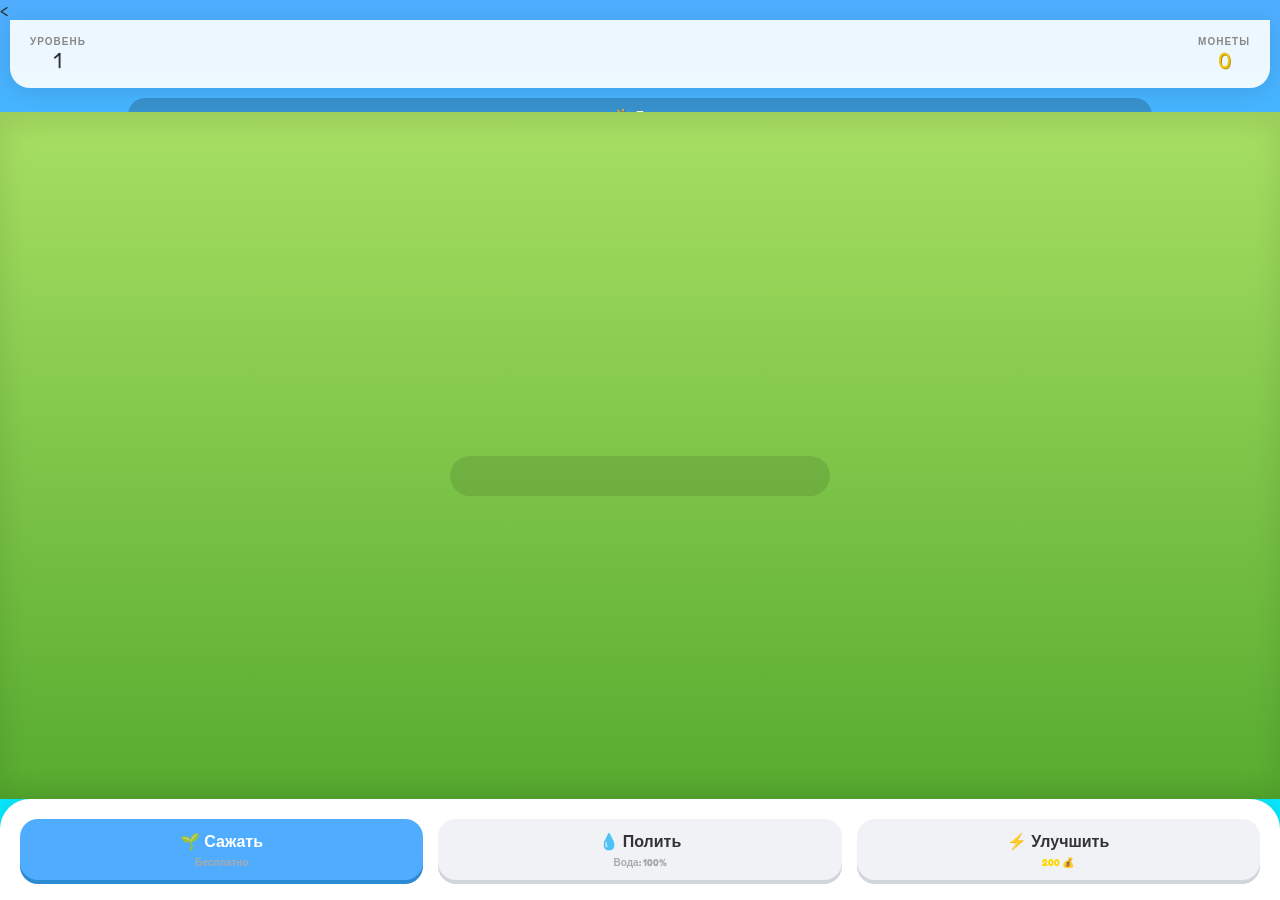
<file: city/index.html>
<<!DOCTYPE html>
<html lang="ru">
<head>
    <meta charset="UTF-8">
    <meta name="viewport" content="width=device-width, initial-scale=1.0, maximum-scale=1.0, user-scalable=no">
    <title>Farm Arcade</title>
    <script src="https://telegram.org/js/telegram-web-app.js"></script>
    
        <style>
    @import url('https://fonts.googleapis.com/css2?family=Fredoka+One&display=swap');

    :root {
        --sky-top: #4facfe;
        --sky-bot: #00f2fe;
        --grass: #76b852;
        --dirt: #8d6e63;
        --dirt-dark: #5d4037;
        --panel: #ffffff;
        --text: #333;
    }

    body {
        background: linear-gradient(to bottom, var(--sky-top), var(--sky-bot));
        color: var(--text);
        font-family: 'Fredoka One', cursive, sans-serif;
        margin: 0;
        padding: 0;
        overflow: hidden;
        user-select: none;
        -webkit-user-select: none;
        height: 100vh;
        display: flex;
        flex-direction: column;
    }

    /* Тряска экрана */
    .shake { animation: shake 0.5s cubic-bezier(.36,.07,.19,.97) both; }
    @keyframes shake { 10%, 90% { transform: translate3d(-2px, 1px, 0); } 20%, 80% { transform: translate3d(4px, -2px, 0); } 30%, 50%, 70% { transform: translate3d(-6px, 3px, 0); } 40%, 60% { transform: translate3d(6px, -3px, 0); } }

    /* Верхняя панель (теперь белая и чистая) */
    .header {
        padding: 15px 20px;
        background: rgba(255, 255, 255, 0.9);
        backdrop-filter: blur(5px);
        display: flex;
        justify-content: space-between;
        align-items: center;
        box-shadow: 0 4px 20px rgba(0,0,0,0.1);
        border-radius: 0 0 20px 20px;
        z-index: 10;
        margin: 0 10px;
    }
    .stat-box { text-align: center; }
    .stat-label { font-size: 10px; color: #888; text-transform: uppercase; letter-spacing: 1px; font-weight: bold; }
    .stat-value { font-size: 22px; color: #333; }
    #money { color: #f1c40f; text-shadow: 1px 1px 0 #b7950b; }

    /* Погода */
    .weather-bar {
        margin-top: 10px;
        height: 34px;
        background: rgba(0,0,0,0.2);
        border-radius: 17px;
        display: flex;
        align-items: center;
        justify-content: center;
        font-size: 14px;
        color: #fff;
        width: 80%;
        align-self: center;
        text-shadow: 0 1px 2px rgba(0,0,0,0.3);
        transition: all 0.5s;
    }
    .weather-active { background: #ff6b6b; transform: scale(1.05); box-shadow: 0 0 15px #ff6b6b; }

    /* Игровое поле */
    .game-area {
        flex: 1;
        display: flex;
        justify-content: center;
        align-items: center;
        position: relative;
        background: url('https://www.transparenttextures.com/patterns/grass.png'), linear-gradient(to bottom, #a8e063, #56ab2f); /* Текстура травы */
        background-size: 200px, cover;
        margin-top: -20px; /* Заезжаем под хедер */
        padding-top: 40px;
        z-index: 1;
        box-shadow: inset 0 10px 30px rgba(0,0,0,0.1);
    }
    
    .grid {
        display: grid;
        grid-template-columns: repeat(3, 1fr);
        gap: 15px;
        width: 85%;
        max-width: 340px;
        padding: 20px;
        background: rgba(0,0,0,0.1);
        border-radius: 30px;
    }

    /* Грядки - теперь похожи на землю */
    .tile {
        aspect-ratio: 1;
        background: var(--dirt);
        border: 4px solid var(--dirt-dark);
        border-radius: 20px;
        position: relative;
        cursor: pointer;
        transition: transform 0.1s;
        box-shadow: inset 5px 5px 10px rgba(0,0,0,0.3), 0 5px 0 var(--dirt-dark);
        display: flex;
        justify-content: center;
        align-items: center;
        font-size: 45px;
        overflow: hidden;
    }
    .tile:active { transform: translateY(5px); box-shadow: inset 5px 5px 10px rgba(0,0,0,0.3), 0 0 0 var(--dirt-dark); }
    
    /* Состояния грядок */
    .tile.growing { font-size: 30px; animation: breathe 2s infinite ease-in-out; }
    @keyframes breathe { 0%, 100% { transform: scale(1); } 50% { transform: scale(1.05); } }

    .tile.ready { 
        background: #a1887f; /* Сухая земля */
        border-color: #795548;
        box-shadow: 0 0 20px rgba(255, 255, 255, 0.4), 0 5px 0 #795548;
    }
    .tile.ready::after {
        content: '✨';
        position: absolute;
        top: 5px; right: 5px;
        font-size: 15px;
        animation: spin 2s linear infinite;
    }

    .tile.golden { 
        background: radial-gradient(circle, #ffd700, #ff8c00); 
        border-color: #b8860b;
        animation: glow 0.5s infinite alternate; 
    }
    @keyframes glow { from { box-shadow: 0 0 10px #ffd700; } to { box-shadow: 0 0 30px #ffd700; } }

    /* Спиннер */
    .progress-ring {
        position: absolute; top: 0; left: 0; width: 100%; height: 100%;
        border-radius: 16px;
        border: 4px solid rgba(255,255,255,0.3);
        border-top-color: #fff;
        animation: spin 1s linear infinite;
        opacity: 0.5;
        display: none;
        pointer-events: none;
    }
    @keyframes spin { to { transform: rotate(360deg); } }

    /* Комбо UI */
    .combo-container {
        position: absolute;
        top: 15%;
        left: 50%;
        transform: translateX(-50%);
        pointer-events: none;
        opacity: 0;
        transition: opacity 0.2s;
        text-align: center;
        z-index: 20;
    }
    .combo-text { 
        font-size: 48px; 
        color: #ff0055; 
        font-weight: 900;
        text-shadow: 3px 3px 0 #fff, 0 0 20px rgba(255,0,85,0.5); 
        transform: rotate(-5deg); 
    }
    .combo-timer { width: 100%; height: 8px; background: rgba(0,0,0,0.3); margin-top: 5px; border-radius: 4px; overflow: hidden; }
    .combo-fill { height: 100%; background: #ff0055; width: 100%; }

    /* Нижняя панель */
    .controls {
        background: #fff;
        padding: 20px;
        border-radius: 30px 30px 0 0;
        display: grid;
        grid-template-columns: 1fr 1fr 1fr;
        gap: 15px;
        box-shadow: 0 -5px 30px rgba(0,0,0,0.1);
        z-index: 10;
    }
    .btn {
        background: #f0f2f5;
        color: #333;
        border: none;
        padding: 12px;
        border-radius: 18px;
        font-family: inherit;
        font-size: 16px;
        font-weight: bold;
        cursor: pointer;
        display: flex;
        flex-direction: column;
        align-items: center;
        gap: 5px;
        transition: all 0.2s;
        box-shadow: 0 4px 0 #d1d5db;
    }
    .btn:active { transform: translateY(4px); box-shadow: 0 0 0 #d1d5db; }
    
    .btn.active { background: #4facfe; color: white; box-shadow: 0 4px 0 #2c8ad3; }
    .btn.active:active { box-shadow: 0 0 0 #2c8ad3; }

    /* Частицы */
    .particle {
        position: absolute;
        pointer-events: none;
        animation: flyUp 0.8s ease-out forwards;
        font-weight: 900;
        font-size: 24px;
        z-index: 100;
        text-shadow: 0 2px 0 #fff;
    }
    @keyframes flyUp { 0% { transform: translateY(0) scale(1); opacity: 1; } 100% { transform: translateY(-80px) scale(1.5); opacity: 0; } }
    </style>
</head>
<body>

    <div class="header">
        <div class="stat-box">
            <div class="stat-label">Уровень</div>
            <div class="stat-value" id="lvl">1</div>
        </div>
        <div class="stat-box">
            <div class="stat-label">Монеты</div>
            <div class="stat-value" id="money">0</div>
        </div>
    </div>

    <div class="weather-bar" id="weather">☀️ Ясно</div>

    <div class="game-area" id="game-area">
        <div class="combo-container" id="combo-ui">
            <div class="combo-text" id="combo-text">x2 COMBO!</div>
            <div class="combo-timer"><div class="combo-fill" id="combo-bar"></div></div>
        </div>

        <div class="grid" id="grid">
            <!-- Генерируется JS -->
        </div>
    </div>

    <div class="controls">
        <button class="btn active" id="btn-plant" onclick="setMode('plant')">
            <span>🌱 Сажать</span>
            <span style="font-size:10px; color:#aaa">Бесплатно</span>
        </button>
        <button class="btn" id="btn-water" onclick="setMode('water')">
            <span>💧 Полить</span>
            <span style="font-size:10px; color:#aaa">Вода: <span id="water-val">100</span>%</span>
        </button>
        <button class="btn" onclick="buyUpgrade()">
            <span>⚡ Улучшить</span>
            <span style="font-size:10px; color:#ffd700">200 💰</span>
        </button>
    </div>

<script>
    const tg = window.Telegram.WebApp;
    tg.expand();

    // --- НАСТРОЙКИ ---
    const CONFIG = {
        baseGrowTime: 2000,
        comboWindow: 1500, // мс на продолжение комбо
        weatherDuration: 8000,
        weatherInterval: 15000
    };
      
    // --- СОСТОЯНИЕ ---
    let game = {
        money: 0,
        level: 1,
        xp: 0,
        water: 100,
        tiles: Array(9).fill().map(() => ({ state: 'empty', timer: 0, isGold: false })),
        combo: 0,
        comboTimer: 0,
        mode: 'plant', // 'plant' or 'water'
        weather: 'sun', // 'sun', 'rain', 'drought'
        speedMult: 1
    };

    let lastTime = 0;

    // --- ИНИЦИАЛИЗАЦИЯ ---
    function init() {
        renderGrid();
        requestAnimationFrame(loop);
        setInterval(weatherCycle, CONFIG.weatherInterval);
    }

    // --- ГЛАВНЫЙ ЦИКЛ ---
    function loop(timestamp) {
        const dt = timestamp - lastTime;
        lastTime = timestamp;

        // 1. Обновление таймеров грядок
        game.tiles.forEach((tile, i) => {
            if (tile.state === 'growing') {
                let growSpeed = 1 * game.speedMult;
                if (game.weather === 'rain') growSpeed *= 2;
                if (game.weather === 'drought') growSpeed *= 0.5;

                tile.timer += dt * growSpeed;

                // Визуал прогресса (спиннер)
                const el = document.getElementById(`tile-${i}`);
                if (el) {
                    const spinner = el.querySelector('.progress-ring');
                    if (spinner) spinner.style.display = 'block';
                }

                if (tile.timer >= CONFIG.baseGrowTime) {
                    tile.state = 'ready';
                    tile.timer = 0;
                    
                    // Шанс на золото
                    if (Math.random() < 0.05) { // 5% шанс
                        tile.isGold = true;
                        // Золотая гниет быстро!
                        setTimeout(() => {
                            if (tile.state === 'ready' && tile.isGold) {
                                tile.state = 'empty';
                                tile.isGold = false;
                                renderTile(i);
                                tg.HapticFeedback.notificationOccurred('error');
                            }
                        }, 3000);
                    }
                    renderTile(i);
                    tg.HapticFeedback.impactOccurred('light');
                }
            }
        });

        // 2. Обновление комбо
        if (game.combo > 0) {
            game.comboTimer -= dt;
            const comboUi = document.getElementById('combo-ui');
            const comboBar = document.getElementById('combo-bar');
            
            if (game.comboTimer <= 0) {
                game.combo = 0;
                comboUi.style.opacity = '0';
            } else {
                comboUi.style.opacity = '1';
                comboBar.style.width = (game.comboTimer / CONFIG.comboWindow * 100) + '%';
            }
        }

        // 3. Восстановление воды
        if (game.weather === 'rain') game.water = 100;
        else if (game.water < 100) game.water += 0.05;
        
        document.getElementById('water-val').innerText = Math.floor(game.water);

        requestAnimationFrame(loop);
    }

    // --- ЛОГИКА КЛИКОВ ---
    function handleTileClick(index) {
        const tile = game.tiles[index];
        const el = document.getElementById(`tile-${index}`);

        // СБОР УРОЖАЯ
        if (tile.state === 'ready') {
            // Расчет награды
            let reward = 10;
            if (tile.isGold) reward = 500;
            
            // Комбо множитель
            game.combo++;
            game.comboTimer = CONFIG.comboWindow;
            
            // Обновление UI комбо
            const comboText = document.getElementById('combo-text');
            comboText.innerText = `x${game.combo} COMBO!`;
            // Тряска экрана на высоких комбо
            if (game.combo >= 3) {
                document.body.classList.remove('shake');
                void document.body.offsetWidth; // trigger reflow
                document.body.classList.add('shake');
                tg.HapticFeedback.impactOccurred('heavy');
            } else {
                tg.HapticFeedback.impactOccurred('medium');
            }

            const totalReward = reward * game.combo;
            game.money += totalReward;
            game.xp += 10;
            
            // Сброс тайла
            tile.state = 'empty';
            tile.isGold = false;
            
            // Эффекты
            spawnParticle(el, `+${totalReward}`, tile.isGold ? '#ffd700' : '#fff');
            checkLevelUp();
            updateUI();
            renderTile(index);
            return;
        }

        // ПОСАДКА
        if (tile.state === 'empty' && game.mode === 'plant') {
            tile.state = 'growing';
            tile.timer = 0;
            renderTile(index);
            tg.HapticFeedback.selectionChanged();
            return;
        }

        // ПОЛИВ (Ускорение)
        if (tile.state === 'growing' && game.mode === 'water') {
            if (game.water >= 20) {
                game.water -= 20;
                tile.timer += 1000; // +1 секунда роста
                spawnParticle(el, "⚡", "#4cc9f0");
                tg.HapticFeedback.impactOccurred('light');
            } else {
                spawnParticle(el, "Нет воды!", "#ff4444");
            }
        }
    }

    // --- ПОГОДА ---
    function weatherCycle() {
        const rand = Math.random();
        const bar = document.getElementById('weather');
        
        if (rand < 0.3) {
            game.weather = 'rain';
            bar.innerText = '⛈️ ЛИВЕНЬ! (Вода ∞, Рост x2)';
            bar.className = 'weather-bar weather-active';
            document.body.style.background = '#162447';
        } else if (rand > 0.8) {
            game.weather = 'drought';
            bar.innerText = '🌵 ЗАСУХА! (Рост замедлен)';
            bar.className = 'weather-bar';
            bar.style.background = '#5d4037';
        } else {
            game.weather = 'sun';
            bar.innerText = '☀️ Ясно';
            bar.className = 'weather-bar';
            document.body.style.background = '#1a1a2e';
        }

        setTimeout(() => {
            game.weather = 'sun';
            bar.innerText = '☀️ Ясно';
            bar.className = 'weather-bar';
            document.body.style.background = '#1a1a2e';
        }, CONFIG.weatherDuration);
    }

    // --- РЕНДЕРИНГ ---
    function renderGrid() {
        const grid = document.getElementById('grid');
        grid.innerHTML = '';
        game.tiles.forEach((_, i) => {
            const el = document.createElement('div');
            el.id = `tile-${i}`;
            el.className = 'tile';
            el.onclick = () => handleTileClick(i);
            
            // Спиннер загрузки
            const spinner = document.createElement('div');
            spinner.className = 'progress-ring';
            el.appendChild(spinner);

            grid.appendChild(el);
            renderTile(i);
        });
    }

    function renderTile(index) {
        const tile = game.tiles[index];
        const el = document.getElementById(`tile-${index}`);
        const spinner = el.querySelector('.progress-ring');

        el.className = 'tile';
        el.innerText = '';
        spinner.style.display = 'none';

        if (tile.state === 'empty') {
            // пусто
        } else if (tile.state === 'growing') {
            el.innerText = '🌱';
            spinner.style.display = 'block';
        } else if (tile.state === 'ready') {
            el.classList.add('ready');
            if (tile.isGold) {
                el.classList.add('golden');
                el.innerText = '🏆';
            } else {
                el.innerText = '🥕';
            }
        }
        
        // Возвращаем спиннер на место, так как innerText его затирает
        if(tile.state !== 'empty') el.appendChild(spinner);
    }

    function spawnParticle(parent, text, color) {
        const p = document.createElement('div');
        p.className = 'particle';
        p.innerText = text;
        p.style.color = color;
        
        const rect = parent.getBoundingClientRect();
        p.style.left = (rect.left + rect.width/2 - 10) + 'px';
        p.style.top = (rect.top) + 'px';
        
        document.body.appendChild(p);
        setTimeout(() => p.remove(), 1000);
    }

    function updateUI() {
        document.getElementById('money').innerText = game.money;
        document.getElementById('lvl').innerText = game.level;
    }

    function checkLevelUp() {
        const needed = game.level * 100;
        if (game.xp >= needed) {
            game.level++;
            game.xp = 0;
            game.speedMult += 0.1; // Игра ускоряется с каждым уровнем!
            tg.HapticFeedback.notificationOccurred('success');
            alert(`УРОВЕНЬ ${game.level}! Скорость роста увеличена!`);
        }
    }

    function setMode(m) {
        game.mode = m;
        document.querySelectorAll('.btn').forEach(b => b.classList.remove('active'));
        if(m === 'plant') document.getElementById('btn-plant').classList.add('active');
        if(m === 'water') document.getElementById('btn-water').classList.add('active');
    }

    function buyUpgrade() {
        if (game.money >= 200) {
            game.money -= 200;
            CONFIG.baseGrowTime *= 0.9; // Ускоряем рост глобально на 10%
            updateUI();
            tg.HapticFeedback.notificationOccurred('success');
            spawnParticle(document.body, "УСКОРЕНИЕ!", "#ffd700");
        } else {
            tg.HapticFeedback.notificationOccurred('error');
        }
    }

    init();
</script>
</body>
</html>
</file>
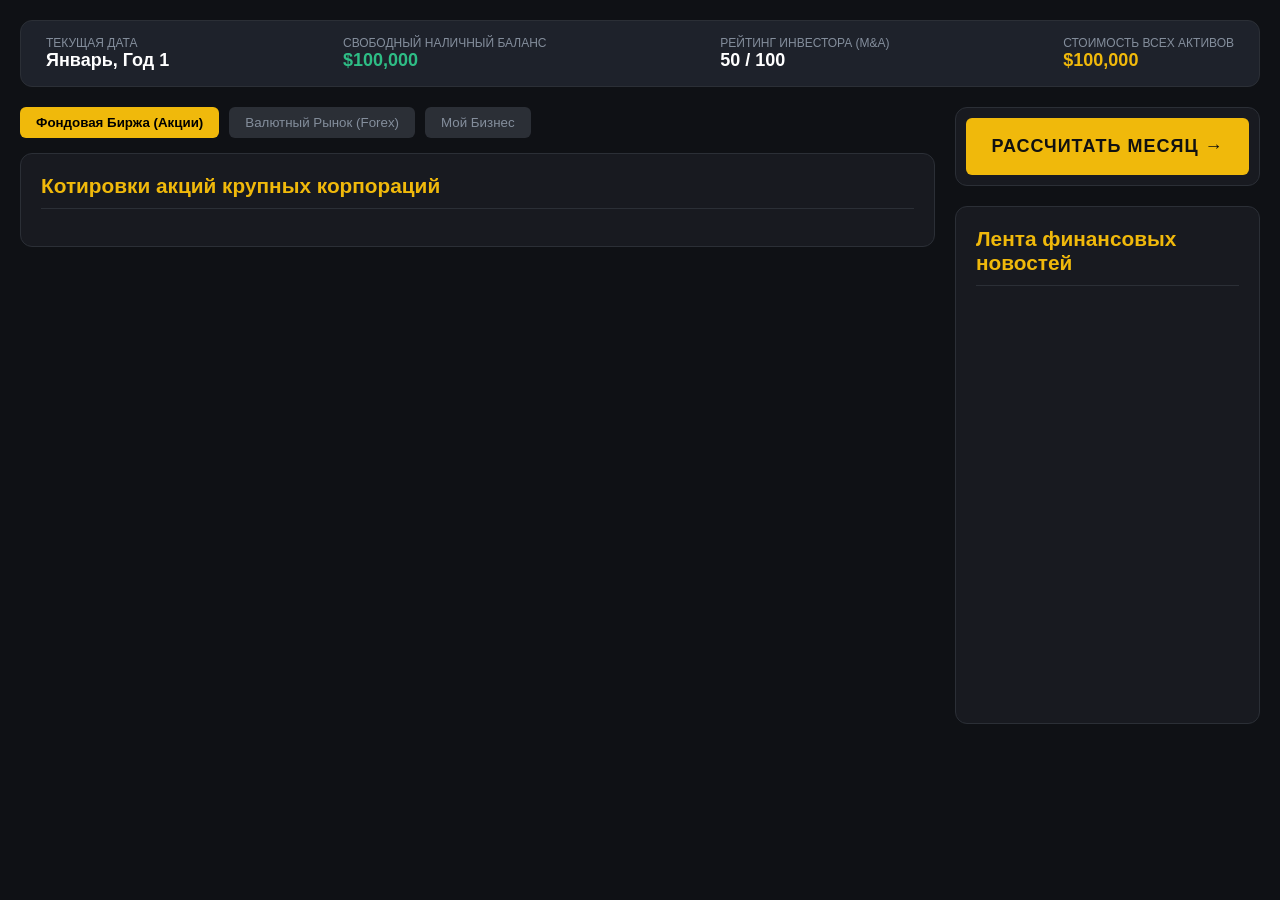
<file: Eco/index.html>
<!DOCTYPE html>
<html lang="ru">
<head>
    <meta charset="UTF-8">
    <title>Magnate OS — Экономическая Стратегия</title>
    <style>
        body { font-family: 'Segoe UI', sans-serif; background: #0f1115; color: #e4e6eb; margin: 0; padding: 20px; }
        .container { max-width: 1300px; margin: 0 auto; display: grid; grid-template-columns: 3fr 1fr; gap: 20px; }
        .card { background: #181a20; border: 1px solid #2b2f36; padding: 20px; border-radius: 12px; margin-bottom: 20px; }
        .header { display: flex; justify-content: space-between; align-items: center; background: #1e222b; padding: 15px 25px; border-radius: 12px; margin-bottom: 20px; border: 1px solid #2b2f36; }
        h2 { margin-top: 0; color: #f0b90b; font-size: 1.3rem; border-bottom: 1px solid #2b2f36; padding-bottom: 10px; }
        .grid-market { display: grid; grid-template-columns: 1fr; gap: 12px; }
        .asset-row { display: flex; align-items: center; justify-content: space-between; background: #20242c; padding: 12px; border-radius: 8px; border: 1px solid #2b2f36; }
        .asset-info { flex: 2; }
        .asset-graph { flex: 2; text-align: center; }
        .asset-actions { flex: 2; display: flex; gap: 8px; justify-content: flex-end; align-items: center; }
        canvas { background: #15181f; border-radius: 4px; border: 1px solid #2b2f36; }
        .btn { background: #2ebd85; color: white; border: none; padding: 8px 14px; cursor: pointer; border-radius: 6px; font-weight: 600; font-size: 13px; }
        .btn:hover { background: #26a671; }
        .btn-sell { background: #df294a; }
        .btn-sell:hover { background: #c6223e; }
        .btn-upgrade { background: #f0b90b; color: #000; }
        .btn-upgrade:hover { background: #dda80a; }
        .btn-next { background: #f0b90b; color: #111; width: 100%; padding: 18px; font-size: 18px; font-weight: bold; text-transform: uppercase; letter-spacing: 1px; }
        .btn-next:hover { background: #dda80a; }
        .news-box { height: 400px; overflow-y: auto; font-size: 13px; }
        .news-item { padding: 10px; border-bottom: 1px solid #2b2f36; line-height: 1.4; color: #b7bdc6; }
        .news-important { color: #f0b90b; font-weight: bold; }
        .stat-val { font-size: 18px; font-weight: bold; color: #fff; }
        .stat-lbl { font-size: 12px; color: #848e9c; }
        input[type="number"] { width: 70px; background: #15181f; color: #fff; border: 1px solid #474d57; padding: 6px; border-radius: 4px; text-align: center; }
        .tabs { display: flex; gap: 10px; margin-bottom: 15px; }
        .tab-btn { background: #2b2f36; color: #848e9c; border: none; padding: 8px 16px; border-radius: 6px; cursor: pointer; }
        .tab-btn.active { background: #f0b90b; color: #000; font-weight: bold; }
    </style>
</head>
<body>

<div class="header">
    <div><div class="stat-lbl">ТЕКУЩАЯ ДАТА</div><div class="stat-val"><span id="cur-month">Январь</span>, Год <span id="cur-year">1</span></div></div>
    <div><div class="stat-lbl">СВОБОДНЫЙ НАЛИЧНЫЙ БАЛАНС</div><div class="stat-val" style="color: #2ebd85;">$<span id="p-money">100,000</span></div></div>
    <div><div class="stat-lbl">РЕЙТИНГ ИНВЕСТОРА (M&A)</div><div class="stat-val"><span id="p-rating">50</span> / 100</div></div>
    <div><div class="stat-lbl">СТОИМОСТЬ ВСЕХ АКТИВОВ</div><div class="stat-val" style="color: #f0b90b;">$<span id="p-portfolio">100,000</span></div></div>
</div>

<div class="container">
    <div>
        <!-- ВКЛАДКИ РЫНКОВ -->
        <div class="tabs">
            <button class="tab-btn active" onclick="game.switchTab('stocks')">Фондовая Биржа (Акции)</button>
            <button class="tab-btn" onclick="game.switchTab('forex')">Валютный Рынок (Forex)</button>
            <button class="tab-btn" onclick="game.switchTab('my-biz')">Мой Бизнес</button>
        </div>

        <!-- СЕКЦИЯ: АКЦИИ -->
        <div id="sec-stocks" class="card">
            <h2>Котировки акций крупных корпораций</h2>
            <div id="stocks-list" class="grid-market"></div>
        </div>

        <!-- СЕКЦИЯ: ВАЛЮТА -->
        <div id="sec-forex" class="card" style="display:none;">
            <h2>Курсы мировых валют (база: USD)</h2>
            <div id="forex-list" class="grid-market"></div>
        </div>

        <!-- СЕКЦИЯ: МОЙ БИЗНЕС -->
        <div id="sec-my-biz" class="card" style="display:none;">
            <h2>Управление собственными предприятиями</h2>
            <div id="my-business-zone"></div>
        </div>
    </div>

    <!-- БОКОВАЯ ПАНЕЛЬ -->
    <div>
        <div class="card" style="padding: 10px;">
            <button class="btn btn-next" onclick="game.nextTurn()">Рассчитать месяц →</button>
        </div>
        <div class="card">
            <h2>Лента финансовых новостей</h2>
            <div id="news-feed" class="news-box"></div>
        </div>
    </div>
</div>
<script>
const MONTHS = ["Январь", "Февраль", "Март", "Апрель", "Май", "Июнь", "Июль", "Август", "Сентябрь", "Октябрь", "Ноябрь", "Декабрь"];

class Game {
        constructor() {
        this.money = 100000;
        this.rating = 50;
        this.monthIdx = 0;
        this.year = 1;
        this.currentTab = 'stocks';

        // ИИ Компании на рынке (Исправлено: добавлены массивы начальной истории)
        this.companies = [
            { id: 1, name: "Apex Tech Inc.", price: 120, history:, dividend: 4.5, stability: 65, owned: 0, volatility: 0.04, trend: 0.01, isAI: true },
            { id: 2, name: "Nord Crude Oil", price: 340, history:, dividend: 18.0, stability: 75, owned: 0, volatility: 0.03, trend: 0.005, isAI: true },
            { id: 3, name: "BioGen Lab", price: 45, history:, dividend: 0.0, stability: 35, owned: 0, volatility: 0.09, trend: 0.02, isAI: true },
            { id: 4, name: "Quantum Retail", price: 85, history:, dividend: 2.1, stability: 50, owned: 0, volatility: 0.04, trend: 0.008, isAI: true }
        ];

        // Фиатные валюты (Курс к USD)
        this.currencies = [
            { id: "EUR", name: "Евро (EUR/USD)", rate: 1.09, history: [1.11,1.10,1.08,1.09,1.11,1.12,1.10,1.09,1.08,1.07,1.08,1.09], owned: 0, volatility: 0.015 },
            { id: "CNY", name: "Юань (USD/CNY)", rate: 7.21, history: [7.15,7.18,7.20,7.22,7.25,7.23,7.21,7.19,7.22,7.24,7.23,7.21], owned: 0, volatility: 0.012 }
        ];

        // Свои компании игрока
        this.myCompanies = [];
        this.news = ["Инвестиционные рынки открыты. Рассчитывайте риски взвешенно."];
    }

    

    init() {
        this.render();
    }

    switchTab(tabId) {
        this.currentTab = tabId;
        document.querySelectorAll('.tab-btn').forEach(b => b.classList.remove('active'));
        
        if (event && event.target) {
            event.target.classList.add('active');
        }
        
        document.getElementById('sec-stocks').style.display = tabId === 'stocks' ? 'block' : 'none';
        document.getElementById('sec-forex').style.display = tabId === 'forex' ? 'block' : 'none';
        document.getElementById('sec-my-biz').style.display = tabId === 'my-biz' ? 'block' : 'none';
        this.render();
    }

    // Отрисовка мини-графиков цен на HTML Canvas
    drawChart(canvasId, data, isPositive = true) {
        const canvas = document.getElementById(canvasId);
        if (!canvas) return;
        const ctx = canvas.getContext('2d');
        ctx.clearRect(0, 0, canvas.width, canvas.height);

        const min = Math.min(...data) * 0.98;
        const max = Math.max(...data) * 1.02;
        const range = max - min;

        ctx.beginPath();
        ctx.strokeStyle = isPositive ? '#2ebd85' : '#df294a';
        ctx.lineWidth = 2;

        for (let i = 0; i < data.length; i++) {
            const x = (canvas.width / (data.length - 1)) * i;
            const y = canvas.height - ((data[i] - min) / range) * canvas.height;
            if (i === 0) ctx.moveTo(x, y); else ctx.lineTo(x, y);
        }
        ctx.stroke();
    }

    calculatePortfolioValue() {
        let stockVal = this.companies.reduce((sum, c) => sum + (c.owned * c.price), 0);
        let forexVal = this.currencies.reduce((sum, cur) => {
            return sum + (cur.id === "EUR" ? cur.owned * cur.rate : cur.owned / cur.rate);
        }, 0);
        let bizVal = this.myCompanies.reduce((sum, c) => sum + c.capitalization, 0);
        return this.money + stockVal + forexVal + bizVal;
    }

    render() {
        document.getElementById("p-money").innerText = Math.round(this.money).toLocaleString();
        document.getElementById("p-rating").innerText = Math.round(this.rating);
        document.getElementById("cur-month").innerText = MONTHS[this.monthIdx];
        document.getElementById("cur-year").innerText = this.year;
        document.getElementById("p-portfolio").innerText = Math.round(this.calculatePortfolioValue()).toLocaleString();

        // 1. Рендер акций
        if (this.currentTab === 'stocks') {
            const list = document.getElementById("stocks-list");
            list.innerHTML = "";
            this.companies.forEach(c => {
                const div = document.createElement("div");
                div.className = "asset-row";
                const direction = c.history[c.history.length-1] >= c.history[c.history.length-2];
                div.innerHTML = `
                    <div class="asset-info">
                        <strong>${c.name}</strong><br>
                        <small style="color:${direction?'#2ebd85':'#df294a'}">Цена: $${c.price.toFixed(2)}</small> | 
                        <small>Див. год: $${c.dividend}/акц.</small>
                    </div>
                    <div class="asset-graph"><canvas id="chart-stock-${c.id}" width="140" height="40"></canvas></div>
                    <div class="asset-info" style="text-align:center;">В портфеле: <br><strong>${c.owned} шт.</strong></div>
                    <div class="asset-actions">
                        <input type="number" id="qty-stock-${c.id}" value="10" min="1">
                        <button class="btn" onclick="game.tradeStock(${c.id}, true)">Купить</button>
                        <button class="btn btn-sell" onclick="game.tradeStock(${c.id}, false)">Продать</button>
                        <button class="btn btn-upgrade" onclick="game.proposeMAndA(${c.id})">Выкупить компанию</button>
                    </div>
                `;
                list.appendChild(div);
                this.drawChart(`chart-stock-${c.id}`, c.history, direction);
            });
        }

        // 2. Рендер Forex
        if (this.currentTab === 'forex') {
            const list = document.getElementById("forex-list");
            list.innerHTML = "";
            this.currencies.forEach(c => {
                const div = document.createElement("div");
                div.className = "asset-row";
                const direction = c.history[c.history.length-1] >= c.history[c.history.length-2];
                div.innerHTML = `
                    <div class="asset-info">
                        <strong>${c.name}</strong><br>
                        <small>Курс: ${c.rate.toFixed(4)}</small>
                    </div>
                    <div class="asset-graph"><canvas id="chart-forex-${c.id}" width="140" height="40"></canvas></div>
                    <div class="asset-info" style="text-align:center;">Резерв: <br><strong>${Math.round(c.owned).toLocaleString()} ед.</strong></div>
                    <div class="asset-actions">
                        <input type="number" id="qty-forex-${c.id}" value="1000" min="10">
                        <button class="btn" onclick="game.tradeForex('${c.id}', true)">Купить</button>
                        <button class="btn btn-sell" onclick="game.tradeForex('${c.id}', false)">Продать</button>
                    </div>
                `;
                list.appendChild(div);
                this.drawChart(chart-forex-${c.id}, c.history, direction);
        }
        }

        // 3. Рендер своего бизнеса
        if (this.currentTab === 'my-biz') {
            const zone = document.getElementById("my-business-zone");
            if (this.myCompanies.length === 0) {
                zone.innerHTML = `
                    <p>У вас пока нет зарегистрированных холдингов. Открытие корпорации обеспечит постоянную генерацию прибыли, но требует регулярных инвестиций в развитие.</p>
                    <button class="btn btn-upgrade" onclick="game.establishCompany()">Учредить Корпорацию ($150,000)</button>
                `;
            } else {
                zone.innerHTML = "";
                this.myCompanies.forEach((biz, index) => {
                    const div = document.createElement("div");
                    div.style = "background:#20242c; padding:15px; border-radius:8px; border:1px solid #2b2f36; margin-bottom:15px;";
                    div.innerHTML = `
                        <h3>🏢 ${biz.name}</h3>
                        <p>Уровень мощностей: <strong>Lvl ${biz.level}</strong> | Персонал: <strong>${biz.level * 12} чел.</strong></p>
                        <p>Рыночная капитализация бизнеса: <strong>$${Math.round(biz.capitalization).toLocaleString()}</strong></p>
                        <p>Чистая прогнозируемая доходность: <span style="color:#2ebd85">+$${Math.round(biz.monthlyRevenue).toLocaleString()} / мес.</span></p>
                        <small>Дивидендный фонд компании накопил: $${Math.round(biz.dividendPool).toLocaleString()} (Выплата в Декабре)</small>
                        <div style="margin-top:15px; display:flex; gap:10px;">
                            <button class="btn btn-upgrade" onclick="game.upgradeBusiness(${index})">Модернизировать производство (-$${Math.round(biz.level * 40000)})</button>
                            <button class="btn" style="background:#008CBA;" onclick="game.injectCapital(${index})">Инвестировать $25,000 в капитализацию</button>
                        </div>
                    `;
                    zone.appendChild(div);
                });
            }
        }

        // Новости
        const newsFeed = document.getElementById("news-feed");
        newsFeed.innerHTML = this.news.map(n => `<div class="news-item">${n}</div>`).join("");
    }
    tradeStock(id, isBuy) {
        const c = this.companies.find(item => item.id === id);
        const qty = parseInt(document.getElementById(`qty-stock-${id}`).value);
        if (isNaN(qty) || qty <= 0) return;

        if (isBuy) {
            const cost = c.price * qty;
            if (this.money >= cost) {
                this.money -= cost;
                c.owned += qty;
                this.rating = Math.min(100, this.rating + (qty * 0.002));
                this.news.unshift(`🔹 Сделка: Куплено ${qty} шт. акций ${c.name} за $${Math.round(cost)}`);
            } else alert("Недостаточно капитала!");
        } else {
            if (c.owned >= qty) {
                const revenue = c.price * qty;
                this.money += revenue;
                c.owned -= qty;
                this.news.unshift(`🔸 Сделка: Продано ${qty} шт. акций ${c.name} за $${Math.round(revenue)}`);
            } else alert("У вас нет такого количества акций!");
        }
        this.render();
    }

    tradeForex(id, isBuy) {
        const cur = this.currencies.find(item => item.id === id);
        const qty = parseFloat(document.getElementById(`qty-forex-${id}`).value);
        if (isNaN(qty) || qty <= 0) return;

        let costInUSD = (id === "EUR") ? qty * cur.rate : qty / cur.rate;

        if (isBuy) {
            if (this.money >= costInUSD) {
                this.money -= costInUSD;
                cur.owned += qty;
                this.news.unshift(`💱 Forex: Приобретено ${qty} единиц ${id}`);
            } else alert("Недостаточно долларов для конвертации.");
        } else {
            if (cur.owned >= qty) {
                this.money += costInUSD;
                cur.owned -= qty;
                this.news.unshift(`💱 Forex: Продано ${qty} единиц ${id}`);
            } else alert("Недостаточно валютных резервов данного типа.");
        }
        this.render();
    }

    proposeMAndA(id) {
        const c = this.companies.find(item => item.id === id);
        const requiredRating = c.stability;
        const offerPrice = c.price * 1200; // Полный контроль с премией к рынку

        if (this.rating < requiredRating) {
            this.news.unshift(`<span class="news-important">❌ M&A Отказ: Совет директоров ${c.name} отклонил предложение. Ваш репутационный рейтинг инвестора (${Math.round(this.rating)}) ниже требуемого (${requiredRating}).</span>`);
            this.rating = Math.max(0, this.rating - 3);
            this.render();
            return;
        }

        if (this.money < offerPrice) {
            alert(`Для проведения сделки поглощения требуется капитал в размере $${offerPrice.toLocaleString()}`);
            return;
        }

        this.money -= offerPrice;
        c.owned += 1500; // Мажоритарный пакет
        this.rating = Math.min(100, this.rating + 20);
        this.news.unshift(`<span class="news-important">🎉 ПОГЛОЩЕНИЕ: Вы выкупили контрольный пакет акций ${c.name} за $${Math.round(offerPrice).toLocaleString()}. Компания перешла под ваше управление!</span>`);
        this.render();
    }

    establishCompany() {
        if (this.money >= 150000) {
            this.money -= 150000;
            this.myCompanies.push({
                name: "United Holdings Group",
                level: 1,
                capitalization: 150000,
                monthlyRevenue: 12000,
                dividendPool: 0
            });
            this.news.unshift("🏢 ЭКОНОМИКА: Вы зарегистрировали частную корпорацию. Развивайте мощности во вкладке 'Мой бизнес'.");
            this.render();
        } else alert("Регистрация компании и формирование уставного капитала стоят $150,000.");
    }

    upgradeBusiness(idx) {
        const biz = this.myCompanies[idx];
        const cost = biz.level * 40000;
        if (this.money >= cost) {
            this.money -= cost;
            biz.level += 1;
            biz.capitalization += cost * 1.2; 
            biz.monthlyRevenue = biz.level * 14000 + (Math.random() * 3000);
            this.news.unshift(`📈 Развитие: Компания ${biz.name} модернизирована до уровня ${biz.level}. Выпуск продукции увеличен.`);
            this.render();
        } else alert("Недостаточно средств для улучшения технологических линий.");
    }

    injectCapital(idx) {
        const biz = this.myCompanies[idx];
        if (this.money >= 25000) {
            this.money -= 25000;
            biz.capitalization += 25000;
            biz.monthlyRevenue += 1500;
            this.news.unshift(`💰 Капитал: В уставной фонд ${biz.name} внесено $25,000. Оценка стоимости на рынке выросла.`);
            this.render();
        }
    }

    // ПОМЕСЯЧНЫЙ ЦИКЛ СИМУЛЯЦИИ РЫНКА (Случайные блуждания)
    nextTurn() {
        this.monthIdx++;
        if (this.monthIdx >= 12) {
            this.monthIdx = 0;
            this.year++;
            this.payoutAnnualDividends(); 
        }

        // Плавное обновление котировок акций
        this.companies.forEach(c => {
            let shock = (Math.random() - 0.49) * 2; 
            let change = c.price * (c.trend + c.volatility * shock);
            c.price = Math.max(5, c.price + change);
            
            c.history.push(c.price);
            if (c.history.length > 12) c.history.shift(); 
        });

        // Обновление Forex валют
        this.currencies.forEach(cur => {
            let change = cur.rate * (Math.random() - 0.5) * cur.volatility;
            cur.rate = Math.max(0.01, cur.rate + change);
            cur.history.push(cur.rate);
            if (cur.history.length > 12) cur.history.shift();
        });

        // Начисление операционного дохода от своего бизнеса
        this.myCompanies.forEach(biz => {
            let monthlyNet = biz.monthlyRevenue;
            this.money += monthlyNet * 0.4; // 40% сразу на баланс игроку
            biz.dividendPool += monthlyNet * 0.6; // 60% копится на годовую выплату
        });

        this.generateMonthlyNews();
        this.render();
    }

    payoutAnnualDividends() {
        let totalReceived = 0;
        this.companies.forEach(c => {
            if (c.owned > 0) totalReceived += c.owned * c.dividend;
        });
        this.myCompanies.forEach(biz => {
            totalReceived += biz.dividendPool;
            biz.dividendPool = 0; 
        });

        if (totalReceived > 0) {
            this.money += totalReceived;
            this.news.unshift(`<span class="news-important">📅 ГОДОВОЙ ОТЧЕТ: Наступил новый финансовый год. На ваш счет зачислены годовые дивиденды в объеме +$${Math.round(totalReceived).toLocaleString()}</span>`);
        }
    }

    generateMonthlyNews() {
        const generalNews = [
            "Центральный банк сохранил ключевую ставку без изменений. Рынки стабильны.",
            "Индекс потребительского доверия демонстрирует умеренный и стабильный рост.",
            "Мировые логистические компании сообщают о нормализации тарифов на морские перевозки.",
            "Аналитики прогнозируют фазу консолидации активов в течение следующего квартала."
        ];
        
        const sectoralEvents = [
            { text: "Сырьевые рынки под давлением: Nord Crude Oil корректирует инвестиционные планы.", action: () => { this.companies.find(c => c.id === 2).price *= 0.96; } },
            { text: "Технологический сектор на подъеме! Акции Apex Tech показывают повышенный спрос.", action: () => { this.companies.find(c => c.id === 1).price *= 1.05; } },
            { text: "BioGen Lab заявляет об успешном завершении первой фазы испытаний нового препарата.", action: () => { this.companies.find(c => c.id === 3).price *= 1.08; } }
        ];

        let selectedNews = "";
        if (Math.random() > 0.5) {
            let ev = sectoralEvents[Math.floor(Math.random() * sectoralEvents.length)];
            selectedNews = `📢 ЭКСТРЕННО: ${ev.text}`;
            ev.action();
        } else {
            selectedNews = `📰 Обзор: ${generalNews[Math.floor(Math.random() * generalNews.length)]}`;
        }
        
        this.news.unshift(selectedNews);
        if (this.news.length > 30) this.news.pop();
    }
}

const game = new Game();
window.onload = () => game.init();
</script>
</body>
</html>
</file>
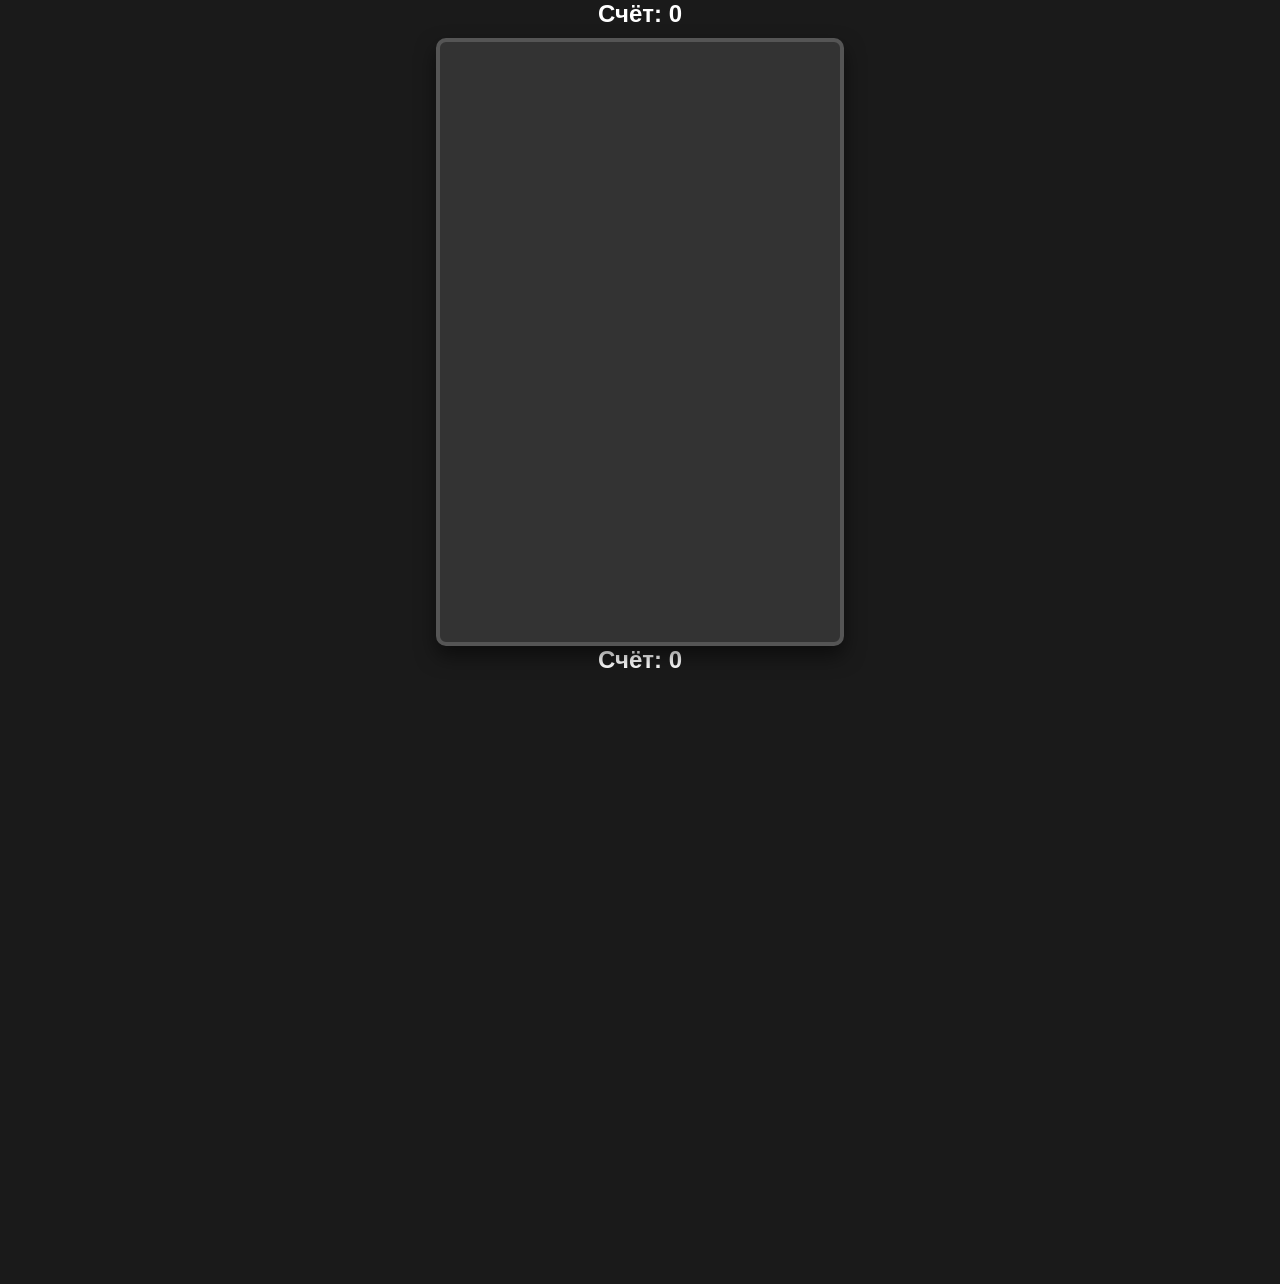
<file: fruit/index.html>
<!DOCTYPE html>
<html lang="ru">
<head>
    <meta charset="UTF-8">
    <meta name="viewport" content="width=device-width, initial-scale=1.0, maximum-scale=1.0, user-scalable=no">
    <title>Fruit Merge Mini App</title>
    <!-- Подключаем Telegram Web Apps API -->
    <script src="https://telegram.org"></script>
    <!-- Подключаем физический движок Matter.js -->
    <script src="https://cloudflare.com"></script>
    <style>
        body {
            margin: 0;
            padding: 0;
            background-color: #1a1a1a;
            color: #fff;
            font-family: sans-serif;
            display: flex;
            flex-direction: column;
            align-items: center;
            justify-content: center;
            min-height: 100vh;
            overflow: hidden;
            touch-action: none;
        }
        #score-board {
            font-size: 24px;
            margin-bottom: 10px;
            font-weight: bold;
        }
        #game-container {
            border: 4px solid #555;
            border-radius: 10px;
            box-shadow: 0 10px 20px rgba(0,0,0,0.5);
            background: #333;
            overflow: hidden;
            width: 400px;
            height: 600px;
            max-width: 100vw;
            position: relative;
        }
        canvas {
            display: block;
        }
    </style>
</head>
<body>
    <div id="score-board">Счёт: <span id="score">0</span></div>
    <div id="game-container"></div>

    <script src="app.js"></script>
</body>
</html>
    </style>
</head>
<body>
    <div id="score-board">Счёт: <span id="score">0</span></div>
    <canvas id="gameCanvas" width="400" height="600"></canvas>

    <script src="app.js"></script>
</body>
</html>
</file>
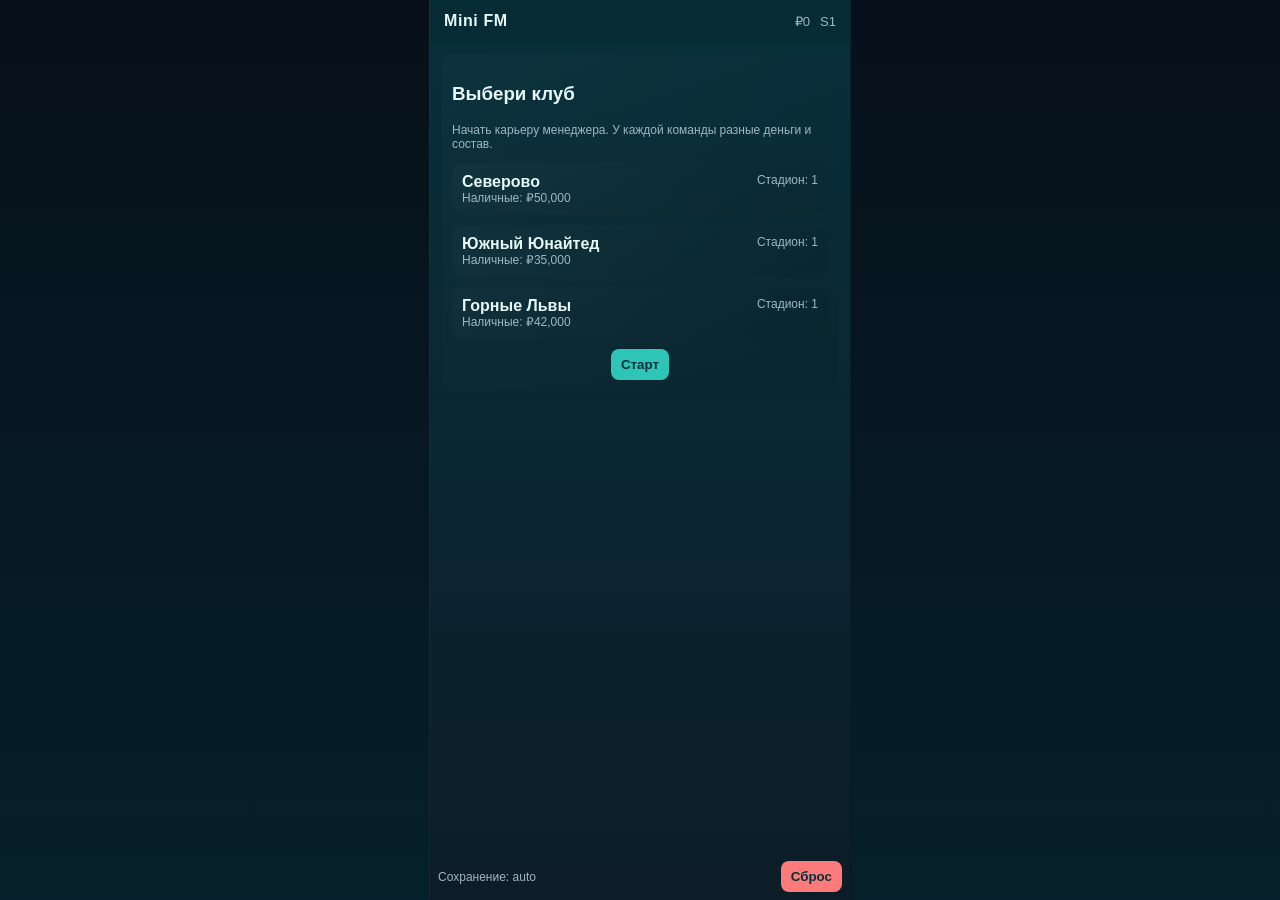
<file: i1ndex.html>
<!doctype html>
<html lang="ru">
<head>
<meta charset="utf-8" />
<meta name="viewport" content="width=device-width,initial-scale=1,viewport-fit=cover" />
<title>Mini Football Manager — Prototype</title>
<style>
  :root{
    --w:360px; --h:720px;
    --bg:#0b1622; --card:#0f2432; --accent:#2ec4b6; --muted:#9fb6c3;
  }
  html,body{height:100%;margin:0;font-family:Inter,Arial,Helvetica,sans-serif;background:linear-gradient(#07101a,#05202a);display:flex;align-items:center;justify-content:center}
  #app{width:100%;max-width:420px;height:100vh;background:linear-gradient(180deg,#07303b,#0d1d28);color:#e6f7f5;display:flex;flex-direction:column;border-left:1px solid rgba(255,255,255,0.03);border-right:1px solid rgba(0,0,0,0.2)}
  header{padding:12px 14px;display:flex;align-items:center;justify-content:space-between;background:rgba(0,0,0,0.08)}
  .brand{font-weight:700;letter-spacing:0.6px}
  .topinfo{font-size:13px;color:var(--muted);display:flex;gap:10px;align-items:center}
  main{flex:1;overflow:auto;padding:12px}
  .card{background:linear-gradient(135deg, rgba(255,255,255,0.02), rgba(0,0,0,0.06));padding:10px;border-radius:10px;margin-bottom:10px}
  .row{display:flex;gap:8px;align-items:center}
  .btn{background:var(--accent);color:#05323a;padding:8px 10px;border-radius:8px;font-weight:700;border:none}
  .tabbar{display:flex;gap:6px;justify-content:space-around;padding:10px;background:rgba(0,0,0,0.06)}
  .tab{flex:1;padding:10px;border-radius:8px;text-align:center;color:var(--muted);background:transparent}
  .tab.active{background:var(--accent);color:#052a27}
  .player{display:flex;justify-content:space-between;padding:8px;border-radius:8px;background:rgba(255,255,255,0.02);margin-bottom:6px}
  .small{font-size:12px;color:var(--muted)}
  .center{display:flex;align-items:center;justify-content:center}
  input,select{padding:8px;border-radius:8px;border:none}
  .market-item{display:flex;justify-content:space-between;padding:8px;border-radius:8px;background:rgba(0,0,0,0.08);margin-bottom:6px}
  footer{padding:8px;background:linear-gradient(180deg, rgba(0,0,0,0.04), transparent)}
  .notice{font-size:13px;color:var(--muted);padding:6px 8px;border-radius:6px;background:rgba(255,255,255,0.01)}
  @media (max-width:420px){:root{--w:100%;--h:100vh}}
</style>
</head>
<body>
<div id="app" role="application">
  <header>
    <div class="brand">Mini FM</div>
    <div class="topinfo">
      <div id="money">₽0</div>
      <div id="season">S1</div>
    </div>
  </header>

  <main id="main">
    <!-- Start / choose team -->
    <div id="start-screen" class="card">
      <h3>Выбери клуб</h3>
      <p class="small">Начать карьеру менеджера. У каждой команды разные деньги и состав.</p>
      <div id="team-choices" style="margin-top:8px"></div>
      <div style="margin-top:10px" class="center"><button id="btn-start" class="btn" disabled>Старт</button></div>
    </div>

    <!-- Main game UI -->
    <div id="game-ui" style="display:none">
      <div class="card">
        <div style="display:flex;justify-content:space-between;align-items:center">
          <div>
            <div id="club-name" style="font-weight:700"></div>
            <div class="small" id="stadium-level"></div>
          </div>
          <div style="text-align:right">
            <div id="club-money" style="font-weight:700"></div>
            <div class="small">Сезон <span id="season-num"></span></div>
          </div>
        </div>
      </div>

      <div id="view-squad" class="card" style="display:none">
        <h4>Состав</h4>
        <div id="squad-list"></div>
      </div>

      <div id="view-match" class="card" style="display:none">
        <h4>Матч</h4>
        <div class="small notice" id="match-info">Готов к матчу. Выберите оппонента (лига).</div>
        <div style="margin-top:8px" id="league-fixtures"></div>
        <div id="match-log" style="margin-top:8px"></div>
      </div>

      <div id="view-train" class="card" style="display:none">
        <h4>Тренировка</h4>
        <div class="small">Выбери фокус тренировки и игроков (увеличивает навыки, тратит день)</div>
        <div style="margin-top:8px">
          <select id="train-focus">
            <option value="attack">Атака</option>
            <option value="defense">Защита</option>
            <option value="stamina">Выносливость</option>
          </select>
        </div>
        <div style="margin-top:8px">
          <label class="small">Игроки (Ctrl/Command для множественного):</label>
          <select id="train-players" multiple style="width:100%;height:120px"></select>
        </div>
        <div style="margin-top:8px" class="center">
          <button id="btn-train" class="btn">Провести тренировку (день)</button>
        </div>
      </div>

      <div id="view-market" class="card" style="display:none">
        <h4>Трансферы</h4>
        <div class="small">Рынок свободных агентов. Купи игрока, если есть место и деньги.</div>
        <div id="market-list" style="margin-top:8px"></div>
      </div>

      <div id="view-stadium" class="card" style="display:none">
        <h4>Стадион</h4>
        <div class="small" id="stadium-desc"></div>
        <div style="margin-top:8px" class="center">
          <button id="btn-upgrade-stadium" class="btn">Улучшить стадион</button>
        </div>
      </div>

      <div class="card">
        <div class="row" style="justify-content:space-between">
          <div class="small">Очки: <span id="club-points">0</span></div>
          <div class="small">Матчи в сезоне: <span id="matches-played">0</span>/<span id="matches-total">0</span></div>
        </div>
      </div>
    </div>
  </main>

  <div class="tabbar" id="tabs" style="display:none">
    <div class="tab active" data-view="squad">Состав</div>
    <div class="tab" data-view="match">Матч</div>
    <div class="tab" data-view="train">Тренировка</div>
    <div class="tab" data-view="market">Трансферы</div>
    <div class="tab" data-view="stadium">Стадион</div>
  </div>
  <footer style="display:flex;justify-content:space-between;align-items:center">
    <div class="small">Сохранение: <span id="save-status">auto</span></div>
    <div><button id="btn-reset" class="btn" style="background:#ff7b7b">Сброс</button></div>
  </footer>
</div>

<script>
/*
Mini Football Manager — prototype
Single-file offline game using localStorage.
Author: toolbox assistant (prototype), minimal and expandable.
*/

const STORAGE_KEY = 'mini_fm_save_v1';

// Utility
function randInt(a,b){return Math.floor(Math.random()*(b-a+1))+a;}
function pick(arr){return arr[randInt(0,arr.length-1)];}
function clamp(v,a,b){return Math.max(a,Math.min(b,v));}

// Sample names and team presets
const SAMPLE_NAMES = ["Алексей","Иван","Дмитрий","Максим","Никита","Михаил","Сергей","Антон","Роман","Егор","Влад","Павел","Кирилл","Олег","Тимофей"];
const POSITIONS = ["GK","DEF","MID","FWD"];
const TEAM_TEMPLATES = [
  {id:'t1',name:'Северово',money:50000,stadium:1},
  {id:'t2',name:'Южный Юнайтед',money:35000,stadium:1},
  {id:'t3',name:'Горные Львы',money:42000,stadium:1}
];

// Create random player
function genPlayer(pos){
  const name = pick(SAMPLE_NAMES) + ' ' + String.fromCharCode(65+randInt(0,25)) + '.';
  const base = {GK:50,DEF:55,MID:58,FWD:60}[pos] || 55;
  return {
    id: 'p'+Date.now()+Math.random().toString(36).slice(2,6),
    name, position: pos,
    attack: clamp(base + randInt(-12,12),30,90),
    defense: clamp(base + randInt(-12,12),30,90),
    stamina: clamp(60 + randInt(-25,15),20,90),
    fitness: 90,
    morale: 50,
    value: 500 + randInt(500,8000),
    wage: 100 + randInt(50,800)
  };
}
// Create starting squad
function createSquad(){
  const squad = [];
  // 2 GK, 6 DEF, 6 MID, 4 FWD = 18
  for(let i=0;i<2;i++) squad.push(genPlayer('GK'));
  for(let i=0;i<6;i++) squad.push(genPlayer('DEF'));
  for(let i=0;i<6;i++) squad.push(genPlayer('MID'));
  for(let i=0;i<4;i++) squad.push(genPlayer('FWD'));
  return squad;
}

// Game state
let state = {
  club: null,
  season: 1,
  money: 0,
  squad: [],
  league: [],
  fixtures: [],
  points: 0,
  matchesPlayed: 0,
  matchesTotal: 0,
  stadiumLevel: 1,
  market: [],
};

// Save / Load
function saveState(){
  localStorage.setItem(STORAGE_KEY, JSON.stringify(state));
  document.getElementById('save-status').innerText = 'saved';
  setTimeout(()=>document.getElementById('save-status').innerText='auto',800);
}
function loadState(){
  const raw = localStorage.getItem(STORAGE_KEY);
  if(raw){ state = JSON.parse(raw); return true; }
  return false;
}
function resetState(){
  localStorage.removeItem(STORAGE_KEY);
  location.reload();
}

// UI helpers
const $ = id => document.getElementById(id);

function formatMoney(n){ return '₽' + n.toLocaleString(); }

function initStartScreen(){
  const box = $('team-choices'); box.innerHTML = '';
  TEAM_TEMPLATES.forEach(t=>{
    const div = document.createElement('div');
    div.className='card';
    div.style.cursor='pointer';
    div.innerHTML = `<div style="display:flex;justify-content:space-between">
      <div><strong>${t.name}</strong><div class="small">Наличные: ${formatMoney(t.money)}</div></div>
      <div class="small">Стадион: ${t.stadium}</div>
    </div>`;
    div.onclick = ()=> {
      document.querySelectorAll('#team-choices .card').forEach(c=>c.style.outline='none');
      div.style.outline='2px solid rgba(46,196,182,0.25)';
      $('btn-start').disabled = false;
      $('btn-start').dataset.team = t.id;
    };
    box.appendChild(div);
  });
  $('btn-start').onclick = startGame;
  $('btn-reset').onclick = resetState;
}

// Initialize game (new)
function startGame(){
  const teamid = $('btn-start').dataset.team;
  const tpl = TEAM_TEMPLATES.find(x=>x.id===teamid);
  state.club = tpl.name;
  state.season = 1;
  state.money = tpl.money;
  state.squad = createSquad();
  state.stadiumLevel = tpl.stadium || 1;
  // generate league opponents
  state.league = [];
  for(let i=0;i<5;i++){
    state.league.push({
      id:'opp'+i,
      name: tpl.name + ' II ' + (i+1),
      squad: createSquad(),
      strength: randInt(45,75),
      money: 20000
    });
  }
  // fixtures: play each opponent twice
  state.fixtures = [];
  state.league.forEach(opp=>{
    state.fixtures.push({opponent:opp.name, home:true, played:false});
    state.fixtures.push({opponent:opp.name, home:false, played:false});
  });
  shuffleArray(state.fixtures);
  state.points = 0; state.matchesPlayed = 0; state.matchesTotal = state.fixtures.length;
  // generate market
  state.market = [];
  for(let i=0;i<8;i++) state.market.push(genPlayer(pick(POSITIONS)));
  // UI switch
  $('start-screen').style.display='none';
  $('game-ui').style.display='block';
  $('tabs').style.display='flex';
  updateTop();
  showView('squad');
  saveState();
}

// Helpers
function shuffleArray(a){ for(let i=a.length-1;i>0;i--){const j=Math.floor(Math.random()*(i+1));[a[i],a[j]]=[a[j],a[i]];}}

// UI update
function updateTop(){
  $('club-name').innerText = state.club;
  $('club-money').innerText = formatMoney(state.money);
  $('season-num').innerText = state.season;
  $('stadium-level').innerText = 'Стадион: уровень ' + state.stadiumLevel;
  $('club-points').innerText = state.points;
  $('matches-played').innerText = state.matchesPlayed;
  $('matches-total').innerText = state.matchesTotal;
  $('money').innerText = formatMoney(state.money);
  $('season').innerText = 'S' + state.season;
}

// Tab handling
document.querySelectorAll('.tab').forEach(t=>{
  t.addEventListener('click',()=> {
    document.querySelectorAll('.tab').forEach(x=>x.classList.remove('active'));
    t.classList.add('active');
    showView(t.dataset.view);
  });
});
function showView(name){
  // hide all
  ['squad','match','train','market','stadium'].forEach(v=>{
    $('view-'+v).style.display='none';
  });
  $('view-'+name).style.display='block';
  if(name==='squad') renderSquad();
  if(name==='match') renderMatch();
  if(name==='train') renderTrain();
  if(name==='market') renderMarket();
  if(name==='stadium') renderStadium();
}

// Render squad
function renderSquad(){
  $('view-squad').style.display='block';
  const list = $('squad-list'); list.innerHTML='';
  state.squad.forEach(p=>{
    const div = document.createElement('div'); div.className='player';
    div.innerHTML = `<div>
        <div style="font-weight:700">${p.name} <span class="small">(${p.position})</span></div>
        <div class="small">Atk ${p.attack} · Def ${p.defense} · Sta ${p.stamina}</div>
      </div>
      <div style="text-align:right">
        <div class="small">Фит ${p.fitness}%</div>
        <div class="small">Мораль ${p.morale}</div>
      </div>`;
    list.appendChild(div);
  });
}

// Match UI / fixtures
function renderMatch(){
  const fx = $('league-fixtures'); fx.innerHTML='';
  state.fixtures.forEach((f,i)=>{
    const btn = document.createElement('div'); btn.className='market-item';
    btn.innerHTML = `<div>${f.opponent} ${f.home?'(дом)' : '(в гостях)'} ${f.played? '— сыграно':''}</div>
      <div><button class="btn" ${f.played? 'disabled':''} data-fi="${i}">Играть</button></div>`;
    fx.appendChild(btn);
  });
  // attach buttons
  fx.querySelectorAll('button').forEach(b=>{
    b.onclick = ()=> {
      const idx = +b.dataset.fi;
      playMatch(idx);
    };
  });
  $('match-log').innerHTML = '';
}
// Simple team strength calc
function teamStrength(squad, tactic='balanced'){
  // average of players but weight positions
  let atk=0,def=0,sta=0;
  squad.forEach(p => { atk+=p.attack; def+=p.defense; sta+=p.stamina*(p.fitness/100); });
  atk = atk / squad.length; def = def / squad.length; sta = sta / squad.length;
  let factor = {attacking:1.05,balanced:1.0,defensive:0.95}[tactic] || 1.0;
  return (atk*0.5 + def*0.4 + sta*0.1) * factor;
}

// Simulate a match (very simplified)
function playMatch(fiIndex){
  const fixture = state.fixtures[fiIndex];
  if(!fixture || fixture.played) return;
  // opponent find
  const opp = state.league.find(o=>o.name===fixture.opponent);
  // compute strengths
  const tactic = 'balanced';
  const ourStr = teamStrength(state.squad, tactic) * (1 + (randInt(-8,8)/100));
  const oppStr = (opp.strength) * (1 + (randInt(-8,8)/100));
  // simulate 90 minutes: generate events proportional to attack differences
  let ourGoals = 0, oppGoals = 0;
  let log = [];
  for(let m=10;m<=90;m+=randInt(10,20)){
    // chance to score for us and opp
    const chanceOur = Math.max(0.02, (ourStr/(ourStr+oppStr))*0.4);
    const chanceOpp = Math.max(0.02, (oppStr/(ourStr+oppStr))*0.4);
    if(Math.random() < chanceOur) { ourGoals++; log.push(`${m}' — Гол! ${state.club} ${ourGoals}:${oppGoals}`); }
    if(Math.random() < chanceOpp) { oppGoals++; log.push(`${m}' — Гол: ${opp.name} ${ourGoals}:${oppGoals}`); }
    // injuries
    if(Math.random() < 0.02){ const pl = pick(state.squad); pl.fitness = Math.max(30, pl.fitness - randInt(10,40)); log.push(`${m}' — Травма: ${pl.name}`); }
  }
  // finalize: change morale and money
  if(ourGoals > oppGoals){ state.points += 3; state.money += 3000 + state.stadiumLevel*500; state.points += 0; log.unshift('Победа!'); }
  else if(ourGoals === oppGoals){ state.points += 1; state.money += 1500 + state.stadiumLevel*200; log.unshift('Ничья'); }
  else { state.money += 800 + state.stadiumLevel*100; log.unshift('Поражение'); }
  fixture.played = true;
  state.matchesPlayed++;
  // small form changes
  state.squad.forEach(p=>{ p.fitness = clamp(p.fitness - randInt(5,15), 30, 100); p.morale = clamp(p.morale + (ourGoals>oppGoals?5: ourGoals===oppGoals?0:-5), 0, 100); });
  // random transfer offers / events
  if(Math.random() < 0.15){
    const p = pick(state.squad);
    const offer = Math.floor(p.value * (0.6 + Math.random()*0.8));
    log.push(`Клуб предлагает ${formatMoney(offer)} за ${p.name}`);
    // nothing automatic; user can sell from squad in market view (not auto-accept)
  }
  // render result
  const out = [`Игра ${state.club} vs ${opp.name}`, `Результат ${ourGoals}:${oppGoals}`, ...log];
  $('match-log').innerHTML = out.map(l=>`<div class="small">${l}</div>`).join('');
  updateTop();
  saveState();
}

// Training UI
function renderTrain(){
  const sel = $('train-players'); sel.innerHTML='';
  state.squad.forEach(p=>{
    const opt = document.createElement('option');
    opt.value = p.id; opt.text = `${p.name} (${p.position}) — A${p.attack}/D${p.defense}/S${p.stamina}`;
    sel.appendChild(opt);
  });
  $('btn-train').onclick = doTrain;
}

function doTrain(){
  const focus = $('train-focus').value;
  const sel = Array.from($('train-players').selectedOptions).map(o=>o.value);
  if(sel.length===0){ alert('Выбери хотя бы одного игрока для тренировки'); return; }
  // cost per player = wage * 0.5
  let cost = 0;
  sel.forEach(id=>{
    const p = state.squad.find(x=>x.id===id);
    if(p) cost += Math.ceil(p.wage*0.5);
  });
  if(state.money < cost){ if(!confirm('Недостаточно денег. Тренировка будет стоить ' + formatMoney(cost) + '. Провести в минус?')) return; }
  state.money -= cost;
  // improvement
  sel.forEach(id=>{
    const p = state.squad.find(x=>x.id===id);
    if(p){
      const gain = randInt(1,4);
      if(focus==='attack') p.attack = clamp(p.attack + gain, 30, 99);
      if(focus==='defense') p.defense = clamp(p.defense + gain, 30, 99);
      if(focus==='stamina') p.stamina = clamp(p.stamina + gain, 20, 99);
      p.fitness = clamp(p.fitness - randInt(2,8), 20, 100);
      p.morale = clamp(p.morale + 2, 0, 100);
    }
  });
  // time passes: simulate next fixture day -> no auto matches, user triggers matches
  alert('Тренировка проведена. Потрачено ' + formatMoney(cost));
  updateTop(); renderTrain(); saveState();
}

// Market UI
function renderMarket(){
  const ml = $('market-list'); ml.innerHTML='';
  state.market.forEach((p,i)=>{
    const div = document.createElement('div'); div.className='market-item';
    div.innerHTML = `<div><strong>${p.name}</strong><div class="small">${p.position} · At:${p.attack} De:${p.defense} Sta:${p.stamina}</div></div>
      <div style="text-align:right"><div class="small">${formatMoney(p.value)}</div><button class="btn buy" data-id="${p.id}">Купить</button></div>`;
    ml.appendChild(div);
  });
  // buy handlers
  ml.querySelectorAll('.buy').forEach(b=>{
    b.onclick = ()=>{
      const id = b.dataset.id;
      const ply = state.market.find(x=>x.id===id);
      if(!ply) return;
      if(state.squad.length >= 22){ alert('Нет места в заявке (макс 22). Продай кого-то.'); return; }
      if(state.money < ply.value){ if(!confirm('Недостаточно денег. Купить в долг?')) return; }
      state.money -= ply.value;
      state.squad.push(ply);
      // remove from market and add new offer
      state.market = state.market.filter(m=>m.id!==id);
      state.market.push(genPlayer(pick(POSITIONS)));
      alert('Игрок куплен: ' + ply.name);
      updateTop(); renderSquad(); renderMarket(); saveState();
    };
  });
}

// Stadium UI
function renderStadium(){
  $('stadium-desc').innerText = `Уровень ${state.stadiumLevel}. Повышает доход с матчей. Апгрейд стоит ${formatMoney(10000 * state.stadiumLevel)}.`;
  $('btn-upgrade-stadium').onclick = ()=>{
    const cost = 10000 * state.stadiumLevel;
    if(state.money < cost){ if(!confirm('Недостаточно денег для улучшения. Тратить в долг?')){} }
    state.money -= cost;
    state.stadiumLevel++;
    alert('Стадион улучшен!');
    updateTop(); renderStadium(); saveState();
  };
}

// On load: try restore
if(loadState()){
  // show game
  $('start-screen').style.display = 'none';
  $('game-ui').style.display = 'block';
  $('tabs').style.display = 'flex';
  updateTop();
  showView('squad');
} else {
  initStartScreen();
}

// Expose reset for debug
window._state = state;

</script>
</body>
</html>
</file>
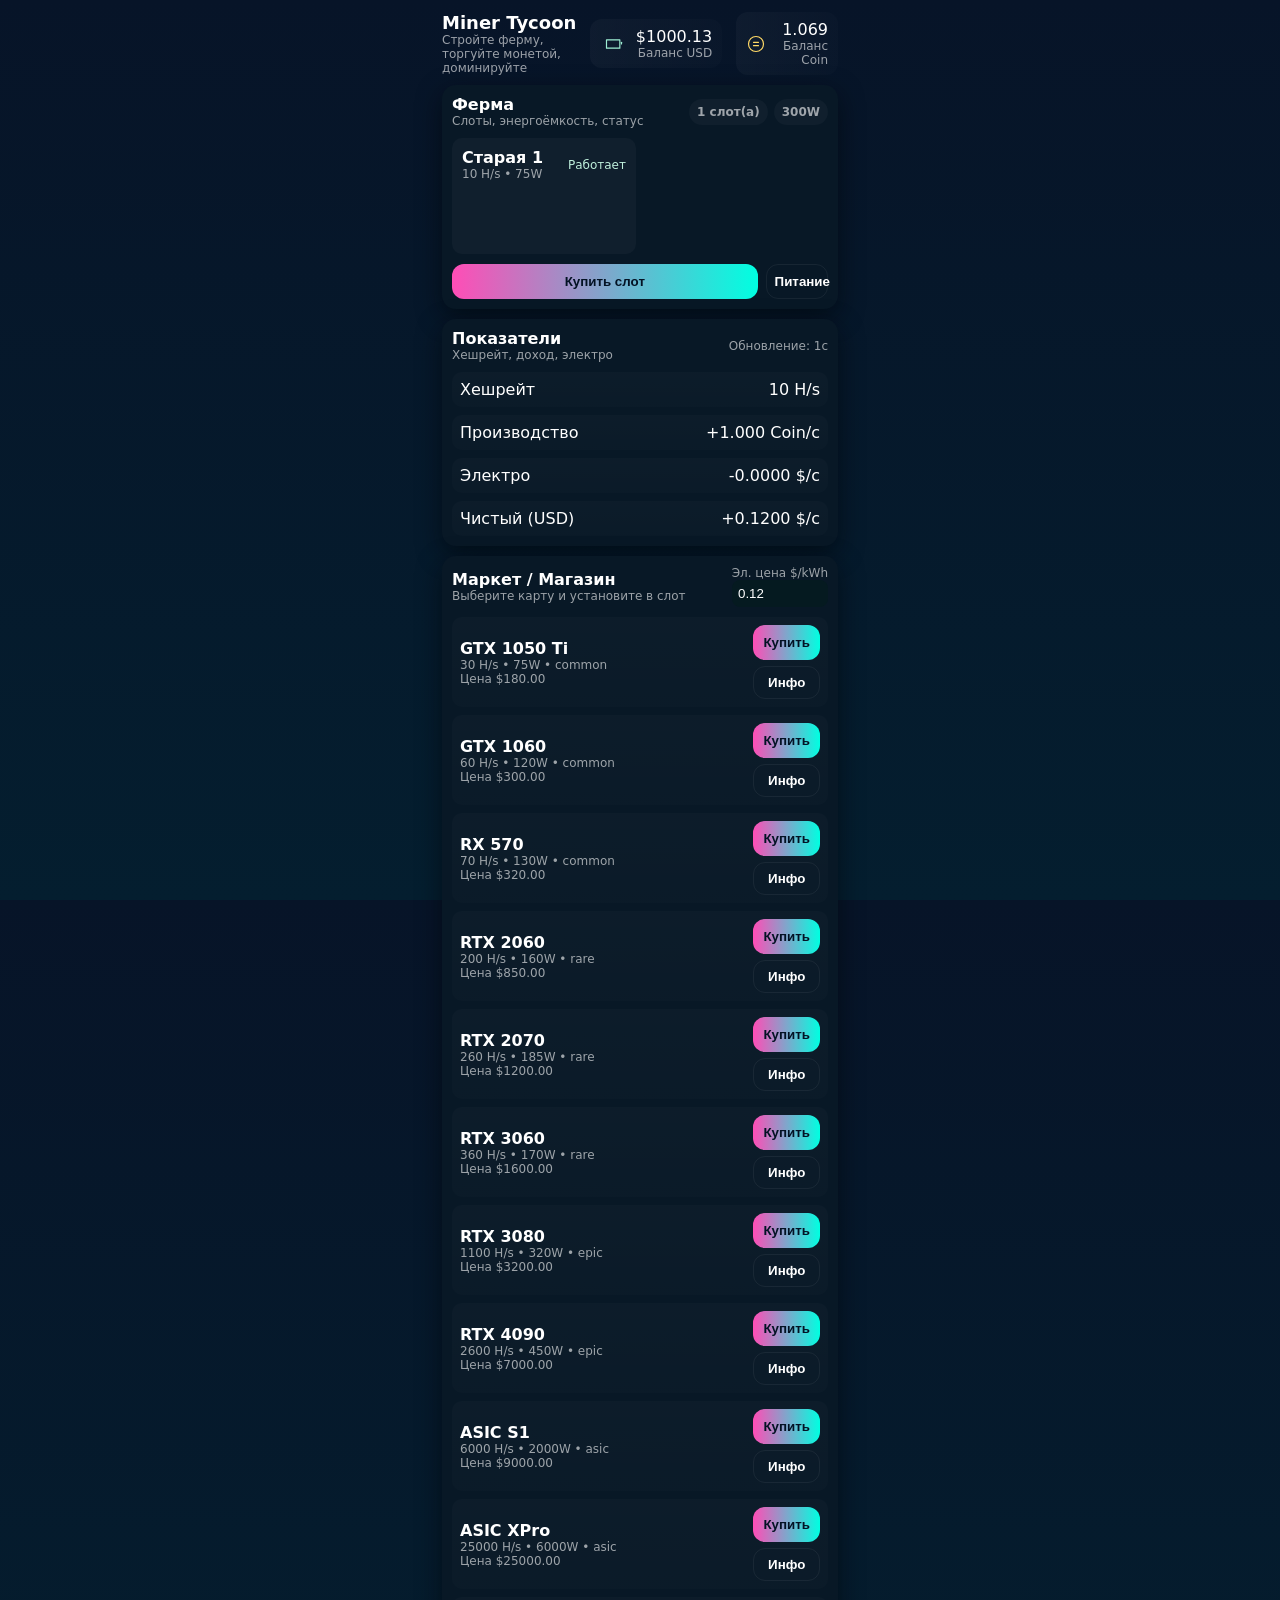
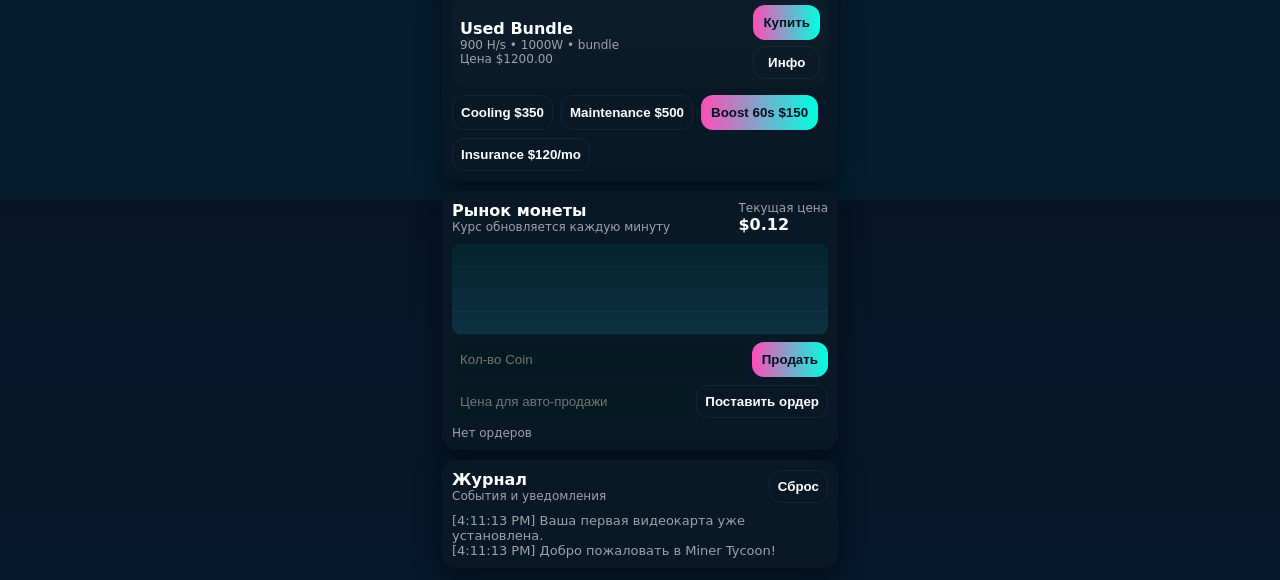
<file: inde1x.html>
<!doctype html>
<html lang="ru">
<head>
<meta charset="utf-8" />
<meta name="viewport" content="width=device-width,initial-scale=1.0,viewport-fit=cover" />
<title>Miner Tycoon — Updated</title>
<style>
  :root{
    --bg1:#071428; --bg2:#041e2f; --card:#081826;
    --accent:#00ffe1; --accent2:#ff4db6; --muted:rgba(255,255,255,0.6);
    --glass: rgba(255,255,255,0.03);
  }
  html,body{height:100%;margin:0;background:linear-gradient(180deg,var(--bg1),var(--bg2));font-family:Inter,system-ui,Segoe UI,Roboto,Arial;color:#fff}
  .app{max-width:420px;margin:0 auto;padding:12px;box-sizing:border-box}
  header{display:flex;justify-content:space-between;align-items:center;margin-bottom:10px}
  .title{font-weight:800;font-size:18px}
  .subtitle{font-size:12px;color:var(--muted)}
  .balances{display:flex;gap:8px;align-items:center}
  .balanceCard{background:linear-gradient(90deg,rgba(255,255,255,0.03),rgba(255,255,255,0.01));padding:8px 10px;border-radius:12px;display:flex;gap:8px;align-items:center}
  .ico{width:28px;height:28px;display:inline-flex;align-items:center;justify-content:center}
  .main{display:flex;flex-direction:column;gap:10px}
  .panel{background:var(--card);padding:10px;border-radius:14px;box-shadow:0 8px 24px rgba(2,6,12,0.6)}
  .row{display:flex;justify-content:space-between;align-items:center}
  .grid{display:grid;grid-template-columns:repeat(2,1fr);gap:8px;margin-top:10px}
  .slot{background:var(--glass);padding:10px;border-radius:10px;min-height:96px;display:flex;flex-direction:column;justify-content:space-between;cursor:pointer;position:relative}
  .slot.empty{align-items:center;justify-content:center;color:var(--muted)}
  .slot .name{font-weight:700}
  .small{font-size:12px;color:var(--muted)}
  .store{display:flex;flex-direction:column;gap:8px}
  .card{background:linear-gradient(180deg, rgba(255,255,255,0.02), rgba(255,255,255,0.01));padding:8px;border-radius:10px;display:flex;justify-content:space-between;align-items:center}
  .btn{background:linear-gradient(90deg,var(--accent2),var(--accent));border:none;padding:10px;border-radius:12px;color:#031224;font-weight:800;cursor:pointer;min-width:44px;text-align:center}
  .btn.secondary{background:transparent;border:1px solid rgba(255,255,255,0.06);color:#fff;padding:8px}
  .btn.full{width:100%}
  .muted{color:var(--muted)}
  #chart{width:100%;height:90px;border-radius:8px;background:linear-gradient(180deg,#041826,#083240);display:block}
  /* modal */
  .modalBack{position:fixed;inset:0;background:rgba(0,0,0,0.55);display:none;align-items:center;justify-content:center;padding:16px;z-index:50}
  .modal{width:100%;max-width:420px;background:linear-gradient(180deg,#071b24,#092a33);padding:14px;border-radius:14px;box-shadow:0 10px 40px rgba(0,0,0,0.7)}
  .modalHeader{display:flex;justify-content:space-between;align-items:center;margin-bottom:8px}
  .controls{display:flex;gap:8px}
  /* notifications */
  .toast{position:fixed;left:50%;transform:translateX(-50%);bottom:18px;background:linear-gradient(90deg,#0f3b45,#1b2430);padding:10px 14px;border-radius:10px;color:#bfeee6;box-shadow:0 6px 20px rgba(0,0,0,0.6);display:none;z-index:60}
  /* responsive tweaks */
  @media (min-width:420px){ .grid{grid-template-columns:repeat(2,1fr)} }
  .statRow{display:flex;gap:6px;align-items:center;flex-wrap:wrap}
  .pill{background:rgba(255,255,255,0.03);padding:6px 8px;border-radius:999px;font-weight:700}
</style>
</head>
<body>
<div class="app" id="app">
  <header>
    <div>
      <div class="title">Miner Tycoon</div>
      <div class="subtitle">Стройте ферму, торгуйте монетой, доминируйте</div>
    </div>
    <div class="balances">
      <div class="balanceCard" title="Баланс денег">
        <div class="ico" id="moneyIco">
          <!-- wallet SVG -->
          <svg width="20" height="20" viewBox="0 0 24 24" fill="none"><path d="M3 7h16v10H3z" stroke="#9EEFD4" stroke-width="1.4" stroke-linecap="round" stroke-linejoin="round"/><path d="M21 10v2" stroke="#9EEFD4" stroke-width="1.4" stroke-linecap="round" stroke-linejoin="round"/></svg>
        </div>
        <div style="text-align:right">
          <div id="money">$0</div>
          <div class="small muted">Баланс USD</div>
        </div>
      </div>
      <div class="balanceCard" style="margin-left:6px" title="Баланс монет">
        <div class="ico" id="coinIco">
          <!-- coin SVG -->
          <svg width="20" height="20" viewBox="0 0 24 24" fill="none"><circle cx="12" cy="12" r="9" stroke="#FFD966" stroke-width="1.4"/><path d="M9 10h6M9 14h6" stroke="#FFD966" stroke-width="1.4" stroke-linecap="round"/></svg>
        </div>
        <div style="text-align:right">
          <div id="coins">0.00</div>
          <div class="small muted">Баланс Coin</div>
        </div>
      </div>
    </div>
  </header>
<main class="main">
    <section class="panel">
      <div class="row">
        <div>
          <div style="font-weight:800">Ферма</div>
          <div class="small muted">Слоты, энергоёмкость, статус</div>
        </div>
        <div class="statRow">
          <div class="pill small" id="slotsInfo">1 слот</div>
          <div class="pill small" id="powerInfo">300W</div>
        </div>
      </div>

      <div class="grid" id="slotsGrid" style="margin-top:10px"></div>
      <div style="margin-top:10px;display:flex;gap:8px">
        <button id="btnBuySlot" class="btn full">Купить слот</button>
        <button id="btnPowerUp" class="btn secondary" style="min-width:46px">Питание</button>
      </div>
    </section>

    <section class="panel">
      <div class="row">
        <div>
          <div style="font-weight:800">Показатели</div>
          <div class="small muted">Хешрейт, доход, электро</div>
        </div>
        <div class="muted small" id="tickInfo">Обновление: 1с</div>
      </div>

      <div style="margin-top:10px;display:flex;gap:8px;flex-direction:column">
        <div class="card"><div>Хешрейт</div><div id="totalHash">0 H/s</div></div>
        <div class="card"><div>Производство</div><div id="prodCoins">+0.00 Coin/с</div></div>
        <div class="card"><div>Электро</div><div id="elecCost">-0.000 $/с</div></div>
        <div class="card"><div>Чистый (USD)</div><div id="netUsd">+0.000 $/с</div></div>
      </div>
    </section>

    <section class="panel">
      <div style="display:flex;justify-content:space-between;align-items:center">
        <div>
          <div style="font-weight:800">Маркет / Магазин</div>
          <div class="small muted">Выберите карту и установите в слот</div>
        </div>
        <div style="text-align:right">
          <div class="small muted">Эл. цена $/kWh</div>
          <input id="priceKwh" type="number" step="0.01" value="0.12" style="width:84px;border-radius:8px;padding:6px;border:none;background:#051a20;color:#fff">
        </div>
      </div>

      <div class="store" id="storeArea" style="margin-top:10px"></div>

      <div style="margin-top:8px;display:flex;gap:8px;flex-wrap:wrap">
        <button id="btnCooling" class="btn secondary">Cooling $350</button>
        <button id="btnMaintenance" class="btn secondary">Maintenance $500</button>
        <button id="btnBoost" class="btn">Boost 60s $150</button>
        <button id="btnInsurance" class="btn secondary">Insurance $120/mo</button>
      </div>
    </section>
<section class="panel">
      <div style="display:flex;justify-content:space-between;align-items:center">
        <div>
          <div style="font-weight:800">Рынок монеты</div>
          <div class="small muted">Курс обновляется каждую минуту</div>
        </div>
        <div>
          <div class="small muted">Текущая цена</div>
          <div style="font-weight:800" id="coinPrice">$0.00</div>
        </div>
      </div>

      <canvas id="chart" style="margin-top:10px"></canvas>

      <div style="margin-top:8px;display:flex;gap:8px">
        <input id="sellAmount" type="number" placeholder="Кол-во Coin" style="flex:1;padding:8px;border-radius:8px;border:none;background:#051a20;color:#fff">
        <button id="btnSellNow" class="btn">Продать</button>
      </div>

      <div style="margin-top:8px;display:flex;gap:8px">
        <input id="orderPrice" type="number" placeholder="Цена для авто‑продажи" style="flex:1;padding:8px;border-radius:8px;border:none;background:#051a20;color:#fff">
        <button id="btnPlaceOrder" class="btn secondary">Поставить ордер</button>
      </div>

      <div style="margin-top:8px" id="ordersList" class="small muted"></div>
    </section>

    <section class="panel">
      <div style="display:flex;justify-content:space-between;align-items:center">
        <div>
          <div style="font-weight:800">Журнал</div>
          <div class="small muted">События и уведомления</div>
        </div>
        <div><button id="btnReset" class="btn secondary">Сброс</button></div>
      </div>
      <div id="log" style="margin-top:10px;max-height:160px;overflow:auto;color:var(--muted);font-size:13px"></div>
    </section>
  </main>
</div>

<!-- modal -->
<div class="modalBack" id="modalBack">
  <div class="modal" id="modal">
    <div class="modalHeader">
      <div>
        <div id="modalName" style="font-weight:900"></div>
        <div class="small muted" id="modalSub"></div>
      </div>
      <div><button id="modalClose" class="btn secondary">Закр.</button></div>
    </div>
    <div id="modalBody"></div>
  </div>
</div>

<div class="toast" id="toast">OK</div>
<script>
(() => {
  // -------------------------
  // Data & config
  // -------------------------
  const SAVE_KEY = 'miner_tycoon_v2';
  const initialUSD = 1000;
  const $perH_base = 0.0002; // base coin production conversion -> we will produce coins not USD; convert later by price
  // But we'll set GPU hashrate units as "hash units" that produce coins/sec via coinRatePerH
  const coinPerH = 0.01 / 10; // scaling so starter yields ~1 coin/sec? We'll tune in code below.

  // GPU catalog (expanded)
  const GPU_CATALOG = [
    // id,name,price,hash, powerW, reliability(0..1), repairFactor
    {id:'starter', name:'Старая 1', price:100, hash:10, power:75, reliability:0.998, repairFactor:0.2, rarity:'common'},
    {id:'g1', name:'GTX 1050 Ti', price:180, hash:30, power:75, reliability:0.996, repairFactor:0.18, rarity:'common'},
    {id:'g2', name:'GTX 1060', price:300, hash:60, power:120, reliability:0.995, repairFactor:0.17, rarity:'common'},
    {id:'g3', name:'RX 570', price:320, hash:70, power:130, reliability:0.994, repairFactor:0.16, rarity:'common'},
    {id:'g4', name:'RTX 2060', price:850, hash:200, power:160, reliability:0.992, repairFactor:0.15, rarity:'rare'},
    {id:'g5', name:'RTX 2070', price:1200, hash:260, power:185, reliability:0.991, repairFactor:0.14, rarity:'rare'},
    {id:'g6', name:'RTX 3060', price:1600, hash:360, power:170, reliability:0.990, repairFactor:0.13, rarity:'rare'},
    {id:'g7', name:'RTX 3080', price:3200, hash:1100, power:320, reliability:0.988, repairFactor:0.12, rarity:'epic'},
    {id:'g8', name:'RTX 4090', price:7000, hash:2600, power:450, reliability:0.986, repairFactor:0.11, rarity:'epic'},
    {id:'asic1', name:'ASIC S1', price:9000, hash:6000, power:2000, reliability:0.995, repairFactor:0.09, rarity:'asic'},
    {id:'asic2', name:'ASIC XPro', price:25000, hash:25000, power:6000, reliability:0.997, repairFactor:0.07, rarity:'asic'},
    {id:'usedlot', name:'Used Bundle', price:1200, hash:900, power:1000, reliability:0.96, repairFactor:0.22, rarity:'bundle'}
  ];

  // improvements & prices
  const PRICES = {
    slotBase: 220,
    powerUpgrade: 600, // +500W
    cooling: 350,
    maintenance: 500,
    boost: 150,
    insuranceMonthly: 120
  };

  // game state
  let state = {
    usd: initialUSD,
    coins: 0,
    coinPrice: 0.12, // USD per coin
    coinHistory: [], // last 60 points (per minute)
    slotsTotal: 1,
    slots: [], // each: { id, gpu:null or gpuObj, oc:false, brokenUntil:null }
    powerCapacity: 300,
    coolingLevel: 0,
    maintenance: false,
    boostUntil: 0,
    insurance: false,
    orders: [], // auto-sell orders: {id, price}
    lastTick: Date.now(),
    lastPriceUpdate: Date.now()
  };

  // tuning: coin production scaling
  // We'll compute coinProductionPerHash = 0.001 / 1  (so hash 10 -> 0.01 coin/s). We'll tune so starter ~1 coin/s:
  // Aim: starter hash=10 -> 1 coin/s => factor = 0.1 coin per H
  const coinPerHRate = 0.1; // 10 H => 1 coin/s

  // -------------------------
  // Helpers
  // -------------------------
  function now(){ return Date.now(); }
  function genId(){ return Math.random().toString(36).slice(2,9); }
  function clone(obj){ return JSON.parse(JSON.stringify(obj)); }
  function formatMoney(x){ return '$' + x.toFixed(2); }
  function formatCoins(x){ return x.toFixed(3); }
  function toast(msg, t=2200){ const el=document.getElementById('toast'); el.textContent=msg; el.style.display='block'; clearTimeout(el._t); el._t=setTimeout(()=>el.style.display='none', t); }

  // -------------------------
  // Save / Load
  // -------------------------
  function save(){
    try{ localStorage.setItem(SAVE_KEY, JSON.stringify(state)); }catch(e){}
  }
  function load(){
    const raw = localStorage.getItem(SAVE_KEY);
    if(raw){
      try{ const s = JSON.parse(raw); state = s; return; }catch(e){}
    }
    // init default
    state.usd = initialUSD;
    state.coins = 0;
    state.coinPrice = 0.12;
    state.coinHistory = [state.coinPrice];
    state.slotsTotal = 1;
    state.slots = [{id:genId(), gpu: clone(GPU_CATALOG[0]), oc:false, brokenUntil:null}]; // starter installed
    state.powerCapacity = 300;
    state.coolingLevel = 0;
    state.maintenance = false;
    state.boostUntil = 0;
    state.insurance = false;
    state.orders = [];
    state.lastTick = now();
    state.lastPriceUpdate = now();
    save();
  }

  // -------------------------
  // UI refs
  // -------------------------
  const slotsGrid = document.getElementById('slotsGrid');
  const slotsInfo = document.getElementById('slotsInfo');
  const powerInfo = document.getElementById('powerInfo');
  const moneyEl = document.getElementById('money');
  const coinsEl = document.getElementById('coins');
  const totalHashEl = document.getElementById('totalHash');
  const prodCoinsEl = document.getElementById('prodCoins');
  const elecCostEl = document.getElementById('elecCost');
  const netUsdEl = document.getElementById('netUsd');
  const storeArea = document.getElementById('storeArea');
  const priceKwhInput = document.getElementById('priceKwh');
  const coinPriceEl = document.getElementById('coinPrice');
  const chart = document.getElementById('chart');
  const ctx = chart.getContext('2d');
  const logEl = document.getElementById('log');
  const modalBack = document.getElementById('modalBack');
  const modal = document.getElementById('modal');
  const modalName = document.getElementById('modalName');
  const modalSub = document.getElementById('modalSub');
  const modalBody = document.getElementById('modalBody');

  // form controls
  const btnBuySlot = document.getElementById('btnBuySlot');
  const btnPowerUp = document.getElementById('btnPowerUp');
  const btnCooling = document.getElementById('btnCooling');
  const btnMaintenance = document.getElementById('btnMaintenance');
  const btnBoost = document.getElementById('btnBoost');
  const btnInsurance = document.getElementById('btnInsurance');
  const btnSellNow = document.getElementById('btnSellNow');
  const sellAmountInput = document.getElementById('sellAmount');
  const orderPriceInput = document.getElementById('orderPrice');
  const btnPlaceOrder = document.getElementById('btnPlaceOrder');
  const ordersList = document.getElementById('ordersList');
  const btnReset = document.getElementById('btnReset');

// -------------------------
  // Rendering functions
  // -------------------------
  function renderSlots(){
    slotsGrid.innerHTML = '';
    // ensure array size
    while(state.slots.length < state.slotsTotal) state.slots.push({id:genId(), gpu:null, oc:false, brokenUntil:null});
    for(let i=0;i<state.slots.length;i++){
      const s = state.slots[i];
      const div = document.createElement('div');
      div.className = 'slot' + (s.gpu ? '' : ' empty');
      let inner = '';
      if(!s.gpu){
        inner = `<div style="text-align:center"><div style="font-weight:800">Пустой</div><div class="small muted">Клик чтобы установить</div></div>`;
      } else {
        const broken = s.brokenUntil && s.brokenUntil > now();
        inner = `<div style="display:flex;justify-content:space-between;align-items:center">
            <div>
              <div class="name">${s.gpu.name}</div>
              <div class="small muted">${s.gpu.hash} H/s • ${s.gpu.power}W</div>
            </div>
            <div style="text-align:right">
              <div class="small">${s.oc ? 'OC' : ''}</div>
              <div class="small" style="color:${broken ? '#ff8b8b' : '#bff0dc'}">${broken ? 'Сломана' : 'Работает'}</div>
            </div>
          </div>`;
      }
      div.innerHTML = inner;
      div.addEventListener('click', ()=>openSlotModal(i));
      slotsGrid.appendChild(div);
    }
    slotsInfo.textContent = `${state.slotsTotal} слот(а)`;
    powerInfo.textContent = `${state.powerCapacity}W`;
  }

  function renderStore(){
    storeArea.innerHTML = '';
    GPU_CATALOG.forEach(g=>{
      // don't show starter for buy
      if(g.id === 'starter') return;
      const card = document.createElement('div');
      card.className = 'card';
      card.innerHTML = `<div>
        <div style="font-weight:800">${g.name}</div>
        <div class="small muted">${g.hash} H/s • ${g.power}W • ${g.rarity}</div>
        <div class="small muted">Цена ${formatMoney(g.price)}</div>
      </div>
      <div style="display:flex;flex-direction:column;gap:6px">
        <button class="btn" data-buy="${g.id}">Купить</button>
        <button class="btn secondary" data-info="${g.id}" style="min-width:40px">Инфо</button>
      </div>`;
      storeArea.appendChild(card);
      card.querySelector('[data-buy]').addEventListener('click', ()=>buyGpu(g.id));
      card.querySelector('[data-info]').addEventListener('click', ()=>showGpuInfo(g.id));
    });
  }

  function renderMarket(){
    coinPriceEl.textContent = formatMoney(state.coinPrice);
    // draw chart
    const w = chart.width = chart.clientWidth;
    const h = chart.height = chart.clientHeight;
    const hist = state.coinHistory.slice(-60);
    const max = Math.max(...hist);
    const min = Math.min(...hist);
    ctx.clearRect(0,0,w,h);
    // background gradient
    const g = ctx.createLinearGradient(0,0,0,h);
    g.addColorStop(0,'rgba(0,255,225,0.06)');
    g.addColorStop(1,'rgba(255,77,182,0.02)');
    ctx.fillStyle = g; ctx.fillRect(0,0,w,h);
    // grid
    ctx.strokeStyle = 'rgba(255,255,255,0.03)'; ctx.lineWidth = 1;
    for(let i=0;i<4;i++){ ctx.beginPath(); ctx.moveTo(0,h*(i/4)); ctx.lineTo(w,h*(i/4)); ctx.stroke(); }
    if(hist.length>1){
      ctx.beginPath();
      for(let i=0;i<hist.length;i++){
        const x = (i/(hist.length-1))*w;
        const y = h - ((hist[i]-min)/(max-min||1))*h;
        if(i===0) ctx.moveTo(x,y); else ctx.lineTo(x,y);
      }
      ctx.strokeStyle = '#7be6c9'; ctx.lineWidth = 2; ctx.stroke();
    }
    // orders
    renderOrders();
  }

  function renderOrders(){
    ordersList.innerHTML = '';
    if(state.orders.length === 0){ ordersList.textContent = 'Нет ордеров'; return; }
    state.orders.forEach(o=>{
      const d = document.createElement('div');
      d.style.display='flex'; d.style.justifyContent='space-between'; d.style.marginTop='6px';
      d.innerHTML = `<div class="small muted">Авто‑продажа при ≥ ${formatMoney(o.price)}</div><div><button class="btn secondary" data-cancel="${o.id}">Отменить</button></div>`;
      ordersList.appendChild(d);
      d.querySelector('[data-cancel]').addEventListener('click', ()=>{ state.orders = state.orders.filter(x=>x.id!==o.id); log('Ордер отменён'); save(); renderMarket(); });
    });
  }

  function updateUI(){
    moneyEl.textContent = formatMoney(state.usd);
    coinsEl.textContent = formatCoins(state.coins);
    const totals = computeTotals();
    totalHashEl.textContent = `${Math.round(totals.hash)} H/s`;
    prodCoinsEl.textContent = `+${totals.coinPerSec.toFixed(3)} Coin/с`;
    elecCostEl.textContent = `-${totals.elecPerSec.toFixed(4)} $/с`;
    netUsdEl.textContent = `${totals.netUsd >= 0 ? '+' : ''}${totals.netUsd.toFixed(4)} $/с`;
    renderSlots();
    renderStore();
    renderMarket();
  }

  // -------------------------
  // Modal for slot (per GPU)
  // -------------------------
  function openSlotModal(index){
    const s = state.slots[index];
    modalBack.style.display = 'flex';
    if(!s.gpu){
      modalName.textContent = `Слот ${index+1}`;
      modalSub.textContent = 'Пустой слот';
      modalBody.innerHTML = `<div style="display:flex;gap:8px;flex-direction:column">
        <div class="small muted">Установите GPU из магазина</div>
        <div style="display:flex;gap:8px">
          <button id="modalBuy" class="btn full">Купить и установить</button>
          <button id="modalCloseBtn" class="btn secondary full">Отмена</button>
        </div>
      </div>`;
      document.getElementById('modalBuy').addEventListener('click', ()=>{
        // quick purchase prompt: choose id
        const ids = GPU_CATALOG.filter(g=>g.id!=='starter').map(g=>`${g.name} (${g.id}) - ${formatMoney(g.price)}`).join('\n');
        const sel = prompt('Введите id GPU для покупки:\n' + ids + '\nПример id: g4');
        if(sel) buyGpuToSlot(sel.trim(), index);
      });
      document.getElementById('modalCloseBtn').addEventListener('click', closeModal);
      return;
    }
    const g = s.gpu;
    const broken = s.brokenUntil && s.brokenUntil > now();
    modalName.textContent = g.name;
    modalSub.textContent = `${g.hash} H/s • ${g.power}W • ${g.rarity}`;
    modalBody.innerHTML = `<div style="display:flex;flex-direction:column;gap:10px">
      <div class="card"><div>Статус</div><div class="small muted">${broken ? ('Сломана, осталось ' + Math.ceil((s.brokenUntil-now())/1000) + 's') : 'Работает'}</div></div>
      <div class="card"><div>ROI</div><div class="small muted" id="roiText">расчет...</div></div>
      <div style="display:flex;gap:8px">
        <button id="sellBtn" class="btn full dangerBtn">Продать (50%)</button>
        <button id="ocBtn" class="btn secondary full">${s.oc ? 'Выключить OC' : 'Включить OC'}</button>
      </div>
      <div style="display:flex;gap:8px">
        <button id="repairBtn" class="btn secondary full" ${!broken ? 'disabled' : ''}>Починить за $</button>
        <button id="closeBtn" class="btn full">Закрыть</button>
      </div>
    </div>`;
    // set ROI
    const totals = computeTotals();
    const coinPerSecThis = calcCoinProductionForSlot(s);
    const usdPerSec = coinPerSecThis * state.coinPrice - elecForSlotInUsd(s);
    const roiSec = g.price / (usdPerSec > 0 ? usdPerSec : 0.00001);
    document.getElementById('roiText').textContent = usdPerSec>0 ? `Окупаемость: ${Math.round(roiSec/3600)} ч` : 'Отрицательная прибыль';

    // handlers
    document.getElementById('sellBtn').addEventListener('click', ()=>{
      const price = Math.round(g.price * 0.5);
      if(!confirm(`Продать ${g.name} за ${formatMoney(price)} ?`)) return;
      state.usd += price;
      state.slots[index].gpu = null;
      state.slots[index].oc = false;
      state.slots[index].brokenUntil = null;
      log(`Продана ${g.name} за ${formatMoney(price)}`);
      closeModal(); save(); updateUI();
    });
    document.getElementById('ocBtn').addEventListener('click', ()=>{
      state.slots[index].oc = !state.slots[index].oc;
      log(`${g.name} OC ${state.slots[index].oc ? 'включён' : 'отключён'}`);
      closeModal(); save(); updateUI();
    });
    document.getElementById('repairBtn').addEventListener('click', ()=>{ repairSlot(index); });
    document.getElementById('closeBtn').addEventListener('click', closeModal);
  }

  function closeModal(){ modalBack.style.display = 'none'; }

  // -------------------------
  // Core simulation
  // -------------------------
  function computeTotals(){
    // compute total hash, coin/sec, power, elec cost per sec
    let hash = 0, power = 0;
    for(const s of state.slots){
      if(!s.gpu) continue;
      const broken = s.brokenUntil && s.brokenUntil > now();
      if(!broken){
        let h = s.gpu.hash;
        if(s.oc) h *= 1.25;
        if(state.boostUntil > now()) h *= 1.5;
        hash += h;
      }
      let p = s.gpu.power * (s.oc ? 1.15 : 1);
      if(s.brokenUntil && s.brokenUntil > now()) p *= 0.3;
      power += p;
    }
    const coinPerSec = hash * coinPerHRate;
    const pricekwh = parseFloat(priceKwhInput.value) || 0.12;
    const elecPerSec = power/1000 * pricekwh / 3600;
    const netUsdPerSec = coinPerSec * state.coinPrice - elecPerSec;
    return {hash, coinPerSec, power, elecPerSec, netUsd: netUsdPerSec};
  }

  function calcCoinProductionForSlot(slot){
    if(!slot.gpu) return 0;
    const broken = slot.brokenUntil && slot.brokenUntil > now();
    if(broken) return 0;
    let h = slot.gpu.hash;
    if(slot.oc) h *= 1.25;
    if(state.boostUntil > now()) h *= 1.5;
    return h * coinPerHRate;
  }
  function elecForSlotInUsd(slot){
    if(!slot.gpu) return 0;
    let p = slot.gpu.power * (slot.oc ? 1.15 : 1);
    if(slot.brokenUntil && slot.brokenUntil > now()) p *= 0.3;
    const pricekwh = parseFloat(priceKwhInput.value) || 0.12;
    return p/1000 * pricekwh / 3600;
  }

  // tick every second
  function gameTick(){
    const elapsed = (now() - state.lastTick) / 1000; // seconds since last tick
    state.lastTick = now();

    // produce coins
    const totals = computeTotals();
    state.coins += totals.coinPerSec * elapsed;
    state.usd += (totals.netUsd + (state.insurance ? -PRICES.insuranceMonthly/ (30*24*3600) : 0)) * elapsed; // insurance is monthly cost

    // passive failure checks
    for(const s of state.slots){
      if(!s.gpu) continue;
      const broken = s.brokenUntil && s.brokenUntil > now();
      if(broken) continue;
      const baseFailPerMin = 1 - s.gpu.reliability;
      const failProbPerSec = baseFailPerMin / 60;
      let mod = 1;
      if(state.coolingLevel > 0) mod *= 0.6;
      if(state.maintenance) mod *= 0.5;
      if(s.oc) mod *= 1.6;
      if(Math.random() < failProbPerSec * mod * elapsed){ // scale prob by elapsed time
        const downtime = 1000 * (60 * (1 + Math.random()*2)); // 1-3 minutes down
        s.brokenUntil = now() + downtime;
        log(`${s.gpu.name} в слоте вышла из строя на ${Math.round(downtime/1000)} с.`);
      }
    }

    // auto-repair if maintenance team present
    if(state.maintenance){
      for(const s of state.slots){
        if(s.brokenUntil && s.brokenUntil > now()){
          s.brokenUntil = Math.max(now(), s.brokenUntil - elapsed * 1000 * 2); // repair 2 seconds faster per tick
          if(s.brokenUntil <= now()){
            s.brokenUntil = null;
            log(`${s.gpu.name} починена командой`);
          }
        }
      }
    }

    // auto-sell orders
    state.orders = state.orders.filter(o=>{
      if(state.coinPrice >= o.price){
        const amount = state.coins; // sell all available
        state.usd += amount * state.coinPrice;
        state.coins = 0;
        log(`Ордер выполнен: продано ${formatCoins(amount)} Coin по ${formatMoney(state.coinPrice)}`);
        return false; // remove order
      }
      return true;
    });

    updateUI();
  }

  // price update every minute
  function priceTick(){
    const elapsedMin = (now() - state.lastPriceUpdate) / (1000 * 60);
    state.lastPriceUpdate = now();
    if(elapsedMin < 1) return; // only update if a minute passed

    // random walk for coin price
    const volatility = 0.02; // 2% up/down
    const change = (Math.random() * 2 - 1) * volatility * state.coinPrice;
    state.coinPrice = Math.max(0.01, state.coinPrice + change); // min price 0.01

    // add to history
    state.coinHistory.push(state.coinPrice);
    if(state.coinHistory.length > 60) state.coinHistory.shift(); // keep last 60 minutes

    renderMarket();
  }

  // -------------------------
  // Actions
  // -------------------------
  btnBuySlot.addEventListener('click', ()=>{
    const price = PRICES.slotBase + (state.slotsTotal - 1) * 150;
    if(state.usd < price){ toast('Недостаточно USD для покупки слота'); return; }
    state.usd -= price;
    state.slotsTotal += 1;
    log(`Куплен слот за ${formatMoney(price)}`);
    save(); updateUI();
  });

  btnPowerUp.addEventListener('click', ()=>{
    if(state.usd < PRICES.powerUpgrade){ toast('Недостаточно USD для апгрейда питания'); return; }
    state.usd -= PRICES.powerUpgrade;
    state.powerCapacity += 500;
    log(`Мощность увеличена на 500W за ${formatMoney(PRICES.powerUpgrade)}`);
    save(); updateUI();
  });

  btnCooling.addEventListener('click', ()=>{
    if(state.coolingLevel >= 1){ toast('Охлаждение уже установлено'); return; }
    if(state.usd < PRICES.cooling){ toast('Недостаточно USD для охлаждения'); return; }
    state.usd -= PRICES.cooling;
    state.coolingLevel = 1;
    log(`Установлено улучшенное охлаждение за ${formatMoney(PRICES.cooling)}`);
    save(); updateUI();
  });

  btnMaintenance.addEventListener('click', ()=>{
    if(state.maintenance){ toast('Сервисная команда уже нанята'); return; }
    if(state.usd < PRICES.maintenance){ toast('Недостаточно USD для сервисной команды'); return; }
    state.usd -= PRICES.maintenance;
    state.maintenance = true;
    log(`Нанята сервисная команда за ${formatMoney(PRICES.maintenance)}`);
    save(); updateUI();
  });

  btnBoost.addEventListener('click', ()=>{
    if(state.usd < PRICES.boost){ toast('Недостаточно USD для Boost'); return; }
    if(state.boostUntil > now()){ toast('Boost уже активен'); return; }
    state.usd -= PRICES.boost;
    state.boostUntil = now() + 60_000; // 60 sec
    log('Boost активирован: +50% хеша на 60с');
    save(); updateUI();
  });

  btnInsurance.addEventListener('click', ()=>{
    if(state.insurance){ toast('Страховка уже оформлена'); return; }
    if(state.usd < PRICES.insuranceMonthly){ toast('Недостаточно USD для страховки'); return; }
    state.usd -= PRICES.insuranceMonthly; // first month upfront
    state.insurance = true;
    log(`Оформлена страховка за ${formatMoney(PRICES.insuranceMonthly)}/мес`);
    save(); updateUI();
  });

  function buyGpu(gpuId){
    const freeIndex = state.slots.findIndex(s=>!s.gpu);
    if(freeIndex === -1){ toast('Нет свободного слота — купите слот'); return; }
    const g = GPU_CATALOG.find(x=>x.id===gpuId);
    if(!g) return;
    if(state.usd < g.price){ toast('Недостаточно USD для покупки GPU'); return; }

    const totals = computeTotals();
    if(totals.power + g.power > state.powerCapacity){
      toast('Недостаточно мощности питания — апгрейдите питание');
      return;
    }
state.usd -= g.price;
    state.slots[freeIndex].gpu = clone(g);
    state.slots[freeIndex].oc = false;
    state.slots[freeIndex].brokenUntil = null;
    log(`Куплена ${g.name} за ${formatMoney(g.price)} и установлена в слот ${freeIndex+1}`);
    save(); updateUI();
  }

  function buyGpuToSlot(gpuId, slotIndex){
    const g = GPU_CATALOG.find(x=>x.id===gpuId);
    if(!g){ toast('Неверный id GPU'); return; }
    if(state.usd < g.price){ toast('Недостаточно USD'); return; }
    const totals = computeTotals();
    if(totals.power + g.power > state.powerCapacity){ toast('Недостаточно мощности'); return; }
    state.usd -= g.price;
    state.slots[slotIndex].gpu = clone(g);
    state.slots[slotIndex].brokenUntil = null;
    state.slots[slotIndex].oc = false;
    log(`Куплена ${g.name} и установлена в слот ${slotIndex+1}`);
    closeModal(); save(); updateUI();
  }

  function repairSlot(index){
    const s = state.slots[index];
    if(!s.gpu){ toast('Нет GPU'); return; }
    if(!s.brokenUntil || s.brokenUntil <= now()){ toast('GPU не сломана'); return; }
    const baseCost = s.gpu.price * s.gpu.repairFactor;
    const cost = state.maintenance ? Math.round(baseCost * 0.6) : Math.round(baseCost);
    if(state.usd < cost){ toast('Недостаточно USD для ремонта'); return; }
    state.usd -= cost;
    s.brokenUntil = null;
    log(`${s.gpu.name} отремонтирована за ${formatMoney(cost)}`);
    closeModal(); save(); updateUI();
  }

  function showGpuInfo(gpuId){
    const g = GPU_CATALOG.find(x=>x.id===gpuId);
    if(!g) return;
    modalBack.style.display = 'flex';
    modalName.textContent = g.name;
    modalSub.textContent = `Цена: ${formatMoney(g.price)} • Хешрейт: ${g.hash} H/s • Потребление: ${g.power}W`;
    modalBody.innerHTML = `<div style="display:flex;flex-direction:column;gap:8px">
      <div class="card"><div>Надёжность</div><div class="small muted">${(g.reliability*100).toFixed(2)}%</div></div>
      <div class="card"><div>Фактор ремонта</div><div class="small muted">${(g.repairFactor*100).toFixed(1)}% от цены</div></div>
      <button id="modalCloseBtn" class="btn full">Закрыть</button>
    </div>`;
    document.getElementById('modalCloseBtn').addEventListener('click', closeModal);
  }

  btnSellNow.addEventListener('click', ()=>{
    const amount = parseFloat(sellAmountInput.value);
    if(isNaN(amount) || amount <= 0){ toast('Введите корректное количество Coin'); return; }
    if(state.coins < amount){ toast('Недостаточно Coin для продажи'); return; }
    state.coins -= amount;
    state.usd += amount * state.coinPrice;
    log(`Продано ${formatCoins(amount)} Coin по ${formatMoney(state.coinPrice)}`);
    sellAmountInput.value = '';
    save(); updateUI();
  });

  btnPlaceOrder.addEventListener('click', ()=>{
    const price = parseFloat(orderPriceInput.value);
    if(isNaN(price) || price <= 0){ toast('Введите корректную цену для ордера'); return; }
    state.orders.push({id:genId(), price:price});
    log(`Ордер на авто-продажу при цене ${formatMoney(price)} установлен`);
    orderPriceInput.value = '';
    save(); updateUI();
  });

  btnReset.addEventListener('click', ()=>{
    if(!confirm('Вы уверены, что хотите сбросить весь прогресс?')) return;
    localStorage.removeItem(SAVE_KEY);
    location.reload();
  });

  // -------------------------
  // Logging
  // -------------------------
  function log(txt){
    const t = new Date().toLocaleTimeString();
    const el = document.createElement('div');
    el.textContent = `[${t}] ${txt}`;
    logEl.prepend(el);
  }

  // -------------------------
  // Init & Loops
  // -------------------------
  load();
  priceKwhInput.addEventListener('change', save); // save priceKwh
  modalBack.addEventListener('click', (e)=>{ if(e.target === modalBack) closeModal(); });

  // Telegram WebApp integration
  try{
    if(window.Telegram && window.Telegram.WebApp){
      window.Telegram.WebApp.ready();
      window.Telegram.WebApp.expand();
      window.Telegram.WebApp.MainButton.setText('Сохранить игру').show();
      window.Telegram.WebApp.MainButton.onClick(save);
    }
  }catch(e){ console.warn('Telegram WebApp not available', e); }

  // initial render
  updateUI();
  log('Добро пожаловать в Miner Tycoon!');
  log('Ваша первая видеокарта уже установлена.');

  // game loops
  setInterval(gameTick, 1000); // every second
  setInterval(priceTick, 1000 * 60); // every minute
  setInterval(save, 15000); // autosave every 15 seconds

  // expose for debug
  window.MINER = { state, GPU_CATALOG, computeTotals, save, load };
})();
</script>
</body>
    </html>
</file>
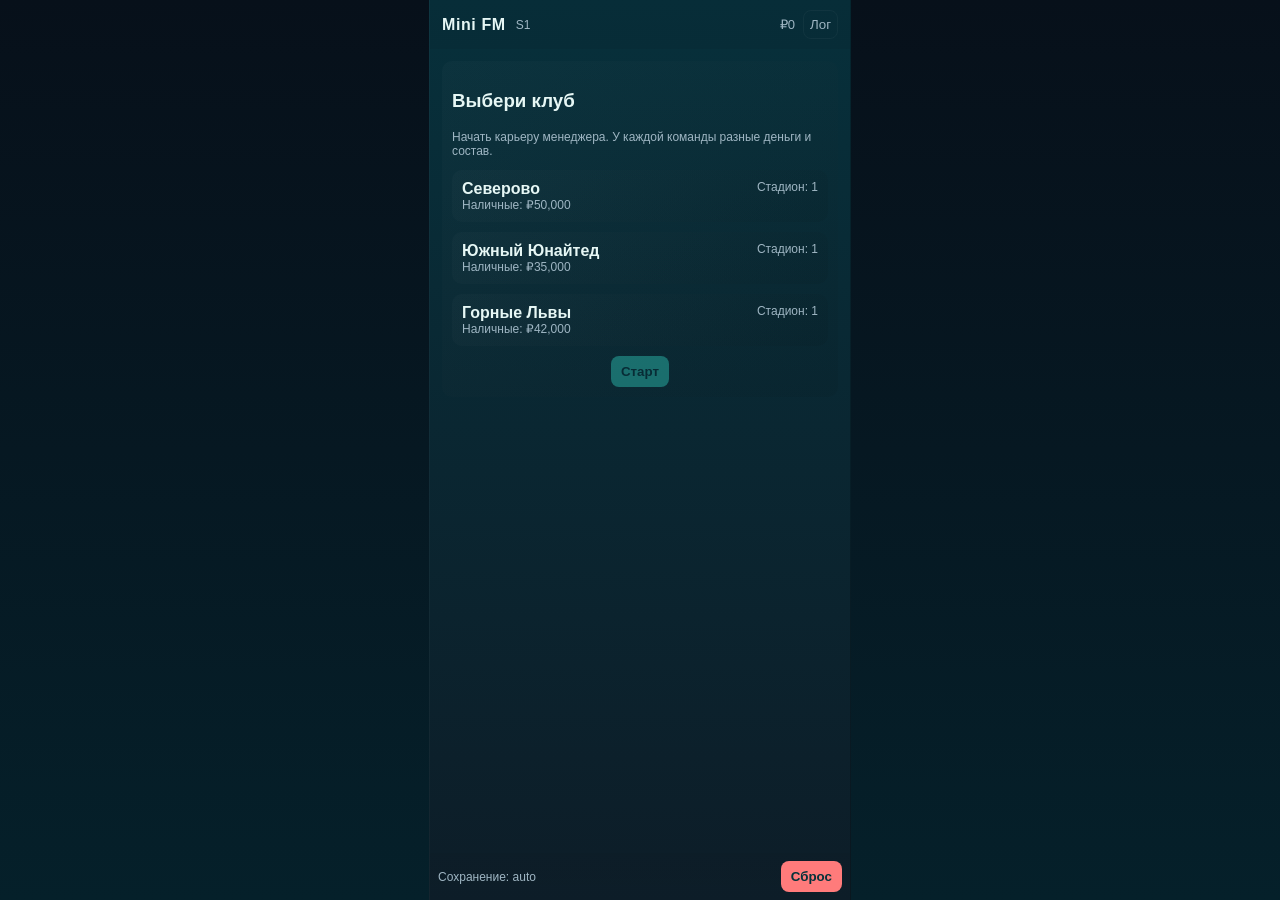
<file: induex.html>
<!doctype html>
<html lang="ru">
<head>
<meta charset="utf-8" />
<meta name="viewport" content="width=device-width,initial-scale=1,viewport-fit=cover" />
<title>Mini Football Manager — Prototype (with log)</title>
<style>
  :root{
    --bg:#07101a; --card:#0f2432; --accent:#2ec4b6; --muted:#9fb6c3;
  }
  html,body{height:100%;margin:0;font-family:Inter,Arial,Helvetica,sans-serif;background:linear-gradient(#07101a,#05202a);display:flex;align-items:center;justify-content:center}
  #app{width:100%;max-width:420px;height:100vh;background:linear-gradient(180deg,#07303b,#0d1d28);color:#e6f7f5;display:flex;flex-direction:column;border-left:1px solid rgba(255,255,255,0.03);border-right:1px solid rgba(0,0,0,0.2)}
  header{padding:10px 12px;display:flex;align-items:center;justify-content:space-between;background:rgba(0,0,0,0.06)}
  .brand{font-weight:700;letter-spacing:0.6px}
  .topinfo{font-size:13px;color:var(--muted);display:flex;gap:8px;align-items:center}
  main{flex:1;overflow:auto;padding:12px}
  .card{background:linear-gradient(135deg, rgba(255,255,255,0.02), rgba(0,0,0,0.06));padding:10px;border-radius:10px;margin-bottom:10px}
  .row{display:flex;gap:8px;align-items:center}
  .btn{background:var(--accent);color:#05323a;padding:8px 10px;border-radius:8px;font-weight:700;border:none;cursor:pointer}
  .btn:disabled{opacity:0.45;cursor:not-allowed}
  .tabbar{display:flex;gap:6px;justify-content:space-around;padding:10px;background:rgba(0,0,0,0.06)}
  .tab{flex:1;padding:10px;border-radius:8px;text-align:center;color:var(--muted);background:transparent;cursor:pointer}
  .tab.active{background:var(--accent);color:#052a27}
  .player{display:flex;justify-content:space-between;padding:8px;border-radius:8px;background:rgba(255,255,255,0.02);margin-bottom:6px}
  .small{font-size:12px;color:var(--muted)}
  .center{display:flex;align-items:center;justify-content:center}
  input,select{padding:8px;border-radius:8px;border:none}
  .market-item{display:flex;justify-content:space-between;padding:8px;border-radius:8px;background:rgba(0,0,0,0.08);margin-bottom:6px}
  footer{padding:8px;background:linear-gradient(180deg, rgba(0,0,0,0.04), transparent)}
  .notice{font-size:13px;color:var(--muted);padding:6px 8px;border-radius:6px;background:rgba(255,255,255,0.01)}
  /* Log panel */
  #log-panel{position:fixed;left:50%;transform:translateX(-50%);bottom:0;width:100%;max-width:420px;max-height:36vh;background:rgba(4,12,18,0.98);border-top-left-radius:10px;border-top-right-radius:10px;box-shadow:0 -6px 20px rgba(0,0,0,0.6);display:flex;flex-direction:column;z-index:999}
  #log-head{display:flex;justify-content:space-between;align-items:center;padding:8px 10px;border-bottom:1px solid rgba(255,255,255,0.03)}
  #log-entries{padding:8px 10px;overflow:auto;flex:1;font-family:monospace;font-size:12px;color:#dbeef1}
  .log-info{color:#bfeaf0}
  .log-warn{color:#ffd77a}
  .log-error{color:#ff9b9b}
  .log-controls{display:flex;gap:8px}
  .toggle-log{background:transparent;border:1px solid rgba(255,255,255,0.04);color:var(--muted);padding:6px;border-radius:8px;cursor:pointer}
  /* hidden by default */
  #log-panel.hidden{display:none}
  @media (max-width:420px){body{padding:0}}
</style>
</head>
<body>
<div id="app" role="application">
  <header>
    <div style="display:flex;gap:10px;align-items:center">
      <div class="brand">Mini FM</div>
      <div class="topinfo small" id="current-season">S1</div>
    </div>
    <div style="display:flex;gap:8px;align-items:center">
      <div class="topinfo" id="money">₽0</div>
      <button id="btn-toggle-log" class="toggle-log">Лог</button>
    </div>
  </header>

  <main id="main">
    <!-- Start / choose team -->
    <div id="start-screen" class="card">
      <h3>Выбери клуб</h3>
      <p class="small">Начать карьеру менеджера. У каждой команды разные деньги и состав.</p>
      <div id="team-choices" style="margin-top:8px"></div>
      <div style="margin-top:10px" class="center">
        <button id="btn-start" class="btn" disabled type="button">Старт</button>
      </div>
    </div>

    <!-- Main game UI -->
    <div id="game-ui" style="display:none">
      <div class="card">
        <div style="display:flex;justify-content:space-between;align-items:center">
          <div>
            <div id="club-name" style="font-weight:700"></div>
            <div class="small" id="stadium-level"></div>
          </div>
          <div style="text-align:right">
            <div id="club-money" style="font-weight:700"></div>
            <div class="small">Сезон <span id="season-num"></span></div>
          </div>
        </div>
      </div>

      <div id="view-squad" class="card" style="display:none">
        <h4>Состав</h4>
        <div id="squad-list"></div>
      </div>

      <div id="view-match" class="card" style="display:none">
        <h4>Матч</h4>
        <div class="small notice" id="match-info">Готов к матчу. Выберите оппонента (лига).</div>
        <div style="margin-top:8px" id="league-fixtures"></div>
        <div id="match-log" style="margin-top:8px"></div>
      </div>

      <div id="view-train" class="card" style="display:none">
        <h4>Тренировка</h4>
        <div class="small">Выбери фокус тренировки и игроков (увеличивает навыки, тратит день)</div>
        <div style="margin-top:8px">
          <select id="train-focus">
            <option value="attack">Атака</option>
            <option value="defense">Защита</option>
            <option value="stamina">Выносливость</option>
          </select>
        </div>
        <div style="margin-top:8px">
          <label class="small">Игроки (Ctrl/Command для множественного):</label>
          <select id="train-players" multiple style="width:100%;height:120px"></select>
        </div>
        <div style="margin-top:8px" class="center">
          <button id="btn-train" class="btn">Провести тренировку (день)</button>
        </div>
      </div>

      <div id="view-market" class="card" style="display:none">
        <h4>Трансферы</h4>
        <div class="small">Рынок свободных агентов. Купи игрока, если есть место и деньги.</div>
        <div id="market-list" style="margin-top:8px"></div>
      </div>

      <div id="view-stadium" class="card" style="display:none">
        <h4>Стадион</h4>
        <div class="small" id="stadium-desc"></div>
        <div style="margin-top:8px" class="center">
          <button id="btn-upgrade-stadium" class="btn">Улучшить стадион</button>
        </div>
      </div>

      <div class="card">
        <div class="row" style="justify-content:space-between">
          <div class="small">Очки: <span id="club-points">0</span></div>
          <div class="small">Матчи: <span id="matches-played">0</span>/<span id="matches-total">0</span></div>
        </div>
      </div>
    </div>
  </main>

  <div class="tabbar" id="tabs" style="display:none">
    <div class="tab active" data-view="squad">Состав</div>
    <div class="tab" data-view="match">Матч</div>
    <div class="tab" data-view="train">Тренировка</div>
    <div class="tab" data-view="market">Трансферы</div>
    <div class="tab" data-view="stadium">Стадион</div>
  </div>

  <footer style="display:flex;justify-content:space-between;align-items:center">
    <div class="small">Сохранение: <span id="save-status">auto</span></div>
    <div><button id="btn-reset" class="btn" style="background:#ff7b7b">Сброс</button></div>
  </footer>
</div>

<!-- Log panel -->
<div id="log-panel" class="hidden" aria-hidden="true">
  <div id="log-head">
    <div style="display:flex;flex-direction:column;">
      <strong>Лог действий</strong>
      <div class="small">Показываются события и ошибки</div>
    </div>
    <div class="log-controls">
      <button id="btn-clear-log" class="toggle-log">Очистить</button>
      <button id="btn-hide-log" class="toggle-log">Закрыть</button>
    </div>
  </div>
  <div id="log-entries" role="log" aria-live="polite"></div>
</div>

<script>
/* Mini Football Manager — prototype with logging
   Full single-file HTML. Save as index.html.
*/

const STORAGE_KEY = 'mini_fm_save_v1';

// --- Logging utilities ---
const logContainer = document.getElementById ? document.getElementById('log-entries') : null;
function appendLog(msg, level='info'){
  const el = document.createElement('div');
  el.className = level === 'warn' ? 'log-warn' : level === 'error' ? 'log-error' : 'log-info';
  const time = new Date().toLocaleTimeString();
  el.textContent = `[${time}] ${msg}`;
  if(logContainer){
    logContainer.appendChild(el);
    logContainer.scrollTop = logContainer.scrollHeight;
  }
  // also keep console
  if(level === 'error') console.__orig_error && console.__orig_error(msg);
  else if(level === 'warn') console.__orig_warn && console.__orig_warn(msg);
  else console.__orig_log && console.__orig_log(msg);
}
// override console safely
if(!console.__orig_log){
  console.__orig_log = console.log.bind(console);
  console.__orig_warn = console.warn.bind(console);
  console.__orig_error = console.error.bind(console);
  console.log = (...args)=>{ console.__orig_log(...args); appendLog(args.map(a=>String(a)).join(' '), 'info'); };
  console.warn = (...args)=>{ console.__orig_warn(...args); appendLog(args.map(a=>String(a)).join(' '), 'warn'); };
  console.error = (...args)=>{ console.__orig_error(...args); appendLog(args.map(a=>String(a)).join(' '), 'error'); };
}

// helper log wrapper to avoid try/catch clutter
function safeRun(fn, description){
  try{ appendLog(description, 'info'); return fn(); }
  catch(err){ appendLog(`${description} — Ошибка: ${err.message}`, 'error'); console.error(err); }
}

// --- Utility functions ---
function randInt(a,b){return Math.floor(Math.random()*(b-a+1))+a;}
function pick(arr){return arr[randInt(0,arr.length-1)];}
function clamp(v,a,b){return Math.max(a,Math.min(b,v));}
const $ = id => document.getElementById(id);

function formatMoney(n){ return '₽' + n.toLocaleString(); }

// --- Sample data ---
const SAMPLE_NAMES = ["Алексей","Иван","Дмитрий","Максим","Никита","Михаил","Сергей","Антон","Роман","Егор","Влад","Павел","Кирилл","Олег","Тимофей"];
const POSITIONS = ["GK","DEF","MID","FWD"];
const TEAM_TEMPLATES = [
  {id:'t1',name:'Северово',money:50000,stadium:1},
  {id:'t2',name:'Южный Юнайтед',money:35000,stadium:1},
  {id:'t3',name:'Горные Львы',money:42000,stadium:1}
];

function genPlayer(pos){
  const name = pick(SAMPLE_NAMES) + ' ' + String.fromCharCode(65+randInt(0,25)) + '.';
  const base = {GK:50,DEF:55,MID:58,FWD:60}[pos] || 55;
  return {
    id: 'p'+Date.now()+Math.random().toString(36).slice(2,6),
    name, position: pos,
    attack: clamp(base + randInt(-12,12),30,90),
    defense: clamp(base + randInt(-12,12),30,90),
    stamina: clamp(60 + randInt(-25,15),20,90),
    fitness: 90,
    morale: 50,
    value: 500 + randInt(500,8000),
    wage: 100 + randInt(50,800)
  };
}

function createSquad(){
  const squad = [];
  for(let i=0;i<2;i++) squad.push(genPlayer('GK'));
  for(let i=0;i<6;i++) squad.push(genPlayer('DEF'));
  for(let i=0;i<6;i++) squad.push(genPlayer('MID'));
  for(let i=0;i<4;i++) squad.push(genPlayer('FWD'));
  return squad;
}

// --- Game state ---
let state = {
  club: null,
  season: 1,
  money: 0,
  squad: [],
  league: [],
  fixtures: [],
  points: 0,
  matchesPlayed: 0,
  matchesTotal: 0,
  stadiumLevel: 1,
  market: [],
};

// --- Save / Load ---
function saveState(){
  try{
    localStorage.setItem(STORAGE_KEY, JSON.stringify(state));
    $('save-status').innerText = 'saved';
    appendLog('Состояние сохранено', 'info');
    setTimeout(()=>$('save-status').innerText='auto',800);
  }catch(err){ appendLog('Ошибка сохранения: '+err.message, 'error'); }
}
function loadState(){
  try{
    const raw = localStorage.getItem(STORAGE_KEY);
    if(raw){ state = JSON.parse(raw); appendLog('Состояние загружено из localStorage', 'info'); return true; }
  }catch(err){ appendLog('Ошибка загрузки: '+err.message, 'error'); }
  return false;
}
function resetState(){
  if(!confirm('Сбросить прогресс?')) return;
  localStorage.removeItem(STORAGE_KEY);
  appendLog('Сброс прогресса. Перезагрузка...', 'warn');
  location.reload();
}

// --- UI helpers ---
function initStartScreen(){
  const box = $('team-choices'); box.innerHTML = '';
  TEAM_TEMPLATES.forEach(t=>{
    const div = document.createElement('div');
    div.className='card';
    div.style.cursor='pointer';
    div.innerHTML = `<div style="display:flex;justify-content:space-between">
      <div><strong>${t.name}</strong><div class="small">Наличные: ${formatMoney(t.money)}</div></div>
      <div class="small">Стадион: ${t.stadium}</div>
    </div>`;
    div.addEventListener('click', ()=> {
      document.querySelectorAll('#team-choices .card').forEach(c=>c.style.outline='none');
      div.style.outline='2px solid rgba(46,196,182,0.25)';
      const btn = $('btn-start');
      btn.disabled = false;
      btn.dataset.team = t.id;
      appendLog(`Клуб выбран: ${t.name}`, 'info');
    });
    box.appendChild(div);
  });

  const startBtn = $('btn-start');
  // remove existing listeners (by cloning) to avoid duplicates
  const clone = startBtn.cloneNode(true);
  startBtn.parentNode.replaceChild(clone, startBtn);
  clone.addEventListener('click', ()=> safeRun(startGame, 'Нажата кнопка Старт'));
  $('btn-reset').onclick = ()=> safeRun(resetState, 'Нажата кнопка Сброс');
}

// --- Game init (new) ---
function startGame(){
  const teamid = $('btn-start').dataset.team || $('btn-start').getAttribute('data-team');
  if(!teamid){ appendLog('Ошибка: клуб не выбран', 'error'); alert('Выберите клуб перед стартом'); return; }
  const tpl = TEAM_TEMPLATES.find(x=>x.id===teamid);
  state.club = tpl.name;
  state.season = 1;
  state.money = tpl.money;
  state.squad = createSquad();
  state.stadiumLevel = tpl.stadium || 1;
  state.league = [];
  for(let i=0;i<5;i++){
    state.league.push({
      id:'opp'+i,
      name: tpl.name + ' II ' + (i+1),
      squad: createSquad(),
      strength: randInt(45,75),
      money: 20000
    });
  }
  state.fixtures = [];
  state.league.forEach(opp=>{
    state.fixtures.push({opponent:opp.name, home:true, played:false});
    state.fixtures.push({opponent:opp.name, home:false, played:false});
  });
  shuffleArray(state.fixtures);
  state.points = 0; state.matchesPlayed = 0; state.matchesTotal = state.fixtures.length;
  state.market = [];
  for(let i=0;i<8;i++) state.market.push(genPlayer(pick(POSITIONS)));
  $('start-screen').style.display='none';
  $('game-ui').style.display='block';
  $('tabs').style.display='flex';
  updateTop();
  showView('squad');
  appendLog('Игра начата. Клуб: ' + state.club, 'info');
  saveState();
}

// --- Helpers ---
function shuffleArray(a){ for(let i=a.length-1;i>0;i--){const j=Math.floor(Math.random()*(i+1));[a[i],a[j]]=[a[j],a[i]];}}

// --- UI updates ---
function updateTop(){
  $('club-name').innerText = state.club || '';
  $('club-money').innerText = formatMoney(state.money || 0);
  $('season-num').innerText = state.season;
  $('stadium-level').innerText = 'Стадион: уровень ' + (state.stadiumLevel || 1);
  $('club-points').innerText = state.points || 0;
  $('matches-played').innerText = state.matchesPlayed || 0;
  $('matches-total').innerText = state.matchesTotal || 0;
  if($('money')) $('money').innerText = formatMoney(state.money || 0);
  if($('current-season')) $('current-season').innerText = 'S' + (state.season || 1);
}
// Tabs
document.querySelectorAll('.tab').forEach(t=>{
  t.addEventListener('click',()=> {
    document.querySelectorAll('.tab').forEach(x=>x.classList.remove('active'));
    t.classList.add('active');
    showView(t.dataset.view);
  });
});
function showView(name){
  ['squad','match','train','market','stadium'].forEach(v=>{ const el = $('view-'+v); if(el) el.style.display='none'; });
  const view = $('view-'+name);
  if(view) view.style.display='block';
  if(name==='squad') renderSquad();
  if(name==='match') renderMatch();
  if(name==='train') renderTrain();
  if(name==='market') renderMarket();
  if(name==='stadium') renderStadium();
}

// --- Render functions ---
function renderSquad(){
  $('view-squad').style.display='block';
  const list = $('squad-list'); list.innerHTML='';
  state.squad.forEach(p=>{
    const div = document.createElement('div'); div.className='player';
    div.innerHTML = `<div>
        <div style="font-weight:700">${p.name} <span class="small">(${p.position})</span></div>
        <div class="small">Atk ${p.attack} · Def ${p.defense} · Sta ${p.stamina}</div>
      </div>
      <div style="text-align:right">
        <div class="small">Фит ${p.fitness}%</div>
        <div class="small">Мораль ${p.morale}</div>
      </div>`;
    list.appendChild(div);
  });
}

function renderMatch(){
  const fx = $('league-fixtures'); fx.innerHTML='';
  state.fixtures.forEach((f,i)=>{
    const btn = document.createElement('div'); btn.className='market-item';
    btn.innerHTML = `<div>${f.opponent} ${f.home?'(дом)' : '(в гостях)'} ${f.played? '— сыграно':''}</div>
      <div><button class="btn" ${f.played? 'disabled':''} data-fi="${i}">Играть</button></div>`;
    fx.appendChild(btn);
  });
  fx.querySelectorAll('button').forEach(b=>{
    b.addEventListener('click', ()=> safeRun(()=> playMatch(+b.dataset.fi), 'Запуск матча'));
  });
  $('match-log').innerHTML = '';
}

function teamStrength(squad, tactic='balanced'){
  let atk=0,def=0,sta=0;
  squad.forEach(p => { atk+=p.attack; def+=p.defense; sta+=p.stamina*(p.fitness/100); });
  atk = atk / squad.length; def = def / squad.length; sta = sta / squad.length;
  let factor = {attacking:1.05,balanced:1.0,defensive:0.95}[tactic] || 1.0;
  return (atk*0.5 + def*0.4 + sta*0.1) * factor;
}

function playMatch(fiIndex){
  const fixture = state.fixtures[fiIndex];
  if(!fixture || fixture.played){ appendLog('Матч не найден или уже сыгран', 'warn'); return; }
  const opp = state.league.find(o=>o.name===fixture.opponent);
  if(!opp){ appendLog('Противник не найден: ' + fixture.opponent, 'error'); return; }
  appendLog('Начало матча: ' + state.club + ' vs ' + opp.name, 'info');

  const tactic = 'balanced';
  const ourStr = teamStrength(state.squad, tactic) * (1 + (randInt(-8,8)/100));
  const oppStr = (opp.strength) * (1 + (randInt(-8,8)/100));
  let ourGoals = 0, oppGoals = 0;
  let log = [];
  for(let m=10;m<=90;m+=randInt(10,20)){
    const chanceOur = Math.max(0.02, (ourStr/(ourStr+oppStr))*0.4);
    const chanceOpp = Math.max(0.02, (oppStr/(ourStr+oppStr))*0.4);
    if(Math.random() < chanceOur) { ourGoals++; log.push(`${m}' — Гол! ${state.club} ${ourGoals}:${oppGoals}`); }
    if(Math.random() < chanceOpp) { oppGoals++; log.push(`${m}' — Гол: ${opp.name} ${ourGoals}:${oppGoals}`); }
    if(Math.random() < 0.02){ const pl = pick(state.squad); pl.fitness = Math.max(30, pl.fitness - randInt(10,40)); log.push(`${m}' — Травма: ${pl.name}`); }
  }
  if(ourGoals > oppGoals){ state.points += 3; state.money += 3000 + state.stadiumLevel*500; log.unshift('Победа!'); }
  else if(ourGoals === oppGoals){ state.points += 1; state.money += 1500 + state.stadiumLevel*200; log.unshift('Ничья'); }
  else { state.money += 800 + state.stadiumLevel*100; log.unshift('Поражение'); }
  fixture.played = true;
  state.matchesPlayed++;
  state.squad.forEach(p=>{ p.fitness = clamp(p.fitness - randInt(5,15), 30, 100); p.morale = clamp(p.morale + (ourGoals>oppGoals?5: ourGoals===oppGoals?0:-5), 0, 100); });
  if(Math.random() < 0.15){ const p = pick(state.squad); const offer = Math.floor(p.value * (0.6 + Math.random()*0.8)); log.push(`Клуб предлагает ${formatMoney(offer)} за ${p.name}`); }

  const out = [`Игра ${state.club} vs ${opp.name}`, `Результат ${ourGoals}:${oppGoals}`, ...log];
  $('match-log').innerHTML = out.map(l=>`<div class="small">${l}</div>`).join('');
  appendLog(`Матч завершён: ${ourGoals}:${oppGoals}`, 'info');
  updateTop();
  saveState();
}

function renderTrain(){
  const sel = $('train-players'); sel.innerHTML='';
  state.squad.forEach(p=>{
    const opt = document.createElement('option');
    opt.value = p.id; opt.text = `${p.name} (${p.position}) — A${p.attack}/D${p.defense}/S${p.stamina}`;
    sel.appendChild(opt);
  });
  const btn = $('btn-train');
  btn.replaceWith(btn.cloneNode(true));
  $('btn-train').addEventListener('click', ()=> safeRun(doTrain, 'Тренировка'));
}

function doTrain(){
  const focus = $('train-focus').value;
  const sel = Array.from($('train-players').selectedOptions).map(o=>o.value);
  if(sel.length===0){ appendLog('Тренировка: не выбран игрок', 'warn'); alert('Выбери хотя бы одного игрока для тренировки'); return; }
  let cost = 0;
  sel.forEach(id=>{
    const p = state.squad.find(x=>x.id===id);
    if(p) cost += Math.ceil(p.wage*0.5);
  });
  if(state.money < cost){ if(!confirm('Недостаточно денег. Тренировка будет стоить ' + formatMoney(cost) + '. Провести в долг?')) return; }
  state.money -= cost;
  sel.forEach(id=>{
    const p = state.squad.find(x=>x.id===id);
    if(p){
      const gain = randInt(1,4);
      if(focus==='attack') p.attack = clamp(p.attack + gain, 30, 99);
      if(focus==='defense') p.defense = clamp(p.defense + gain, 30, 99);
      if(focus==='stamina') p.stamina = clamp(p.stamina + gain, 20, 99);
      p.fitness = clamp(p.fitness - randInt(2,8), 20, 100);
      p.morale = clamp(p.morale + 2, 0, 100);
    }
  });
  appendLog(`Тренировка проведена (${focus}) — потрачено ${formatMoney(cost)}`, 'info');
  updateTop(); renderTrain(); saveState();
}
function renderMarket(){
  const ml = $('market-list'); ml.innerHTML='';
  state.market.forEach((p,i)=>{
    const div = document.createElement('div'); div.className='market-item';
    div.innerHTML = `<div><strong>${p.name}</strong><div class="small">${p.position} · At:${p.attack} De:${p.defense} Sta:${p.stamina}</div></div>
      <div style="text-align:right"><div class="small">${formatMoney(p.value)}</div><button class="btn buy" data-id="${p.id}">Купить</button></div>`;
    ml.appendChild(div);
  });
  ml.querySelectorAll('.buy').forEach(b=>{
    b.addEventListener('click', ()=> safeRun(()=> buyPlayer(b.dataset.id), 'Покупка игрока'));
  });
}

function buyPlayer(id){
  const ply = state.market.find(x=>x.id===id);
  if(!ply){ appendLog('Игрок не найден на рынке', 'error'); return; }
  if(state.squad.length >= 22){ appendLog('Покупка: нет места в заявке', 'warn'); alert('Нет места в заявке (макс 22). Продай кого-то.'); return; }
  if(state.money < ply.value){ if(!confirm('Недостаточно денег. Купить в долг?')) return; }
  state.money -= ply.value;
  state.squad.push(ply);
  state.market = state.market.filter(m=>m.id!==id);
  state.market.push(genPlayer(pick(POSITIONS)));
  appendLog(`Игрок куплен: ${ply.name} за ${formatMoney(ply.value)}`, 'info');
  updateTop(); renderSquad(); renderMarket(); saveState();
}

function renderStadium(){
  $('stadium-desc').innerText = `Уровень ${state.stadiumLevel}. Повышает доход с матчей. Апгрейд стоит ${formatMoney(10000 * state.stadiumLevel)}.`;
  const btn = $('btn-upgrade-stadium');
  btn.replaceWith(btn.cloneNode(true));
  $('btn-upgrade-stadium').addEventListener('click', ()=> safeRun(upgradeStadium, 'Улучшение стадиона'));
}

function upgradeStadium(){
  const cost = 10000 * state.stadiumLevel;
  if(state.money < cost && !confirm('Недостаточно денег для улучшения. Тратить в долг?')) return;
  state.money -= cost;
  state.stadiumLevel++;
  appendLog(`Стадион улучшен до уровня ${state.stadiumLevel} (потрачено ${formatMoney(cost)})`, 'info');
  updateTop(); renderStadium(); saveState();
}

// --- Load/Startup ---
if(loadState()){
  $('start-screen').style.display = 'none';
  $('game-ui').style.display = 'block';
  $('tabs').style.display = 'flex';
  updateTop();
  showView('squad');
  appendLog('Восстановлен ранее сохранённый прогресс', 'info');
} else {
  initStartScreen();
  appendLog('Готов к старту. Выберите клуб и нажмите "Старт".', 'info');
}

// Tab initial activation
showView('squad');

// --- Log panel controls ---
const panel = $('log-panel');
$('btn-toggle-log').addEventListener('click', ()=> {
  const hidden = panel.classList.toggle('hidden');
  panel.setAttribute('aria-hidden', hidden ? 'true' : 'false');
  appendLog('Панель логов ' + (hidden ? 'скрыта' : 'открыта'), 'info');
});
$('btn-hide-log').addEventListener('click', ()=> {
  panel.classList.add('hidden'); panel.setAttribute('aria-hidden','true');
  appendLog('Панель логов скрыта', 'info');
});
$('btn-clear-log').addEventListener('click', ()=> {
  if(logContainer) logContainer.innerHTML = '';
  appendLog('Лог очищен', 'info');
});

// Expose state for debugging
window._state = state;

</script>
</body>
</html>
</file>
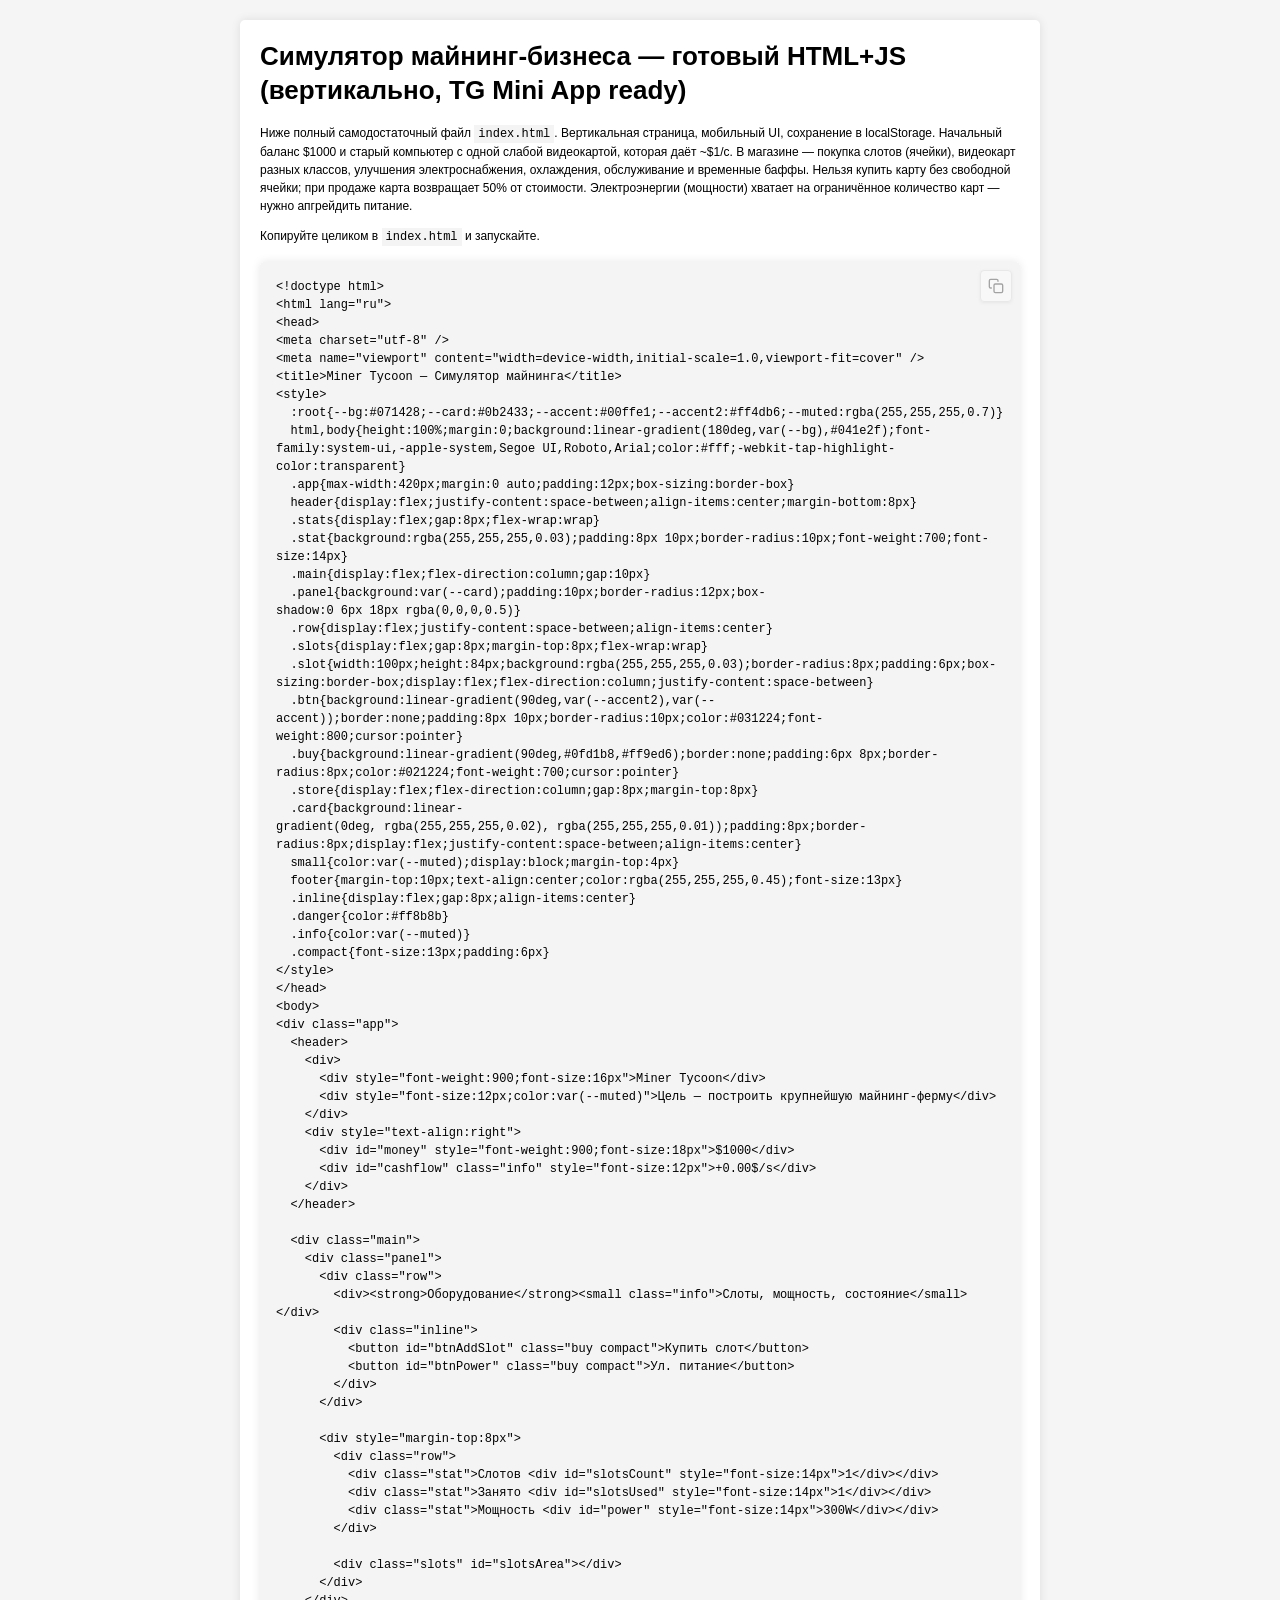
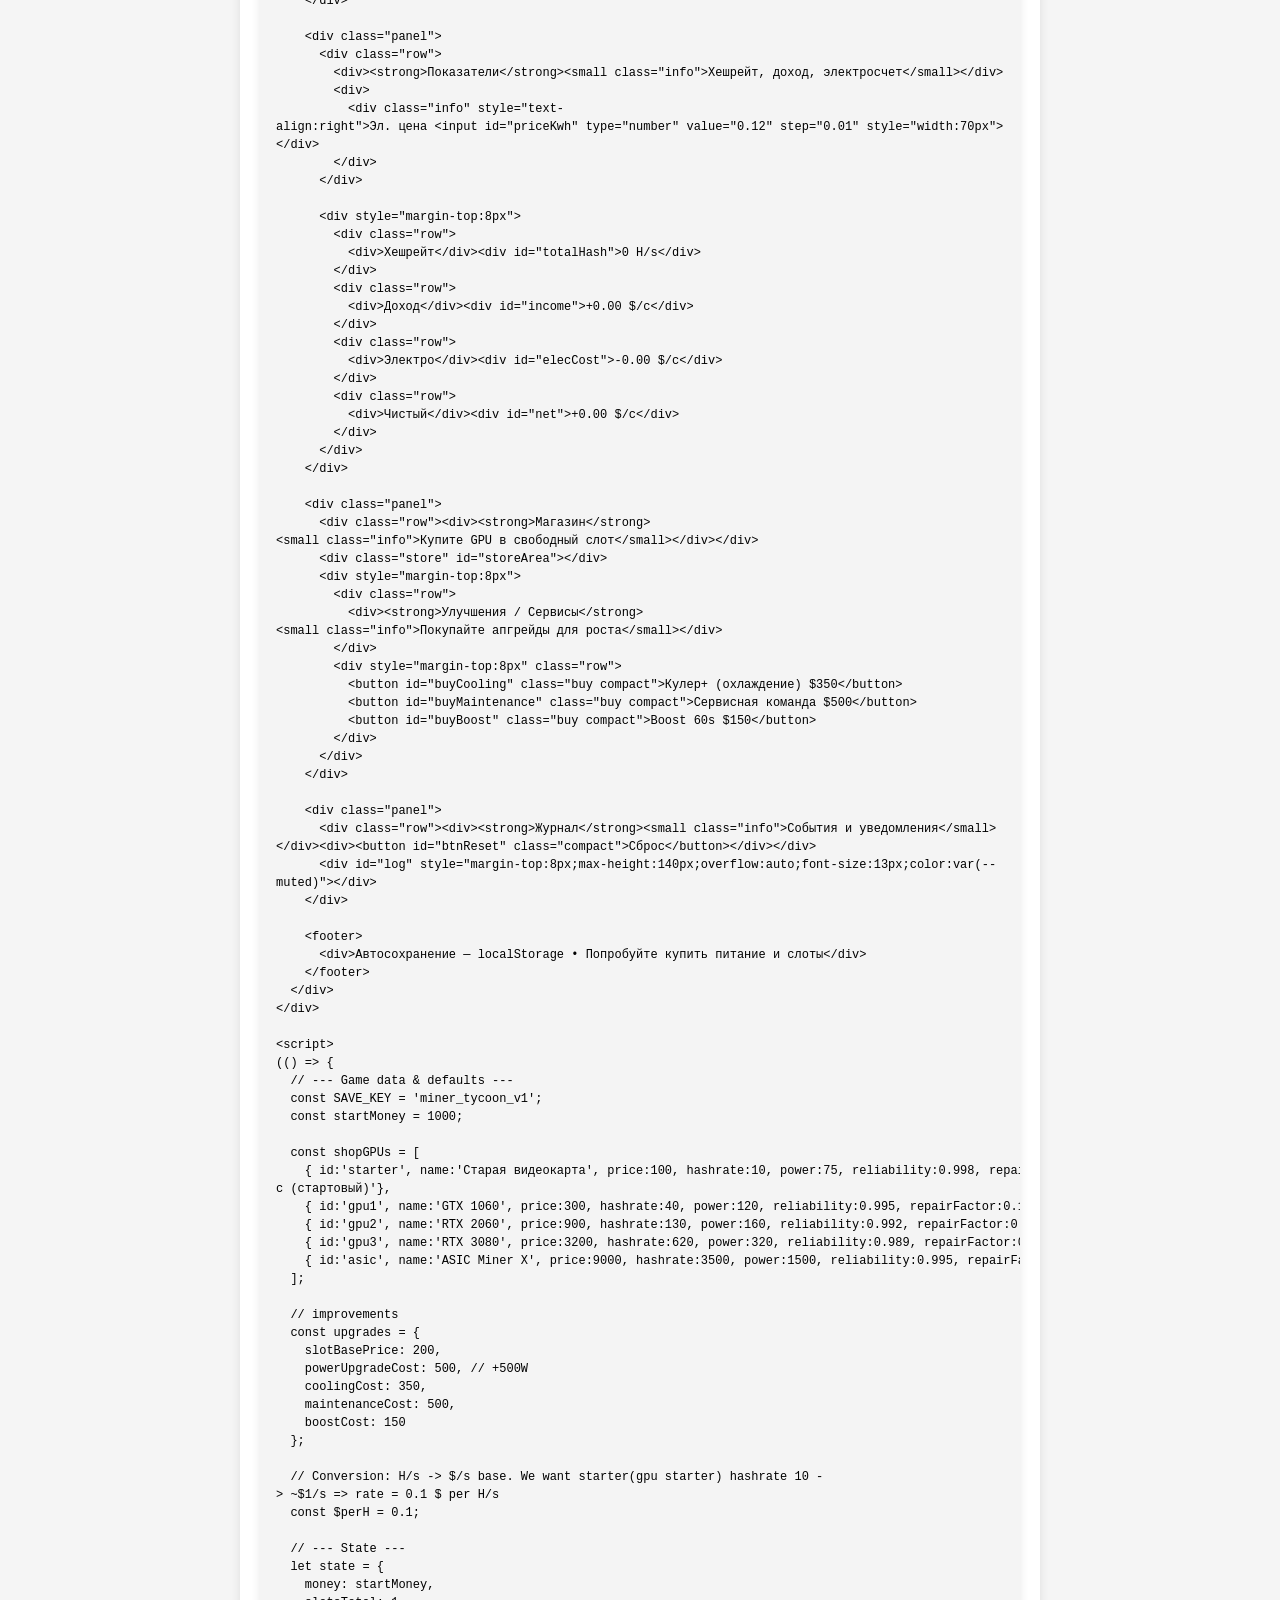
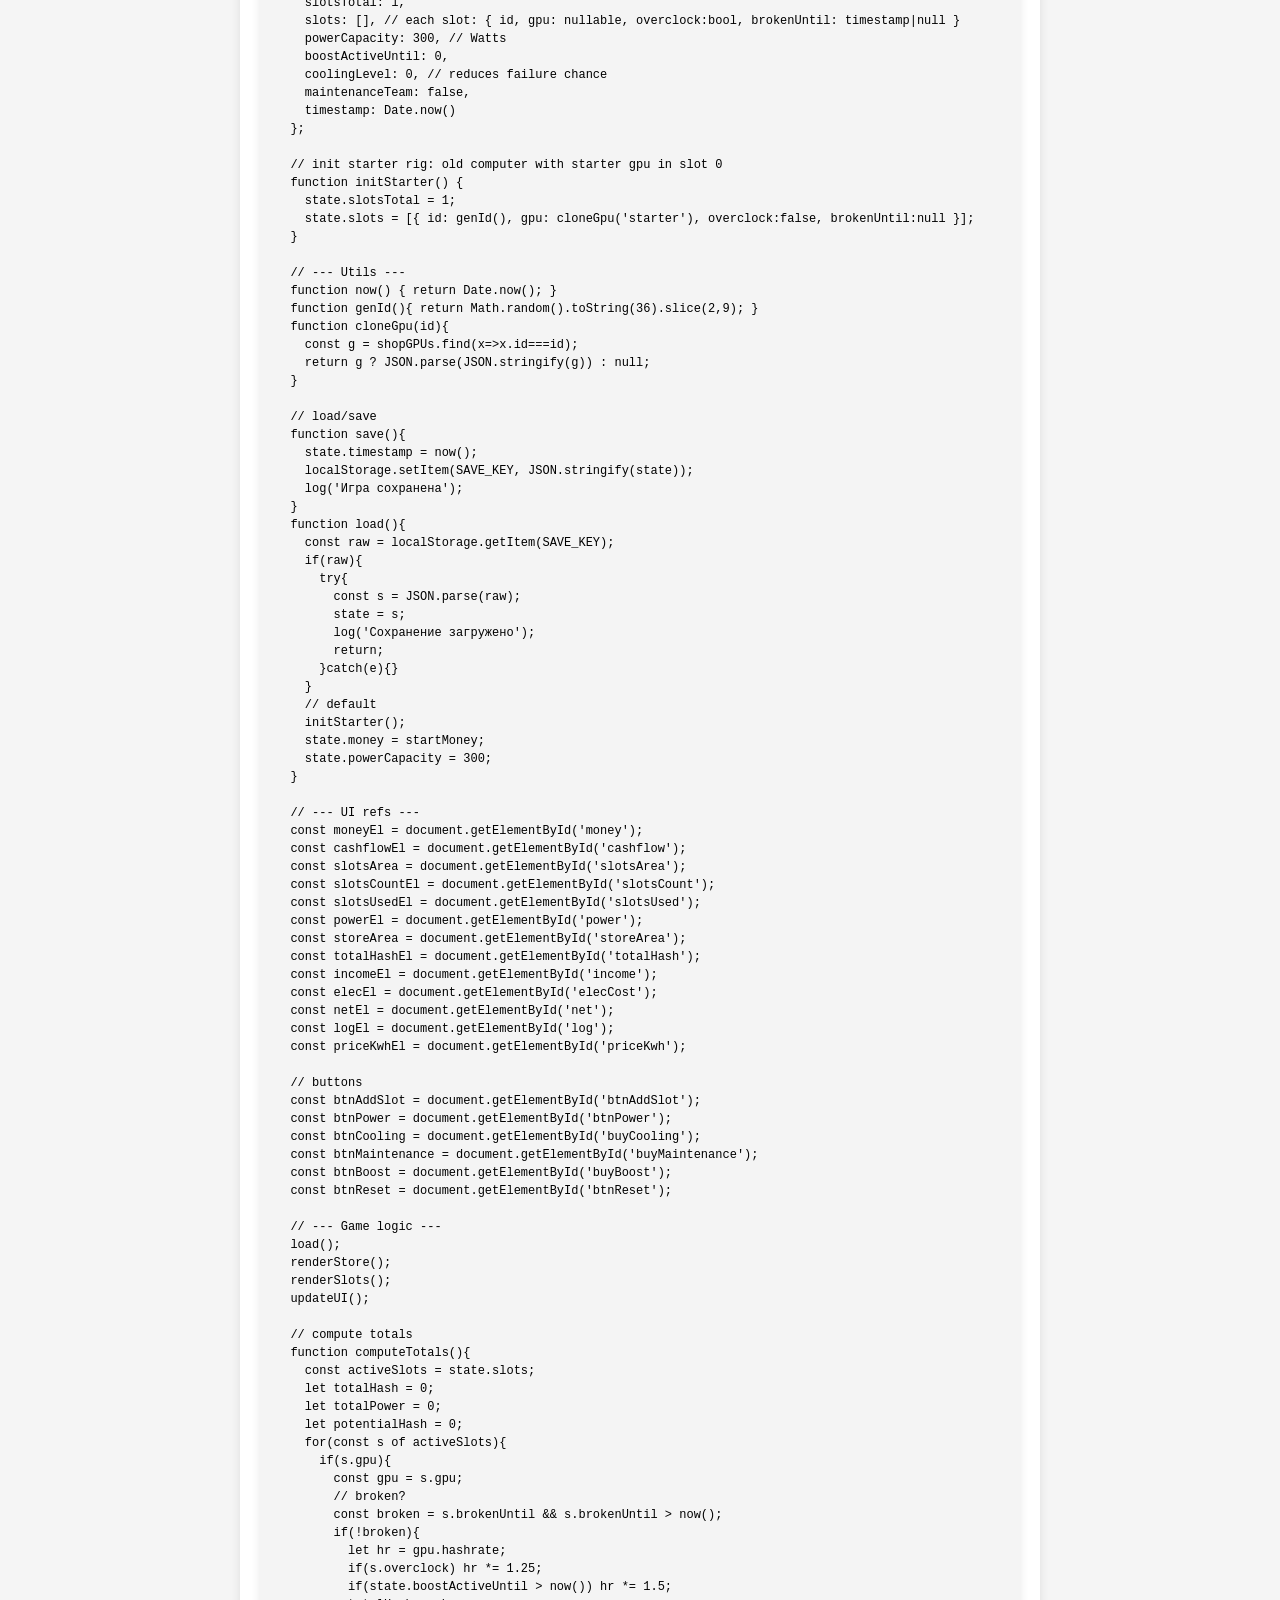
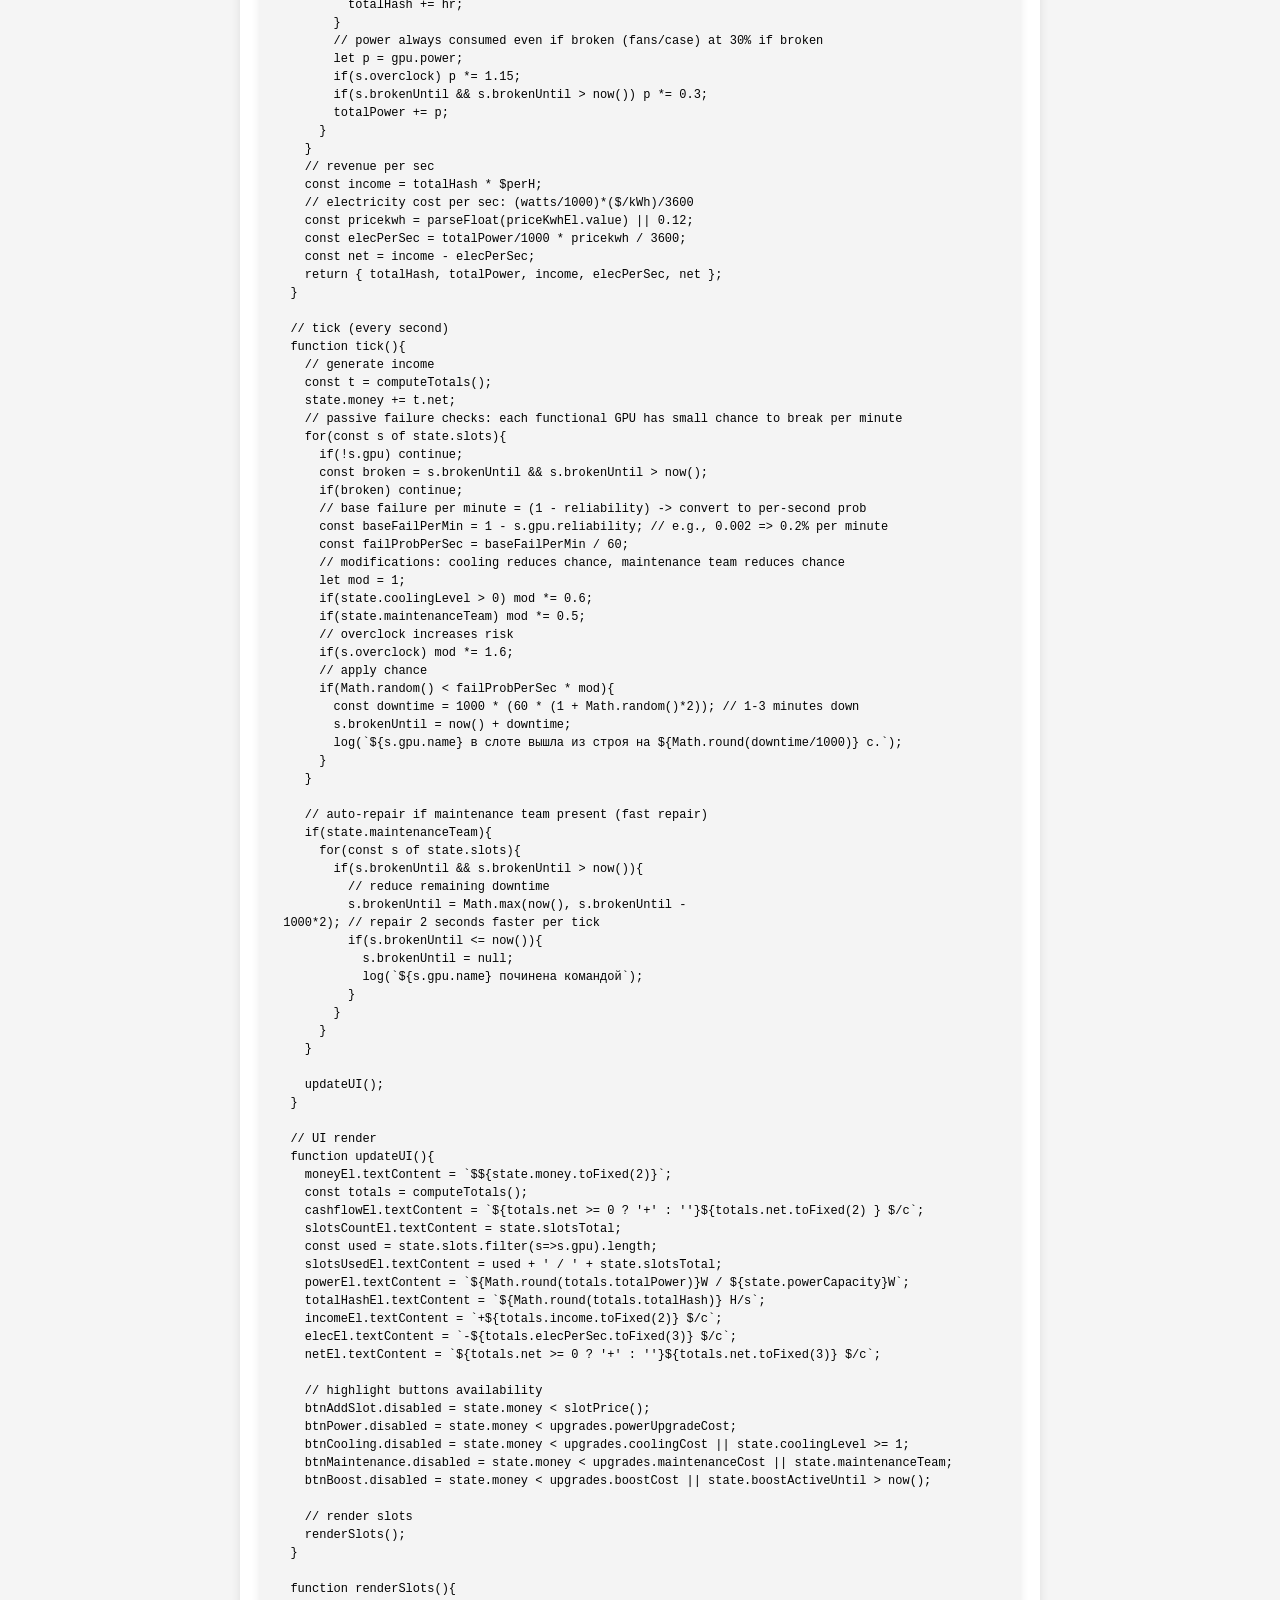
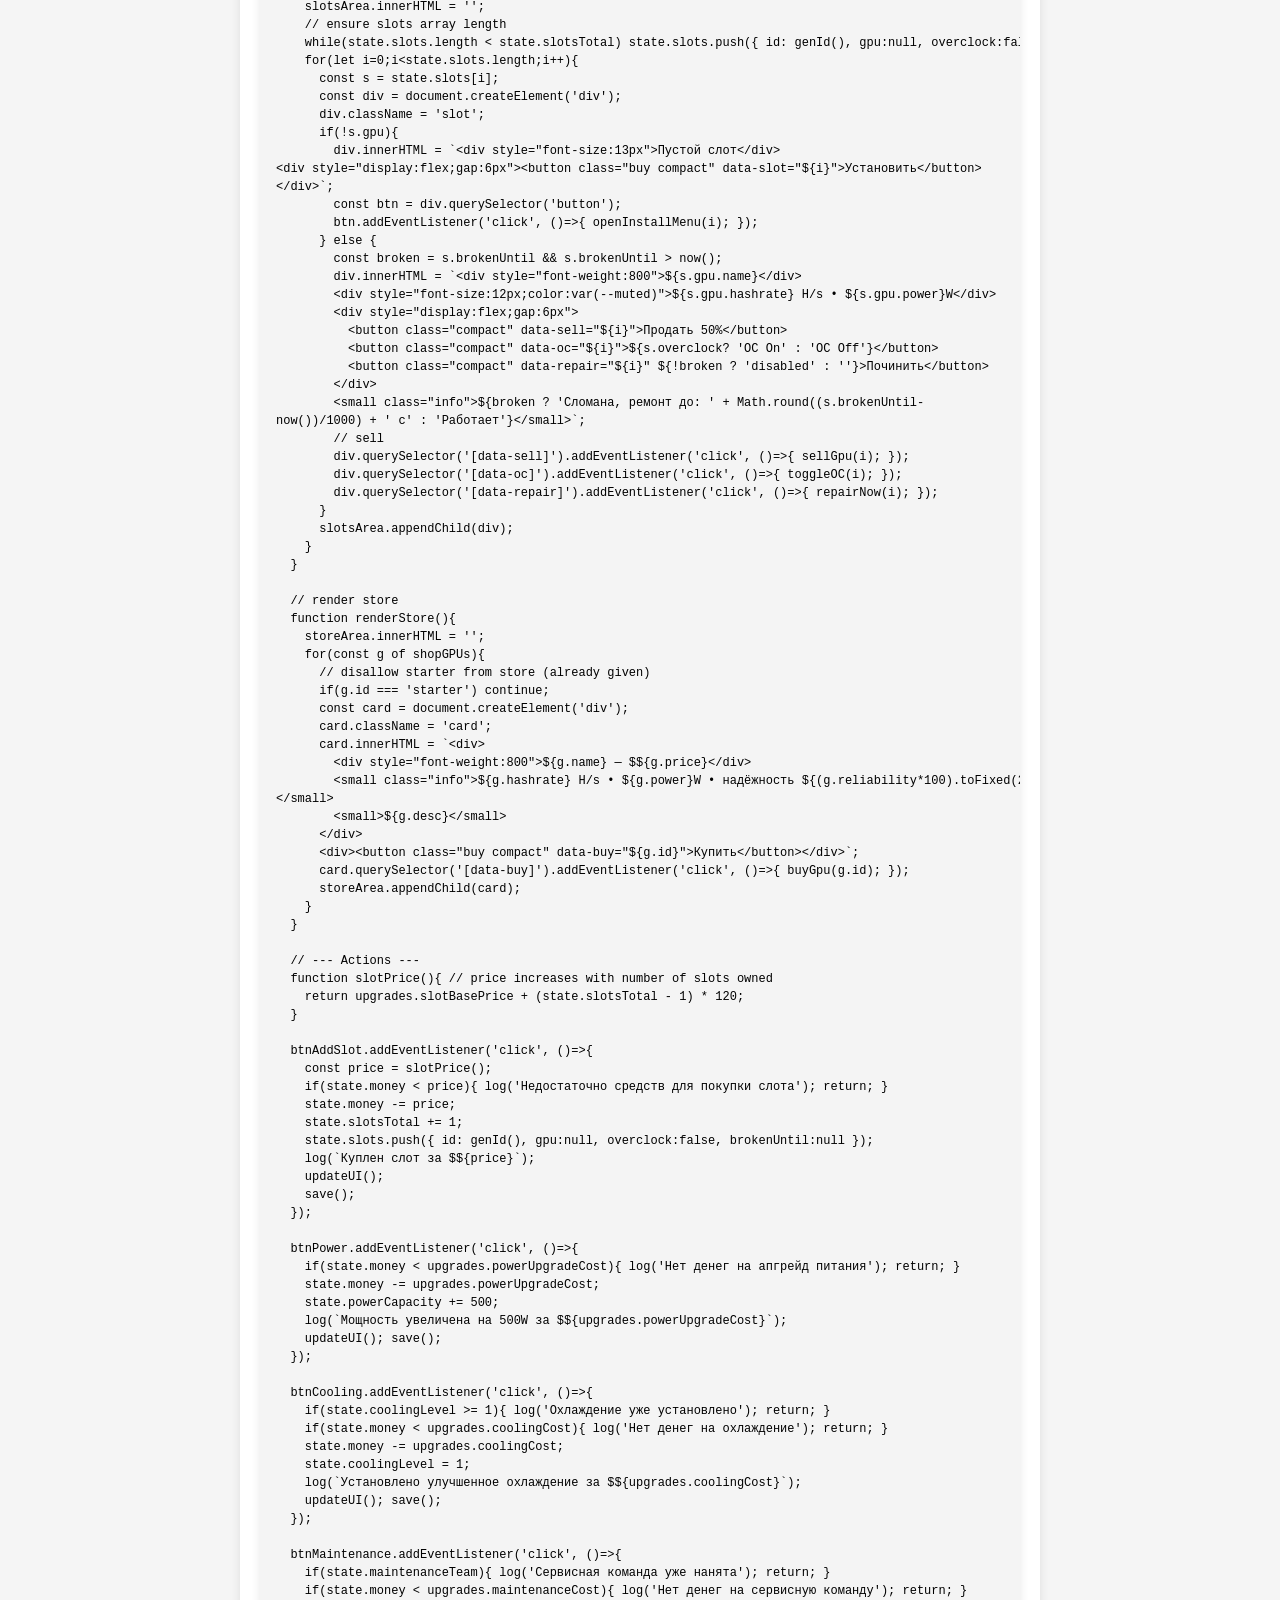
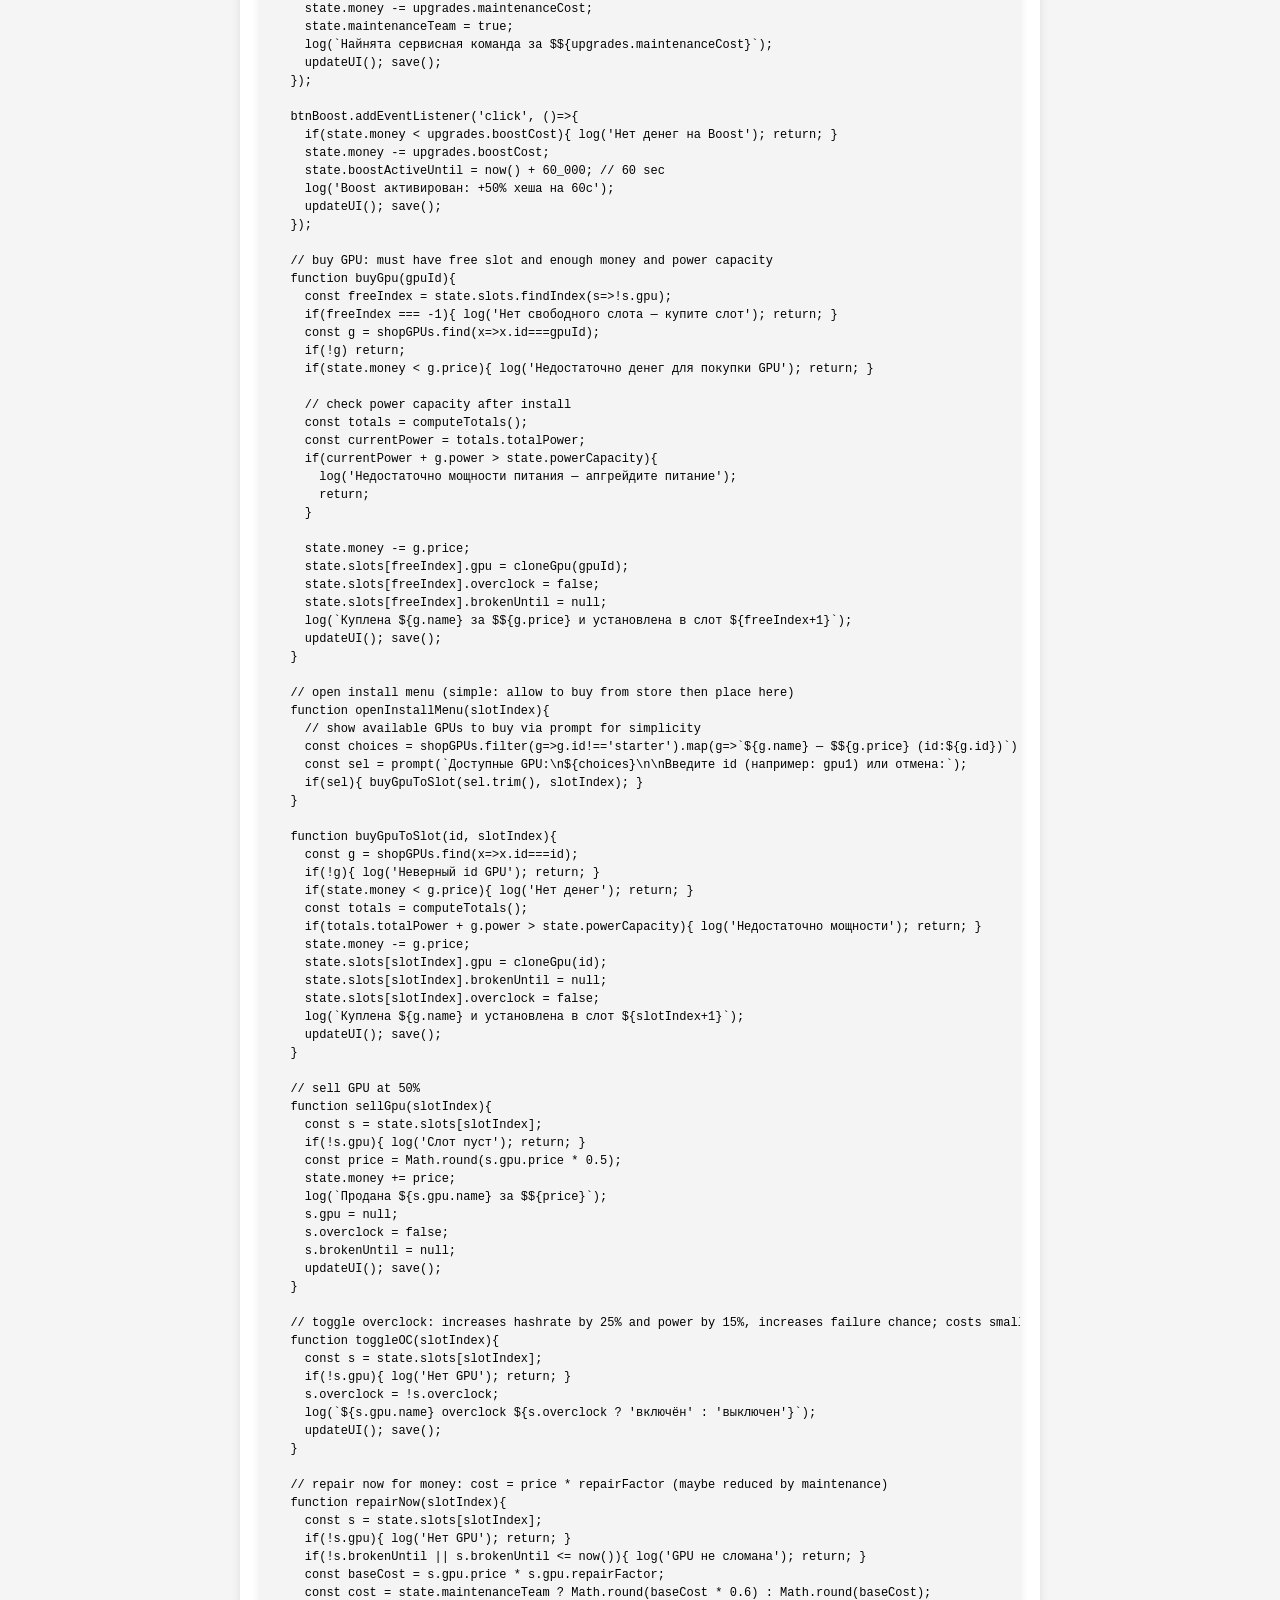
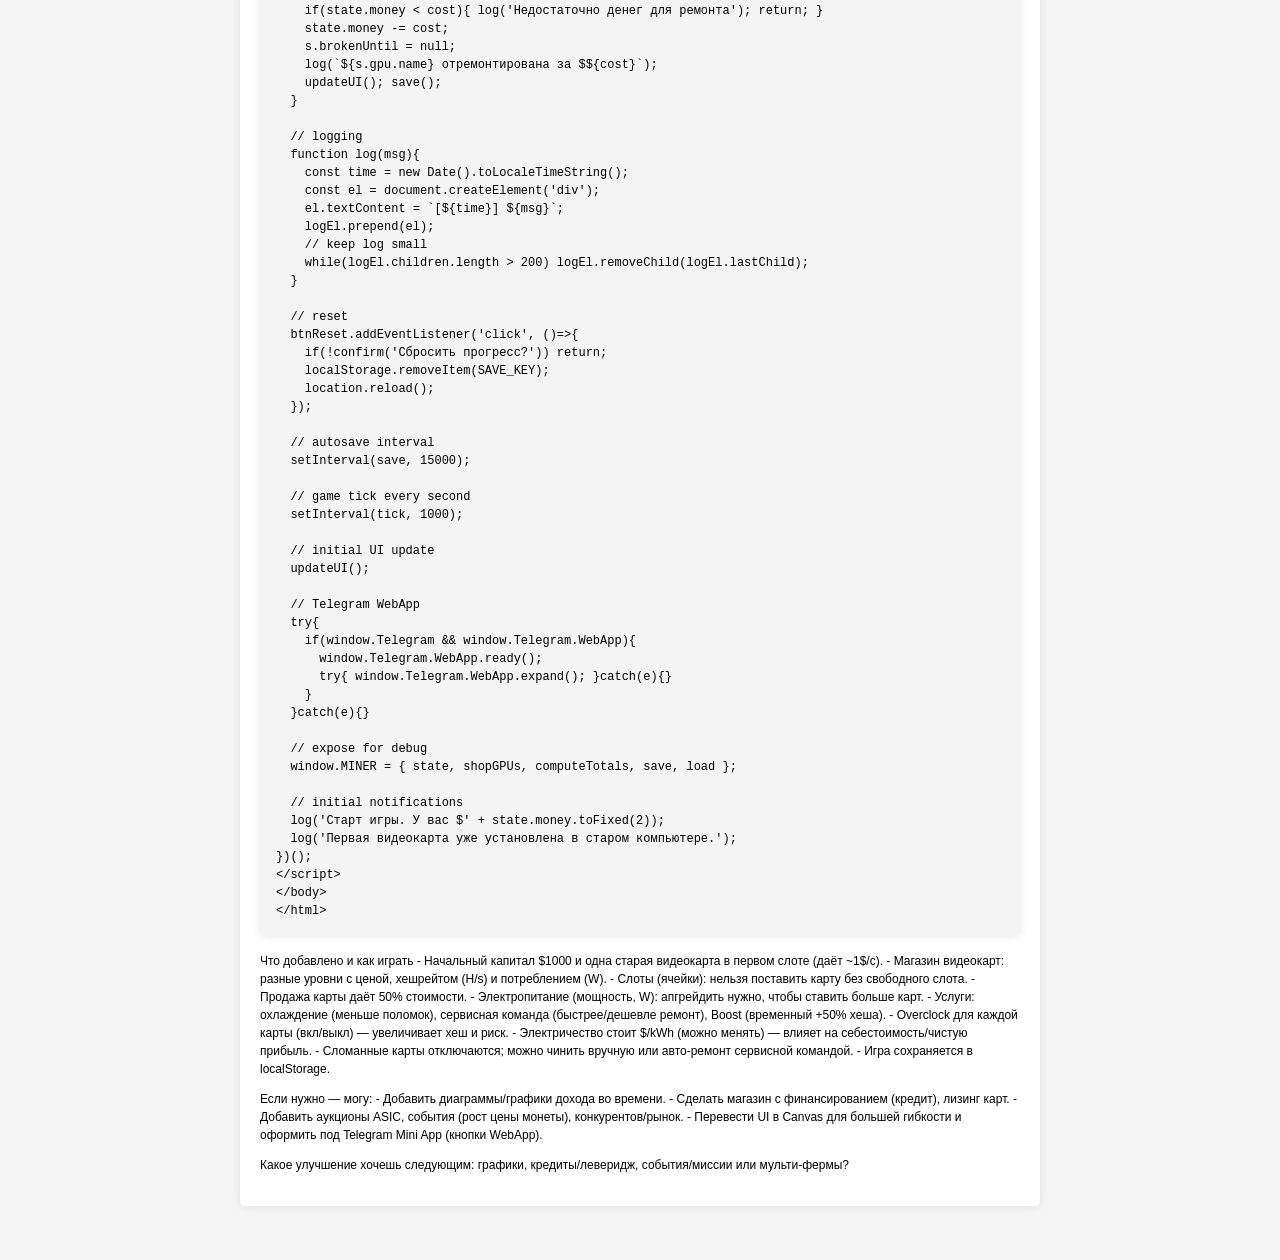
<file: response_24629900.html>
<!DOCTYPE html>
        <html lang="ru">
        <head>
        <meta charset="utf-8">
            <style>
:root {
  --page-width: 612pt;
  --page-height: 792pt;
  --margin-top: 70pt;
  --margin-right: 110pt;
  --margin-bottom: 220pt;
  --margin-left: 70pt;
  --content-width: calc(var(--page-width) - var(--margin-left) - var(--margin-right));
  --content-height: calc(var(--page-height) - var(--margin-top) - var(--margin-bottom));
}

@page {
  size: var(--page-width) var(--page-height);
  margin: var(--margin-top) var(--margin-right) var(--margin-bottom) var(--margin-left);
}

* {
  box-sizing: border-box;
}

body {
  font-family: Arial, sans-serif;
  background-color: #f5f5f5;
  margin: 0;
  padding: 20px;
  color: #000;
  font-size: 9pt;
  line-height: 1.5;
}

.content {
  max-width: 800px;
  margin: 0 auto;
  width: 100%;
  background-color: #fff;
  padding: 20px;
  border-radius: 5px;
  box-shadow: 0 0 10px rgba(0, 0, 0, 0.1);
}

@media print {
  body {
    background: #fff;
    padding: 0;
  }

  .content {
    max-width: var(--content-width);
    margin: 0 auto;
    box-shadow: none;
    border-radius: 0;
  }
}

/* Soften heading hierarchy: keep one strong top level, flatten the rest */
h1 {
  font-size: 19.5pt;
  font-weight: 700;
  line-height: 1.3;
  margin: 0 0 12pt 0;
}

h2,
h3,
h4,
h5,
h6 {
  font-size: 12pt;
  font-weight: 600;
  line-height: 1.35;
  margin: 0 0 10pt 0;
}

pre {
  background-color: #f4f4f4;
  padding: 10px;
  overflow-x: auto;
}

code {
  background-color: #f4f4f4;
  padding: 2px 4px;
}

.code-block {
  position: relative;
  padding: 1rem;
  background-color: #f4f4f4;
  border-radius: 5px;
  overflow: auto;
  font-family: "Courier Prime", monospace;
  font-weight: 400;
  font-style: normal;
  margin: 1rem 0;
  box-shadow: 0 0 10px rgba(0, 0, 0, 0.1);
}

.code-copy-button {
  position: absolute;
  top: 0.5rem;
  right: 0.5rem;
  width: 32px;
  height: 32px;
  border-radius: 4px;
  background-color: rgba(255, 255, 255, 0.8);
  border: 1px solid #ddd;
  cursor: pointer;
  display: flex;
  align-items: center;
  justify-content: center;
  opacity: 0.5;
  transition: all 0.2s ease;
  box-shadow: 0 1px 3px rgba(0, 0, 0, 0.1);
  z-index: 10;
}

.code-block:hover .code-copy-button {
  opacity: 1;
}

.code-copy-button:hover {
  background-color: rgba(255, 255, 255, 1);
  box-shadow: 0 2px 5px rgba(0, 0, 0, 0.15);
  transform: translateY(-1px);
}

.code-copy-button svg {
  color: #555;
  transition: color 0.2s ease;
}

.code-copy-button:hover svg {
  color: #000;
}

.code-copy-button .tooltip {
  position: absolute;
  top: 50%;
  right: 42px;
  transform: translateY(-50%);
  background-color: #333;
  color: white;
  padding: 4px 8px;
  border-radius: 4px;
  font-size: 12px;
  pointer-events: none;
  opacity: 0;
  transition: all 0.2s ease;
  white-space: nowrap;
}

.code-copy-button .tooltip::after {
  content: "";
  position: absolute;
  top: 50%;
  left: 100%;
  margin-top: -5px;
  border-width: 5px;
  border-style: solid;
  border-color: transparent transparent transparent #333;
}

.code-copy-button:hover .tooltip {
  opacity: 1;
  right: 38px;
}

.code-copy-button.success {
  background-color: #4caf50;
  border-color: #4caf50;
}

.code-copy-button.success svg {
  color: white;
}

.code-copy-button.error {
  background-color: #f44336;
  border-color: #f44336;
}

.code-copy-button.error svg {
  color: white;
}

img {
  max-width: 100%;
  height: auto;
  object-fit: cover;
  display: none;
}

img.loaded {
  display: block;
}
</style>

        </head>
        <body>
        <div class="content">
            <h1>Симулятор майнинг‑бизнеса — готовый HTML+JS (вертикально, TG Mini App ready)</h1>

<p>Ниже полный самодостаточный файл <code>index.html</code>. Вертикальная страница, мобильный UI, сохранение в localStorage. Начальный баланс $1000 и старый компьютер с одной слабой видеокартой, которая даёт ~$1/с. В магазине — покупка слотов (ячейки), видеокарт разных классов, улучшения электроснабжения, охлаждения, обслуживание и временные баффы. Нельзя купить карту без свободной ячейки; при продаже карта возвращает 50% от стоимости. Электроэнергии (мощности) хватает на ограничённое количество карт — нужно апгрейдить питание.</p>

<p>Копируйте целиком в <code>index.html</code> и запускайте.</p>

<div class="code-block">&lt;!doctype&nbsp;html&gt;<br>&lt;html&nbsp;lang="ru"&gt;<br>&lt;head&gt;<br>&lt;meta&nbsp;charset="utf-8"&nbsp;/&gt;<br>&lt;meta&nbsp;name="viewport"&nbsp;content="width=device-width,initial-scale=1.0,viewport-fit=cover"&nbsp;/&gt;<br>&lt;title&gt;Miner&nbsp;Tycoon&nbsp;—&nbsp;Симулятор&nbsp;майнинга&lt;/title&gt;<br>&lt;style&gt;<br>&nbsp;&nbsp;:root{--bg:#071428;--card:#0b2433;--accent:#00ffe1;--accent2:#ff4db6;--muted:rgba(255,255,255,0.7)}<br>&nbsp;&nbsp;html,body{height:100%;margin:0;background:linear-gradient(180deg,var(--bg),#041e2f);font-family:system-ui,-apple-system,Segoe&nbsp;UI,Roboto,Arial;color:#fff;-webkit-tap-highlight-color:transparent}<br>&nbsp;&nbsp;.app{max-width:420px;margin:0&nbsp;auto;padding:12px;box-sizing:border-box}<br>&nbsp;&nbsp;header{display:flex;justify-content:space-between;align-items:center;margin-bottom:8px}<br>&nbsp;&nbsp;.stats{display:flex;gap:8px;flex-wrap:wrap}<br>&nbsp;&nbsp;.stat{background:rgba(255,255,255,0.03);padding:8px&nbsp;10px;border-radius:10px;font-weight:700;font-size:14px}<br>&nbsp;&nbsp;.main{display:flex;flex-direction:column;gap:10px}<br>&nbsp;&nbsp;.panel{background:var(--card);padding:10px;border-radius:12px;box-shadow:0&nbsp;6px&nbsp;18px&nbsp;rgba(0,0,0,0.5)}<br>&nbsp;&nbsp;.row{display:flex;justify-content:space-between;align-items:center}<br>&nbsp;&nbsp;.slots{display:flex;gap:8px;margin-top:8px;flex-wrap:wrap}<br>&nbsp;&nbsp;.slot{width:100px;height:84px;background:rgba(255,255,255,0.03);border-radius:8px;padding:6px;box-sizing:border-box;display:flex;flex-direction:column;justify-content:space-between}<br>&nbsp;&nbsp;.btn{background:linear-gradient(90deg,var(--accent2),var(--accent));border:none;padding:8px&nbsp;10px;border-radius:10px;color:#031224;font-weight:800;cursor:pointer}<br>&nbsp;&nbsp;.buy{background:linear-gradient(90deg,#0fd1b8,#ff9ed6);border:none;padding:6px&nbsp;8px;border-radius:8px;color:#021224;font-weight:700;cursor:pointer}<br>&nbsp;&nbsp;.store{display:flex;flex-direction:column;gap:8px;margin-top:8px}<br>&nbsp;&nbsp;.card{background:linear-gradient(0deg,&nbsp;rgba(255,255,255,0.02),&nbsp;rgba(255,255,255,0.01));padding:8px;border-radius:8px;display:flex;justify-content:space-between;align-items:center}<br>&nbsp;&nbsp;small{color:var(--muted);display:block;margin-top:4px}<br>&nbsp;&nbsp;footer{margin-top:10px;text-align:center;color:rgba(255,255,255,0.45);font-size:13px}<br>&nbsp;&nbsp;.inline{display:flex;gap:8px;align-items:center}<br>&nbsp;&nbsp;.danger{color:#ff8b8b}<br>&nbsp;&nbsp;.info{color:var(--muted)}<br>&nbsp;&nbsp;.compact{font-size:13px;padding:6px}<br>&lt;/style&gt;<br>&lt;/head&gt;<br>&lt;body&gt;<br>&lt;div&nbsp;class="app"&gt;<br>&nbsp;&nbsp;&lt;header&gt;<br>&nbsp;&nbsp;&nbsp;&nbsp;&lt;div&gt;<br>&nbsp;&nbsp;&nbsp;&nbsp;&nbsp;&nbsp;&lt;div&nbsp;style="font-weight:900;font-size:16px"&gt;Miner&nbsp;Tycoon&lt;/div&gt;<br>&nbsp;&nbsp;&nbsp;&nbsp;&nbsp;&nbsp;&lt;div&nbsp;style="font-size:12px;color:var(--muted)"&gt;Цель&nbsp;—&nbsp;построить&nbsp;крупнейшую&nbsp;майнинг‑ферму&lt;/div&gt;<br>&nbsp;&nbsp;&nbsp;&nbsp;&lt;/div&gt;<br>&nbsp;&nbsp;&nbsp;&nbsp;&lt;div&nbsp;style="text-align:right"&gt;<br>&nbsp;&nbsp;&nbsp;&nbsp;&nbsp;&nbsp;&lt;div&nbsp;id="money"&nbsp;style="font-weight:900;font-size:18px"&gt;$1000&lt;/div&gt;<br>&nbsp;&nbsp;&nbsp;&nbsp;&nbsp;&nbsp;&lt;div&nbsp;id="cashflow"&nbsp;class="info"&nbsp;style="font-size:12px"&gt;+0.00$/s&lt;/div&gt;<br>&nbsp;&nbsp;&nbsp;&nbsp;&lt;/div&gt;<br>&nbsp;&nbsp;&lt;/header&gt;<br><br>&nbsp;&nbsp;&lt;div&nbsp;class="main"&gt;<br>&nbsp;&nbsp;&nbsp;&nbsp;&lt;div&nbsp;class="panel"&gt;<br>&nbsp;&nbsp;&nbsp;&nbsp;&nbsp;&nbsp;&lt;div&nbsp;class="row"&gt;<br>&nbsp;&nbsp;&nbsp;&nbsp;&nbsp;&nbsp;&nbsp;&nbsp;&lt;div&gt;&lt;strong&gt;Оборудование&lt;/strong&gt;&lt;small&nbsp;class="info"&gt;Слоты,&nbsp;мощность,&nbsp;состояние&lt;/small&gt;&lt;/div&gt;<br>&nbsp;&nbsp;&nbsp;&nbsp;&nbsp;&nbsp;&nbsp;&nbsp;&lt;div&nbsp;class="inline"&gt;<br>&nbsp;&nbsp;&nbsp;&nbsp;&nbsp;&nbsp;&nbsp;&nbsp;&nbsp;&nbsp;&lt;button&nbsp;id="btnAddSlot"&nbsp;class="buy&nbsp;compact"&gt;Купить&nbsp;слот&lt;/button&gt;<br>&nbsp;&nbsp;&nbsp;&nbsp;&nbsp;&nbsp;&nbsp;&nbsp;&nbsp;&nbsp;&lt;button&nbsp;id="btnPower"&nbsp;class="buy&nbsp;compact"&gt;Ул.&nbsp;питание&lt;/button&gt;<br>&nbsp;&nbsp;&nbsp;&nbsp;&nbsp;&nbsp;&nbsp;&nbsp;&lt;/div&gt;<br>&nbsp;&nbsp;&nbsp;&nbsp;&nbsp;&nbsp;&lt;/div&gt;<br><br>&nbsp;&nbsp;&nbsp;&nbsp;&nbsp;&nbsp;&lt;div&nbsp;style="margin-top:8px"&gt;<br>&nbsp;&nbsp;&nbsp;&nbsp;&nbsp;&nbsp;&nbsp;&nbsp;&lt;div&nbsp;class="row"&gt;<br>&nbsp;&nbsp;&nbsp;&nbsp;&nbsp;&nbsp;&nbsp;&nbsp;&nbsp;&nbsp;&lt;div&nbsp;class="stat"&gt;Слотов&nbsp;&lt;div&nbsp;id="slotsCount"&nbsp;style="font-size:14px"&gt;1&lt;/div&gt;&lt;/div&gt;<br>&nbsp;&nbsp;&nbsp;&nbsp;&nbsp;&nbsp;&nbsp;&nbsp;&nbsp;&nbsp;&lt;div&nbsp;class="stat"&gt;Занято&nbsp;&lt;div&nbsp;id="slotsUsed"&nbsp;style="font-size:14px"&gt;1&lt;/div&gt;&lt;/div&gt;<br>&nbsp;&nbsp;&nbsp;&nbsp;&nbsp;&nbsp;&nbsp;&nbsp;&nbsp;&nbsp;&lt;div&nbsp;class="stat"&gt;Мощность&nbsp;&lt;div&nbsp;id="power"&nbsp;style="font-size:14px"&gt;300W&lt;/div&gt;&lt;/div&gt;<br>&nbsp;&nbsp;&nbsp;&nbsp;&nbsp;&nbsp;&nbsp;&nbsp;&lt;/div&gt;<br><br>&nbsp;&nbsp;&nbsp;&nbsp;&nbsp;&nbsp;&nbsp;&nbsp;&lt;div&nbsp;class="slots"&nbsp;id="slotsArea"&gt;&lt;/div&gt;<br>&nbsp;&nbsp;&nbsp;&nbsp;&nbsp;&nbsp;&lt;/div&gt;<br>&nbsp;&nbsp;&nbsp;&nbsp;&lt;/div&gt;<br><br>&nbsp;&nbsp;&nbsp;&nbsp;&lt;div&nbsp;class="panel"&gt;<br>&nbsp;&nbsp;&nbsp;&nbsp;&nbsp;&nbsp;&lt;div&nbsp;class="row"&gt;<br>&nbsp;&nbsp;&nbsp;&nbsp;&nbsp;&nbsp;&nbsp;&nbsp;&lt;div&gt;&lt;strong&gt;Показатели&lt;/strong&gt;&lt;small&nbsp;class="info"&gt;Хешрейт,&nbsp;доход,&nbsp;электросчет&lt;/small&gt;&lt;/div&gt;<br>&nbsp;&nbsp;&nbsp;&nbsp;&nbsp;&nbsp;&nbsp;&nbsp;&lt;div&gt;<br>&nbsp;&nbsp;&nbsp;&nbsp;&nbsp;&nbsp;&nbsp;&nbsp;&nbsp;&nbsp;&lt;div&nbsp;class="info"&nbsp;style="text-align:right"&gt;Эл.&nbsp;цена&nbsp;&lt;input&nbsp;id="priceKwh"&nbsp;type="number"&nbsp;value="0.12"&nbsp;step="0.01"&nbsp;style="width:70px"&gt;&lt;/div&gt;<br>&nbsp;&nbsp;&nbsp;&nbsp;&nbsp;&nbsp;&nbsp;&nbsp;&lt;/div&gt;<br>&nbsp;&nbsp;&nbsp;&nbsp;&nbsp;&nbsp;&lt;/div&gt;<br><br>&nbsp;&nbsp;&nbsp;&nbsp;&nbsp;&nbsp;&lt;div&nbsp;style="margin-top:8px"&gt;<br>&nbsp;&nbsp;&nbsp;&nbsp;&nbsp;&nbsp;&nbsp;&nbsp;&lt;div&nbsp;class="row"&gt;<br>&nbsp;&nbsp;&nbsp;&nbsp;&nbsp;&nbsp;&nbsp;&nbsp;&nbsp;&nbsp;&lt;div&gt;Хешрейт&lt;/div&gt;&lt;div&nbsp;id="totalHash"&gt;0&nbsp;H/s&lt;/div&gt;<br>&nbsp;&nbsp;&nbsp;&nbsp;&nbsp;&nbsp;&nbsp;&nbsp;&lt;/div&gt;<br>&nbsp;&nbsp;&nbsp;&nbsp;&nbsp;&nbsp;&nbsp;&nbsp;&lt;div&nbsp;class="row"&gt;<br>&nbsp;&nbsp;&nbsp;&nbsp;&nbsp;&nbsp;&nbsp;&nbsp;&nbsp;&nbsp;&lt;div&gt;Доход&lt;/div&gt;&lt;div&nbsp;id="income"&gt;+0.00&nbsp;$/с&lt;/div&gt;<br>&nbsp;&nbsp;&nbsp;&nbsp;&nbsp;&nbsp;&nbsp;&nbsp;&lt;/div&gt;<br>&nbsp;&nbsp;&nbsp;&nbsp;&nbsp;&nbsp;&nbsp;&nbsp;&lt;div&nbsp;class="row"&gt;<br>&nbsp;&nbsp;&nbsp;&nbsp;&nbsp;&nbsp;&nbsp;&nbsp;&nbsp;&nbsp;&lt;div&gt;Электро&lt;/div&gt;&lt;div&nbsp;id="elecCost"&gt;-0.00&nbsp;$/с&lt;/div&gt;<br>&nbsp;&nbsp;&nbsp;&nbsp;&nbsp;&nbsp;&nbsp;&nbsp;&lt;/div&gt;<br>&nbsp;&nbsp;&nbsp;&nbsp;&nbsp;&nbsp;&nbsp;&nbsp;&lt;div&nbsp;class="row"&gt;<br>&nbsp;&nbsp;&nbsp;&nbsp;&nbsp;&nbsp;&nbsp;&nbsp;&nbsp;&nbsp;&lt;div&gt;Чистый&lt;/div&gt;&lt;div&nbsp;id="net"&gt;+0.00&nbsp;$/с&lt;/div&gt;<br>&nbsp;&nbsp;&nbsp;&nbsp;&nbsp;&nbsp;&nbsp;&nbsp;&lt;/div&gt;<br>&nbsp;&nbsp;&nbsp;&nbsp;&nbsp;&nbsp;&lt;/div&gt;<br>&nbsp;&nbsp;&nbsp;&nbsp;&lt;/div&gt;<br><br>&nbsp;&nbsp;&nbsp;&nbsp;&lt;div&nbsp;class="panel"&gt;<br>&nbsp;&nbsp;&nbsp;&nbsp;&nbsp;&nbsp;&lt;div&nbsp;class="row"&gt;&lt;div&gt;&lt;strong&gt;Магазин&lt;/strong&gt;&lt;small&nbsp;class="info"&gt;Купите&nbsp;GPU&nbsp;в&nbsp;свободный&nbsp;слот&lt;/small&gt;&lt;/div&gt;&lt;/div&gt;<br>&nbsp;&nbsp;&nbsp;&nbsp;&nbsp;&nbsp;&lt;div&nbsp;class="store"&nbsp;id="storeArea"&gt;&lt;/div&gt;<br>&nbsp;&nbsp;&nbsp;&nbsp;&nbsp;&nbsp;&lt;div&nbsp;style="margin-top:8px"&gt;<br>&nbsp;&nbsp;&nbsp;&nbsp;&nbsp;&nbsp;&nbsp;&nbsp;&lt;div&nbsp;class="row"&gt;<br>&nbsp;&nbsp;&nbsp;&nbsp;&nbsp;&nbsp;&nbsp;&nbsp;&nbsp;&nbsp;&lt;div&gt;&lt;strong&gt;Улучшения&nbsp;/&nbsp;Сервисы&lt;/strong&gt;&lt;small&nbsp;class="info"&gt;Покупайте&nbsp;апгрейды&nbsp;для&nbsp;роста&lt;/small&gt;&lt;/div&gt;<br>&nbsp;&nbsp;&nbsp;&nbsp;&nbsp;&nbsp;&nbsp;&nbsp;&lt;/div&gt;<br>&nbsp;&nbsp;&nbsp;&nbsp;&nbsp;&nbsp;&nbsp;&nbsp;&lt;div&nbsp;style="margin-top:8px"&nbsp;class="row"&gt;<br>&nbsp;&nbsp;&nbsp;&nbsp;&nbsp;&nbsp;&nbsp;&nbsp;&nbsp;&nbsp;&lt;button&nbsp;id="buyCooling"&nbsp;class="buy&nbsp;compact"&gt;Кулер+&nbsp;(охлаждение)&nbsp;$350&lt;/button&gt;<br>&nbsp;&nbsp;&nbsp;&nbsp;&nbsp;&nbsp;&nbsp;&nbsp;&nbsp;&nbsp;&lt;button&nbsp;id="buyMaintenance"&nbsp;class="buy&nbsp;compact"&gt;Сервисная&nbsp;команда&nbsp;$500&lt;/button&gt;<br>&nbsp;&nbsp;&nbsp;&nbsp;&nbsp;&nbsp;&nbsp;&nbsp;&nbsp;&nbsp;&lt;button&nbsp;id="buyBoost"&nbsp;class="buy&nbsp;compact"&gt;Boost&nbsp;60s&nbsp;$150&lt;/button&gt;<br>&nbsp;&nbsp;&nbsp;&nbsp;&nbsp;&nbsp;&nbsp;&nbsp;&lt;/div&gt;<br>&nbsp;&nbsp;&nbsp;&nbsp;&nbsp;&nbsp;&lt;/div&gt;<br>&nbsp;&nbsp;&nbsp;&nbsp;&lt;/div&gt;<br><br>&nbsp;&nbsp;&nbsp;&nbsp;&lt;div&nbsp;class="panel"&gt;<br>&nbsp;&nbsp;&nbsp;&nbsp;&nbsp;&nbsp;&lt;div&nbsp;class="row"&gt;&lt;div&gt;&lt;strong&gt;Журнал&lt;/strong&gt;&lt;small&nbsp;class="info"&gt;События&nbsp;и&nbsp;уведомления&lt;/small&gt;&lt;/div&gt;&lt;div&gt;&lt;button&nbsp;id="btnReset"&nbsp;class="compact"&gt;Сброс&lt;/button&gt;&lt;/div&gt;&lt;/div&gt;<br>&nbsp;&nbsp;&nbsp;&nbsp;&nbsp;&nbsp;&lt;div&nbsp;id="log"&nbsp;style="margin-top:8px;max-height:140px;overflow:auto;font-size:13px;color:var(--muted)"&gt;&lt;/div&gt;<br>&nbsp;&nbsp;&nbsp;&nbsp;&lt;/div&gt;<br><br>&nbsp;&nbsp;&nbsp;&nbsp;&lt;footer&gt;<br>&nbsp;&nbsp;&nbsp;&nbsp;&nbsp;&nbsp;&lt;div&gt;Автосохранение&nbsp;—&nbsp;localStorage&nbsp;•&nbsp;Попробуйте&nbsp;купить&nbsp;питание&nbsp;и&nbsp;слоты&lt;/div&gt;<br>&nbsp;&nbsp;&nbsp;&nbsp;&lt;/footer&gt;<br>&nbsp;&nbsp;&lt;/div&gt;<br>&lt;/div&gt;<br><br>&lt;script&gt;<br>(()&nbsp;=&gt;&nbsp;{<br>&nbsp;&nbsp;//&nbsp;---&nbsp;Game&nbsp;data&nbsp;&&nbsp;defaults&nbsp;---<br>&nbsp;&nbsp;const&nbsp;SAVE_KEY&nbsp;=&nbsp;'miner_tycoon_v1';<br>&nbsp;&nbsp;const&nbsp;startMoney&nbsp;=&nbsp;1000;<br><br>&nbsp;&nbsp;const&nbsp;shopGPUs&nbsp;=&nbsp;[<br>&nbsp;&nbsp;&nbsp;&nbsp;{&nbsp;id:'starter',&nbsp;name:'Старая&nbsp;видеокарта',&nbsp;price:100,&nbsp;hashrate:10,&nbsp;power:75,&nbsp;reliability:0.998,&nbsp;repairFactor:0.2,&nbsp;desc:'Слабая,&nbsp;даёт&nbsp;~1$/с&nbsp;(стартовый)'},<br>&nbsp;&nbsp;&nbsp;&nbsp;{&nbsp;id:'gpu1',&nbsp;name:'GTX&nbsp;1060',&nbsp;price:300,&nbsp;hashrate:40,&nbsp;power:120,&nbsp;reliability:0.995,&nbsp;repairFactor:0.18,&nbsp;desc:'Бюджетная&nbsp;карта'&nbsp;},<br>&nbsp;&nbsp;&nbsp;&nbsp;{&nbsp;id:'gpu2',&nbsp;name:'RTX&nbsp;2060',&nbsp;price:900,&nbsp;hashrate:130,&nbsp;power:160,&nbsp;reliability:0.992,&nbsp;repairFactor:0.16,&nbsp;desc:'Средний&nbsp;класс'&nbsp;},<br>&nbsp;&nbsp;&nbsp;&nbsp;{&nbsp;id:'gpu3',&nbsp;name:'RTX&nbsp;3080',&nbsp;price:3200,&nbsp;hashrate:620,&nbsp;power:320,&nbsp;reliability:0.989,&nbsp;repairFactor:0.14,&nbsp;desc:'Топовая&nbsp;карта'&nbsp;},<br>&nbsp;&nbsp;&nbsp;&nbsp;{&nbsp;id:'asic',&nbsp;name:'ASIC&nbsp;Miner&nbsp;X',&nbsp;price:9000,&nbsp;hashrate:3500,&nbsp;power:1500,&nbsp;reliability:0.995,&nbsp;repairFactor:0.10,&nbsp;desc:'Специализированный&nbsp;майнер'&nbsp;}<br>&nbsp;&nbsp;];<br><br>&nbsp;&nbsp;//&nbsp;improvements<br>&nbsp;&nbsp;const&nbsp;upgrades&nbsp;=&nbsp;{<br>&nbsp;&nbsp;&nbsp;&nbsp;slotBasePrice:&nbsp;200,<br>&nbsp;&nbsp;&nbsp;&nbsp;powerUpgradeCost:&nbsp;500,&nbsp;//&nbsp;+500W<br>&nbsp;&nbsp;&nbsp;&nbsp;coolingCost:&nbsp;350,<br>&nbsp;&nbsp;&nbsp;&nbsp;maintenanceCost:&nbsp;500,<br>&nbsp;&nbsp;&nbsp;&nbsp;boostCost:&nbsp;150<br>&nbsp;&nbsp;};<br><br>&nbsp;&nbsp;//&nbsp;Conversion:&nbsp;H/s&nbsp;-&gt;&nbsp;$/s&nbsp;base.&nbsp;We&nbsp;want&nbsp;starter(gpu&nbsp;starter)&nbsp;hashrate&nbsp;10&nbsp;-&gt;&nbsp;~$1/s&nbsp;=&gt;&nbsp;rate&nbsp;=&nbsp;0.1&nbsp;$&nbsp;per&nbsp;H/s<br>&nbsp;&nbsp;const&nbsp;$perH&nbsp;=&nbsp;0.1;<br><br>&nbsp;&nbsp;//&nbsp;---&nbsp;State&nbsp;---<br>&nbsp;&nbsp;let&nbsp;state&nbsp;=&nbsp;{<br>&nbsp;&nbsp;&nbsp;&nbsp;money:&nbsp;startMoney,<br>&nbsp;&nbsp;&nbsp;&nbsp;slotsTotal:&nbsp;1,<br>&nbsp;&nbsp;&nbsp;&nbsp;slots:&nbsp;[],&nbsp;//&nbsp;each&nbsp;slot:&nbsp;{&nbsp;id,&nbsp;gpu:&nbsp;nullable,&nbsp;overclock:bool,&nbsp;brokenUntil:&nbsp;timestamp|null&nbsp;}<br>&nbsp;&nbsp;&nbsp;&nbsp;powerCapacity:&nbsp;300,&nbsp;//&nbsp;Watts<br>&nbsp;&nbsp;&nbsp;&nbsp;boostActiveUntil:&nbsp;0,<br>&nbsp;&nbsp;&nbsp;&nbsp;coolingLevel:&nbsp;0,&nbsp;//&nbsp;reduces&nbsp;failure&nbsp;chance<br>&nbsp;&nbsp;&nbsp;&nbsp;maintenanceTeam:&nbsp;false,<br>&nbsp;&nbsp;&nbsp;&nbsp;timestamp:&nbsp;Date.now()<br>&nbsp;&nbsp;};<br><br>&nbsp;&nbsp;//&nbsp;init&nbsp;starter&nbsp;rig:&nbsp;old&nbsp;computer&nbsp;with&nbsp;starter&nbsp;gpu&nbsp;in&nbsp;slot&nbsp;0<br>&nbsp;&nbsp;function&nbsp;initStarter()&nbsp;{<br>&nbsp;&nbsp;&nbsp;&nbsp;state.slotsTotal&nbsp;=&nbsp;1;<br>&nbsp;&nbsp;&nbsp;&nbsp;state.slots&nbsp;=&nbsp;[{&nbsp;id:&nbsp;genId(),&nbsp;gpu:&nbsp;cloneGpu('starter'),&nbsp;overclock:false,&nbsp;brokenUntil:null&nbsp;}];<br>&nbsp;&nbsp;}<br><br>&nbsp;&nbsp;//&nbsp;---&nbsp;Utils&nbsp;---<br>&nbsp;&nbsp;function&nbsp;now()&nbsp;{&nbsp;return&nbsp;Date.now();&nbsp;}<br>&nbsp;&nbsp;function&nbsp;genId(){&nbsp;return&nbsp;Math.random().toString(36).slice(2,9);&nbsp;}<br>&nbsp;&nbsp;function&nbsp;cloneGpu(id){<br>&nbsp;&nbsp;&nbsp;&nbsp;const&nbsp;g&nbsp;=&nbsp;shopGPUs.find(x=&gt;x.id===id);<br>&nbsp;&nbsp;&nbsp;&nbsp;return&nbsp;g&nbsp;?&nbsp;JSON.parse(JSON.stringify(g))&nbsp;:&nbsp;null;<br>&nbsp;&nbsp;}<br><br>&nbsp;&nbsp;//&nbsp;load/save<br>&nbsp;&nbsp;function&nbsp;save(){<br>&nbsp;&nbsp;&nbsp;&nbsp;state.timestamp&nbsp;=&nbsp;now();<br>&nbsp;&nbsp;&nbsp;&nbsp;localStorage.setItem(SAVE_KEY,&nbsp;JSON.stringify(state));<br>&nbsp;&nbsp;&nbsp;&nbsp;log('Игра&nbsp;сохранена');<br>&nbsp;&nbsp;}<br>&nbsp;&nbsp;function&nbsp;load(){<br>&nbsp;&nbsp;&nbsp;&nbsp;const&nbsp;raw&nbsp;=&nbsp;localStorage.getItem(SAVE_KEY);<br>&nbsp;&nbsp;&nbsp;&nbsp;if(raw){<br>&nbsp;&nbsp;&nbsp;&nbsp;&nbsp;&nbsp;try{<br>&nbsp;&nbsp;&nbsp;&nbsp;&nbsp;&nbsp;&nbsp;&nbsp;const&nbsp;s&nbsp;=&nbsp;JSON.parse(raw);<br>&nbsp;&nbsp;&nbsp;&nbsp;&nbsp;&nbsp;&nbsp;&nbsp;state&nbsp;=&nbsp;s;<br>&nbsp;&nbsp;&nbsp;&nbsp;&nbsp;&nbsp;&nbsp;&nbsp;log('Сохранение&nbsp;загружено');<br>&nbsp;&nbsp;&nbsp;&nbsp;&nbsp;&nbsp;&nbsp;&nbsp;return;<br>&nbsp;&nbsp;&nbsp;&nbsp;&nbsp;&nbsp;}catch(e){}<br>&nbsp;&nbsp;&nbsp;&nbsp;}<br>&nbsp;&nbsp;&nbsp;&nbsp;//&nbsp;default<br>&nbsp;&nbsp;&nbsp;&nbsp;initStarter();<br>&nbsp;&nbsp;&nbsp;&nbsp;state.money&nbsp;=&nbsp;startMoney;<br>&nbsp;&nbsp;&nbsp;&nbsp;state.powerCapacity&nbsp;=&nbsp;300;<br>&nbsp;&nbsp;}<br><br>&nbsp;&nbsp;//&nbsp;---&nbsp;UI&nbsp;refs&nbsp;---<br>&nbsp;&nbsp;const&nbsp;moneyEl&nbsp;=&nbsp;document.getElementById('money');<br>&nbsp;&nbsp;const&nbsp;cashflowEl&nbsp;=&nbsp;document.getElementById('cashflow');<br>&nbsp;&nbsp;const&nbsp;slotsArea&nbsp;=&nbsp;document.getElementById('slotsArea');<br>&nbsp;&nbsp;const&nbsp;slotsCountEl&nbsp;=&nbsp;document.getElementById('slotsCount');<br>&nbsp;&nbsp;const&nbsp;slotsUsedEl&nbsp;=&nbsp;document.getElementById('slotsUsed');<br>&nbsp;&nbsp;const&nbsp;powerEl&nbsp;=&nbsp;document.getElementById('power');<br>&nbsp;&nbsp;const&nbsp;storeArea&nbsp;=&nbsp;document.getElementById('storeArea');<br>&nbsp;&nbsp;const&nbsp;totalHashEl&nbsp;=&nbsp;document.getElementById('totalHash');<br>&nbsp;&nbsp;const&nbsp;incomeEl&nbsp;=&nbsp;document.getElementById('income');<br>&nbsp;&nbsp;const&nbsp;elecEl&nbsp;=&nbsp;document.getElementById('elecCost');<br>&nbsp;&nbsp;const&nbsp;netEl&nbsp;=&nbsp;document.getElementById('net');<br>&nbsp;&nbsp;const&nbsp;logEl&nbsp;=&nbsp;document.getElementById('log');<br>&nbsp;&nbsp;const&nbsp;priceKwhEl&nbsp;=&nbsp;document.getElementById('priceKwh');<br><br>&nbsp;&nbsp;//&nbsp;buttons<br>&nbsp;&nbsp;const&nbsp;btnAddSlot&nbsp;=&nbsp;document.getElementById('btnAddSlot');<br>&nbsp;&nbsp;const&nbsp;btnPower&nbsp;=&nbsp;document.getElementById('btnPower');<br>&nbsp;&nbsp;const&nbsp;btnCooling&nbsp;=&nbsp;document.getElementById('buyCooling');<br>&nbsp;&nbsp;const&nbsp;btnMaintenance&nbsp;=&nbsp;document.getElementById('buyMaintenance');<br>&nbsp;&nbsp;const&nbsp;btnBoost&nbsp;=&nbsp;document.getElementById('buyBoost');<br>&nbsp;&nbsp;const&nbsp;btnReset&nbsp;=&nbsp;document.getElementById('btnReset');<br><br>&nbsp;&nbsp;//&nbsp;---&nbsp;Game&nbsp;logic&nbsp;---<br>&nbsp;&nbsp;load();<br>&nbsp;&nbsp;renderStore();<br>&nbsp;&nbsp;renderSlots();<br>&nbsp;&nbsp;updateUI();<br><br>&nbsp;&nbsp;//&nbsp;compute&nbsp;totals<br>&nbsp;&nbsp;function&nbsp;computeTotals(){<br>&nbsp;&nbsp;&nbsp;&nbsp;const&nbsp;activeSlots&nbsp;=&nbsp;state.slots;<br>&nbsp;&nbsp;&nbsp;&nbsp;let&nbsp;totalHash&nbsp;=&nbsp;0;<br>&nbsp;&nbsp;&nbsp;&nbsp;let&nbsp;totalPower&nbsp;=&nbsp;0;<br>&nbsp;&nbsp;&nbsp;&nbsp;let&nbsp;potentialHash&nbsp;=&nbsp;0;<br>&nbsp;&nbsp;&nbsp;&nbsp;for(const&nbsp;s&nbsp;of&nbsp;activeSlots){<br>&nbsp;&nbsp;&nbsp;&nbsp;&nbsp;&nbsp;if(s.gpu){<br>&nbsp;&nbsp;&nbsp;&nbsp;&nbsp;&nbsp;&nbsp;&nbsp;const&nbsp;gpu&nbsp;=&nbsp;s.gpu;<br>&nbsp;&nbsp;&nbsp;&nbsp;&nbsp;&nbsp;&nbsp;&nbsp;//&nbsp;broken?<br>&nbsp;&nbsp;&nbsp;&nbsp;&nbsp;&nbsp;&nbsp;&nbsp;const&nbsp;broken&nbsp;=&nbsp;s.brokenUntil&nbsp;&&&nbsp;s.brokenUntil&nbsp;&gt;&nbsp;now();<br>&nbsp;&nbsp;&nbsp;&nbsp;&nbsp;&nbsp;&nbsp;&nbsp;if(!broken){<br>&nbsp;&nbsp;&nbsp;&nbsp;&nbsp;&nbsp;&nbsp;&nbsp;&nbsp;&nbsp;let&nbsp;hr&nbsp;=&nbsp;gpu.hashrate;<br>&nbsp;&nbsp;&nbsp;&nbsp;&nbsp;&nbsp;&nbsp;&nbsp;&nbsp;&nbsp;if(s.overclock)&nbsp;hr&nbsp;*=&nbsp;1.25;<br>&nbsp;&nbsp;&nbsp;&nbsp;&nbsp;&nbsp;&nbsp;&nbsp;&nbsp;&nbsp;if(state.boostActiveUntil&nbsp;&gt;&nbsp;now())&nbsp;hr&nbsp;*=&nbsp;1.5;<br>&nbsp;&nbsp;&nbsp;&nbsp;&nbsp;&nbsp;&nbsp;&nbsp;&nbsp;&nbsp;totalHash&nbsp;+=&nbsp;hr;<br>&nbsp;&nbsp;&nbsp;&nbsp;&nbsp;&nbsp;&nbsp;&nbsp;}<br>&nbsp;&nbsp;&nbsp;&nbsp;&nbsp;&nbsp;&nbsp;&nbsp;//&nbsp;power&nbsp;always&nbsp;consumed&nbsp;even&nbsp;if&nbsp;broken&nbsp;(fans/case)&nbsp;at&nbsp;30%&nbsp;if&nbsp;broken<br>&nbsp;&nbsp;&nbsp;&nbsp;&nbsp;&nbsp;&nbsp;&nbsp;let&nbsp;p&nbsp;=&nbsp;gpu.power;<br>&nbsp;&nbsp;&nbsp;&nbsp;&nbsp;&nbsp;&nbsp;&nbsp;if(s.overclock)&nbsp;p&nbsp;*=&nbsp;1.15;<br>&nbsp;&nbsp;&nbsp;&nbsp;&nbsp;&nbsp;&nbsp;&nbsp;if(s.brokenUntil&nbsp;&&&nbsp;s.brokenUntil&nbsp;&gt;&nbsp;now())&nbsp;p&nbsp;*=&nbsp;0.3;<br>&nbsp;&nbsp;&nbsp;&nbsp;&nbsp;&nbsp;&nbsp;&nbsp;totalPower&nbsp;+=&nbsp;p;<br>&nbsp;&nbsp;&nbsp;&nbsp;&nbsp;&nbsp;}<br>&nbsp;&nbsp;&nbsp;&nbsp;}<br>&nbsp;&nbsp;&nbsp;&nbsp;//&nbsp;revenue&nbsp;per&nbsp;sec<br>&nbsp;&nbsp;&nbsp;&nbsp;const&nbsp;income&nbsp;=&nbsp;totalHash&nbsp;*&nbsp;$perH;<br>&nbsp;&nbsp;&nbsp;&nbsp;//&nbsp;electricity&nbsp;cost&nbsp;per&nbsp;sec:&nbsp;(watts/1000)*($/kWh)/3600<br>&nbsp;&nbsp;&nbsp;&nbsp;const&nbsp;pricekwh&nbsp;=&nbsp;parseFloat(priceKwhEl.value)&nbsp;||&nbsp;0.12;<br>&nbsp;&nbsp;&nbsp;&nbsp;const&nbsp;elecPerSec&nbsp;=&nbsp;totalPower/1000&nbsp;*&nbsp;pricekwh&nbsp;/&nbsp;3600;<br>&nbsp;&nbsp;&nbsp;&nbsp;const&nbsp;net&nbsp;=&nbsp;income&nbsp;-&nbsp;elecPerSec;<br>&nbsp;&nbsp;&nbsp;&nbsp;return&nbsp;{&nbsp;totalHash,&nbsp;totalPower,&nbsp;income,&nbsp;elecPerSec,&nbsp;net&nbsp;};<br>&nbsp;&nbsp;}<br><br>&nbsp;&nbsp;//&nbsp;tick&nbsp;(every&nbsp;second)<br>&nbsp;&nbsp;function&nbsp;tick(){<br>&nbsp;&nbsp;&nbsp;&nbsp;//&nbsp;generate&nbsp;income<br>&nbsp;&nbsp;&nbsp;&nbsp;const&nbsp;t&nbsp;=&nbsp;computeTotals();<br>&nbsp;&nbsp;&nbsp;&nbsp;state.money&nbsp;+=&nbsp;t.net;<br>&nbsp;&nbsp;&nbsp;&nbsp;//&nbsp;passive&nbsp;failure&nbsp;checks:&nbsp;each&nbsp;functional&nbsp;GPU&nbsp;has&nbsp;small&nbsp;chance&nbsp;to&nbsp;break&nbsp;per&nbsp;minute<br>&nbsp;&nbsp;&nbsp;&nbsp;for(const&nbsp;s&nbsp;of&nbsp;state.slots){<br>&nbsp;&nbsp;&nbsp;&nbsp;&nbsp;&nbsp;if(!s.gpu)&nbsp;continue;<br>&nbsp;&nbsp;&nbsp;&nbsp;&nbsp;&nbsp;const&nbsp;broken&nbsp;=&nbsp;s.brokenUntil&nbsp;&&&nbsp;s.brokenUntil&nbsp;&gt;&nbsp;now();<br>&nbsp;&nbsp;&nbsp;&nbsp;&nbsp;&nbsp;if(broken)&nbsp;continue;<br>&nbsp;&nbsp;&nbsp;&nbsp;&nbsp;&nbsp;//&nbsp;base&nbsp;failure&nbsp;per&nbsp;minute&nbsp;=&nbsp;(1&nbsp;-&nbsp;reliability)&nbsp;-&gt;&nbsp;convert&nbsp;to&nbsp;per-second&nbsp;prob<br>&nbsp;&nbsp;&nbsp;&nbsp;&nbsp;&nbsp;const&nbsp;baseFailPerMin&nbsp;=&nbsp;1&nbsp;-&nbsp;s.gpu.reliability;&nbsp;//&nbsp;e.g.,&nbsp;0.002&nbsp;=&gt;&nbsp;0.2%&nbsp;per&nbsp;minute<br>&nbsp;&nbsp;&nbsp;&nbsp;&nbsp;&nbsp;const&nbsp;failProbPerSec&nbsp;=&nbsp;baseFailPerMin&nbsp;/&nbsp;60;<br>&nbsp;&nbsp;&nbsp;&nbsp;&nbsp;&nbsp;//&nbsp;modifications:&nbsp;cooling&nbsp;reduces&nbsp;chance,&nbsp;maintenance&nbsp;team&nbsp;reduces&nbsp;chance<br>&nbsp;&nbsp;&nbsp;&nbsp;&nbsp;&nbsp;let&nbsp;mod&nbsp;=&nbsp;1;<br>&nbsp;&nbsp;&nbsp;&nbsp;&nbsp;&nbsp;if(state.coolingLevel&nbsp;&gt;&nbsp;0)&nbsp;mod&nbsp;*=&nbsp;0.6;<br>&nbsp;&nbsp;&nbsp;&nbsp;&nbsp;&nbsp;if(state.maintenanceTeam)&nbsp;mod&nbsp;*=&nbsp;0.5;<br>&nbsp;&nbsp;&nbsp;&nbsp;&nbsp;&nbsp;//&nbsp;overclock&nbsp;increases&nbsp;risk<br>&nbsp;&nbsp;&nbsp;&nbsp;&nbsp;&nbsp;if(s.overclock)&nbsp;mod&nbsp;*=&nbsp;1.6;<br>&nbsp;&nbsp;&nbsp;&nbsp;&nbsp;&nbsp;//&nbsp;apply&nbsp;chance<br>&nbsp;&nbsp;&nbsp;&nbsp;&nbsp;&nbsp;if(Math.random()&nbsp;&lt;&nbsp;failProbPerSec&nbsp;*&nbsp;mod){<br>&nbsp;&nbsp;&nbsp;&nbsp;&nbsp;&nbsp;&nbsp;&nbsp;const&nbsp;downtime&nbsp;=&nbsp;1000&nbsp;*&nbsp;(60&nbsp;*&nbsp;(1&nbsp;+&nbsp;Math.random()*2));&nbsp;//&nbsp;1-3&nbsp;minutes&nbsp;down<br>&nbsp;&nbsp;&nbsp;&nbsp;&nbsp;&nbsp;&nbsp;&nbsp;s.brokenUntil&nbsp;=&nbsp;now()&nbsp;+&nbsp;downtime;<br>&nbsp;&nbsp;&nbsp;&nbsp;&nbsp;&nbsp;&nbsp;&nbsp;log(`${s.gpu.name}&nbsp;в&nbsp;слоте&nbsp;вышла&nbsp;из&nbsp;строя&nbsp;на&nbsp;${Math.round(downtime/1000)}&nbsp;с.`);<br>&nbsp;&nbsp;&nbsp;&nbsp;&nbsp;&nbsp;}<br>&nbsp;&nbsp;&nbsp;&nbsp;}<br><br>&nbsp;&nbsp;&nbsp;&nbsp;//&nbsp;auto-repair&nbsp;if&nbsp;maintenance&nbsp;team&nbsp;present&nbsp;(fast&nbsp;repair)<br>&nbsp;&nbsp;&nbsp;&nbsp;if(state.maintenanceTeam){<br>&nbsp;&nbsp;&nbsp;&nbsp;&nbsp;&nbsp;for(const&nbsp;s&nbsp;of&nbsp;state.slots){<br>&nbsp;&nbsp;&nbsp;&nbsp;&nbsp;&nbsp;&nbsp;&nbsp;if(s.brokenUntil&nbsp;&&&nbsp;s.brokenUntil&nbsp;&gt;&nbsp;now()){<br>&nbsp;&nbsp;&nbsp;&nbsp;&nbsp;&nbsp;&nbsp;&nbsp;&nbsp;&nbsp;//&nbsp;reduce&nbsp;remaining&nbsp;downtime<br>&nbsp;&nbsp;&nbsp;&nbsp;&nbsp;&nbsp;&nbsp;&nbsp;&nbsp;&nbsp;s.brokenUntil&nbsp;=&nbsp;Math.max(now(),&nbsp;s.brokenUntil&nbsp;-&nbsp;1000*2);&nbsp;//&nbsp;repair&nbsp;2&nbsp;seconds&nbsp;faster&nbsp;per&nbsp;tick<br>&nbsp;&nbsp;&nbsp;&nbsp;&nbsp;&nbsp;&nbsp;&nbsp;&nbsp;&nbsp;if(s.brokenUntil&nbsp;&lt;=&nbsp;now()){<br>&nbsp;&nbsp;&nbsp;&nbsp;&nbsp;&nbsp;&nbsp;&nbsp;&nbsp;&nbsp;&nbsp;&nbsp;s.brokenUntil&nbsp;=&nbsp;null;<br>&nbsp;&nbsp;&nbsp;&nbsp;&nbsp;&nbsp;&nbsp;&nbsp;&nbsp;&nbsp;&nbsp;&nbsp;log(`${s.gpu.name}&nbsp;починена&nbsp;командой`);<br>&nbsp;&nbsp;&nbsp;&nbsp;&nbsp;&nbsp;&nbsp;&nbsp;&nbsp;&nbsp;}<br>&nbsp;&nbsp;&nbsp;&nbsp;&nbsp;&nbsp;&nbsp;&nbsp;}<br>&nbsp;&nbsp;&nbsp;&nbsp;&nbsp;&nbsp;}<br>&nbsp;&nbsp;&nbsp;&nbsp;}<br><br>&nbsp;&nbsp;&nbsp;&nbsp;updateUI();<br>&nbsp;&nbsp;}<br><br>&nbsp;&nbsp;//&nbsp;UI&nbsp;render<br>&nbsp;&nbsp;function&nbsp;updateUI(){<br>&nbsp;&nbsp;&nbsp;&nbsp;moneyEl.textContent&nbsp;=&nbsp;`$${state.money.toFixed(2)}`;<br>&nbsp;&nbsp;&nbsp;&nbsp;const&nbsp;totals&nbsp;=&nbsp;computeTotals();<br>&nbsp;&nbsp;&nbsp;&nbsp;cashflowEl.textContent&nbsp;=&nbsp;`${totals.net&nbsp;&gt;=&nbsp;0&nbsp;?&nbsp;'+'&nbsp;:&nbsp;''}${totals.net.toFixed(2)&nbsp;}&nbsp;$/с`;<br>&nbsp;&nbsp;&nbsp;&nbsp;slotsCountEl.textContent&nbsp;=&nbsp;state.slotsTotal;<br>&nbsp;&nbsp;&nbsp;&nbsp;const&nbsp;used&nbsp;=&nbsp;state.slots.filter(s=&gt;s.gpu).length;<br>&nbsp;&nbsp;&nbsp;&nbsp;slotsUsedEl.textContent&nbsp;=&nbsp;used&nbsp;+&nbsp;'&nbsp;/&nbsp;'&nbsp;+&nbsp;state.slotsTotal;<br>&nbsp;&nbsp;&nbsp;&nbsp;powerEl.textContent&nbsp;=&nbsp;`${Math.round(totals.totalPower)}W&nbsp;/&nbsp;${state.powerCapacity}W`;<br>&nbsp;&nbsp;&nbsp;&nbsp;totalHashEl.textContent&nbsp;=&nbsp;`${Math.round(totals.totalHash)}&nbsp;H/s`;<br>&nbsp;&nbsp;&nbsp;&nbsp;incomeEl.textContent&nbsp;=&nbsp;`+${totals.income.toFixed(2)}&nbsp;$/с`;<br>&nbsp;&nbsp;&nbsp;&nbsp;elecEl.textContent&nbsp;=&nbsp;`-${totals.elecPerSec.toFixed(3)}&nbsp;$/с`;<br>&nbsp;&nbsp;&nbsp;&nbsp;netEl.textContent&nbsp;=&nbsp;`${totals.net&nbsp;&gt;=&nbsp;0&nbsp;?&nbsp;'+'&nbsp;:&nbsp;''}${totals.net.toFixed(3)}&nbsp;$/с`;<br><br>&nbsp;&nbsp;&nbsp;&nbsp;//&nbsp;highlight&nbsp;buttons&nbsp;availability<br>&nbsp;&nbsp;&nbsp;&nbsp;btnAddSlot.disabled&nbsp;=&nbsp;state.money&nbsp;&lt;&nbsp;slotPrice();<br>&nbsp;&nbsp;&nbsp;&nbsp;btnPower.disabled&nbsp;=&nbsp;state.money&nbsp;&lt;&nbsp;upgrades.powerUpgradeCost;<br>&nbsp;&nbsp;&nbsp;&nbsp;btnCooling.disabled&nbsp;=&nbsp;state.money&nbsp;&lt;&nbsp;upgrades.coolingCost&nbsp;||&nbsp;state.coolingLevel&nbsp;&gt;=&nbsp;1;<br>&nbsp;&nbsp;&nbsp;&nbsp;btnMaintenance.disabled&nbsp;=&nbsp;state.money&nbsp;&lt;&nbsp;upgrades.maintenanceCost&nbsp;||&nbsp;state.maintenanceTeam;<br>&nbsp;&nbsp;&nbsp;&nbsp;btnBoost.disabled&nbsp;=&nbsp;state.money&nbsp;&lt;&nbsp;upgrades.boostCost&nbsp;||&nbsp;state.boostActiveUntil&nbsp;&gt;&nbsp;now();<br><br>&nbsp;&nbsp;&nbsp;&nbsp;//&nbsp;render&nbsp;slots<br>&nbsp;&nbsp;&nbsp;&nbsp;renderSlots();<br>&nbsp;&nbsp;}<br><br>&nbsp;&nbsp;function&nbsp;renderSlots(){<br>&nbsp;&nbsp;&nbsp;&nbsp;slotsArea.innerHTML&nbsp;=&nbsp;'';<br>&nbsp;&nbsp;&nbsp;&nbsp;//&nbsp;ensure&nbsp;slots&nbsp;array&nbsp;length<br>&nbsp;&nbsp;&nbsp;&nbsp;while(state.slots.length&nbsp;&lt;&nbsp;state.slotsTotal)&nbsp;state.slots.push({&nbsp;id:&nbsp;genId(),&nbsp;gpu:null,&nbsp;overclock:false,&nbsp;brokenUntil:null&nbsp;});<br>&nbsp;&nbsp;&nbsp;&nbsp;for(let&nbsp;i=0;i&lt;state.slots.length;i++){<br>&nbsp;&nbsp;&nbsp;&nbsp;&nbsp;&nbsp;const&nbsp;s&nbsp;=&nbsp;state.slots[i];<br>&nbsp;&nbsp;&nbsp;&nbsp;&nbsp;&nbsp;const&nbsp;div&nbsp;=&nbsp;document.createElement('div');<br>&nbsp;&nbsp;&nbsp;&nbsp;&nbsp;&nbsp;div.className&nbsp;=&nbsp;'slot';<br>&nbsp;&nbsp;&nbsp;&nbsp;&nbsp;&nbsp;if(!s.gpu){<br>&nbsp;&nbsp;&nbsp;&nbsp;&nbsp;&nbsp;&nbsp;&nbsp;div.innerHTML&nbsp;=&nbsp;`&lt;div&nbsp;style="font-size:13px"&gt;Пустой&nbsp;слот&lt;/div&gt;&lt;div&nbsp;style="display:flex;gap:6px"&gt;&lt;button&nbsp;class="buy&nbsp;compact"&nbsp;data-slot="${i}"&gt;Установить&lt;/button&gt;&lt;/div&gt;`;<br>&nbsp;&nbsp;&nbsp;&nbsp;&nbsp;&nbsp;&nbsp;&nbsp;const&nbsp;btn&nbsp;=&nbsp;div.querySelector('button');<br>&nbsp;&nbsp;&nbsp;&nbsp;&nbsp;&nbsp;&nbsp;&nbsp;btn.addEventListener('click',&nbsp;()=&gt;{&nbsp;openInstallMenu(i);&nbsp;});<br>&nbsp;&nbsp;&nbsp;&nbsp;&nbsp;&nbsp;}&nbsp;else&nbsp;{<br>&nbsp;&nbsp;&nbsp;&nbsp;&nbsp;&nbsp;&nbsp;&nbsp;const&nbsp;broken&nbsp;=&nbsp;s.brokenUntil&nbsp;&&&nbsp;s.brokenUntil&nbsp;&gt;&nbsp;now();<br>&nbsp;&nbsp;&nbsp;&nbsp;&nbsp;&nbsp;&nbsp;&nbsp;div.innerHTML&nbsp;=&nbsp;`&lt;div&nbsp;style="font-weight:800"&gt;${s.gpu.name}&lt;/div&gt;<br>&nbsp;&nbsp;&nbsp;&nbsp;&nbsp;&nbsp;&nbsp;&nbsp;&lt;div&nbsp;style="font-size:12px;color:var(--muted)"&gt;${s.gpu.hashrate}&nbsp;H/s&nbsp;•&nbsp;${s.gpu.power}W&lt;/div&gt;<br>&nbsp;&nbsp;&nbsp;&nbsp;&nbsp;&nbsp;&nbsp;&nbsp;&lt;div&nbsp;style="display:flex;gap:6px"&gt;<br>&nbsp;&nbsp;&nbsp;&nbsp;&nbsp;&nbsp;&nbsp;&nbsp;&nbsp;&nbsp;&lt;button&nbsp;class="compact"&nbsp;data-sell="${i}"&gt;Продать&nbsp;50%&lt;/button&gt;<br>&nbsp;&nbsp;&nbsp;&nbsp;&nbsp;&nbsp;&nbsp;&nbsp;&nbsp;&nbsp;&lt;button&nbsp;class="compact"&nbsp;data-oc="${i}"&gt;${s.overclock?&nbsp;'OC&nbsp;On'&nbsp;:&nbsp;'OC&nbsp;Off'}&lt;/button&gt;<br>&nbsp;&nbsp;&nbsp;&nbsp;&nbsp;&nbsp;&nbsp;&nbsp;&nbsp;&nbsp;&lt;button&nbsp;class="compact"&nbsp;data-repair="${i}"&nbsp;${!broken&nbsp;?&nbsp;'disabled'&nbsp;:&nbsp;''}&gt;Починить&lt;/button&gt;<br>&nbsp;&nbsp;&nbsp;&nbsp;&nbsp;&nbsp;&nbsp;&nbsp;&lt;/div&gt;<br>&nbsp;&nbsp;&nbsp;&nbsp;&nbsp;&nbsp;&nbsp;&nbsp;&lt;small&nbsp;class="info"&gt;${broken&nbsp;?&nbsp;'Сломана,&nbsp;ремонт&nbsp;до:&nbsp;'&nbsp;+&nbsp;Math.round((s.brokenUntil-now())/1000)&nbsp;+&nbsp;'&nbsp;с'&nbsp;:&nbsp;'Работает'}&lt;/small&gt;`;<br>&nbsp;&nbsp;&nbsp;&nbsp;&nbsp;&nbsp;&nbsp;&nbsp;//&nbsp;sell<br>&nbsp;&nbsp;&nbsp;&nbsp;&nbsp;&nbsp;&nbsp;&nbsp;div.querySelector('[data-sell]').addEventListener('click',&nbsp;()=&gt;{&nbsp;sellGpu(i);&nbsp;});<br>&nbsp;&nbsp;&nbsp;&nbsp;&nbsp;&nbsp;&nbsp;&nbsp;div.querySelector('[data-oc]').addEventListener('click',&nbsp;()=&gt;{&nbsp;toggleOC(i);&nbsp;});<br>&nbsp;&nbsp;&nbsp;&nbsp;&nbsp;&nbsp;&nbsp;&nbsp;div.querySelector('[data-repair]').addEventListener('click',&nbsp;()=&gt;{&nbsp;repairNow(i);&nbsp;});<br>&nbsp;&nbsp;&nbsp;&nbsp;&nbsp;&nbsp;}<br>&nbsp;&nbsp;&nbsp;&nbsp;&nbsp;&nbsp;slotsArea.appendChild(div);<br>&nbsp;&nbsp;&nbsp;&nbsp;}<br>&nbsp;&nbsp;}<br><br>&nbsp;&nbsp;//&nbsp;render&nbsp;store<br>&nbsp;&nbsp;function&nbsp;renderStore(){<br>&nbsp;&nbsp;&nbsp;&nbsp;storeArea.innerHTML&nbsp;=&nbsp;'';<br>&nbsp;&nbsp;&nbsp;&nbsp;for(const&nbsp;g&nbsp;of&nbsp;shopGPUs){<br>&nbsp;&nbsp;&nbsp;&nbsp;&nbsp;&nbsp;//&nbsp;disallow&nbsp;starter&nbsp;from&nbsp;store&nbsp;(already&nbsp;given)<br>&nbsp;&nbsp;&nbsp;&nbsp;&nbsp;&nbsp;if(g.id&nbsp;===&nbsp;'starter')&nbsp;continue;<br>&nbsp;&nbsp;&nbsp;&nbsp;&nbsp;&nbsp;const&nbsp;card&nbsp;=&nbsp;document.createElement('div');<br>&nbsp;&nbsp;&nbsp;&nbsp;&nbsp;&nbsp;card.className&nbsp;=&nbsp;'card';<br>&nbsp;&nbsp;&nbsp;&nbsp;&nbsp;&nbsp;card.innerHTML&nbsp;=&nbsp;`&lt;div&gt;<br>&nbsp;&nbsp;&nbsp;&nbsp;&nbsp;&nbsp;&nbsp;&nbsp;&lt;div&nbsp;style="font-weight:800"&gt;${g.name}&nbsp;—&nbsp;$${g.price}&lt;/div&gt;<br>&nbsp;&nbsp;&nbsp;&nbsp;&nbsp;&nbsp;&nbsp;&nbsp;&lt;small&nbsp;class="info"&gt;${g.hashrate}&nbsp;H/s&nbsp;•&nbsp;${g.power}W&nbsp;•&nbsp;надёжность&nbsp;${(g.reliability*100).toFixed(2)}%&lt;/small&gt;<br>&nbsp;&nbsp;&nbsp;&nbsp;&nbsp;&nbsp;&nbsp;&nbsp;&lt;small&gt;${g.desc}&lt;/small&gt;<br>&nbsp;&nbsp;&nbsp;&nbsp;&nbsp;&nbsp;&lt;/div&gt;<br>&nbsp;&nbsp;&nbsp;&nbsp;&nbsp;&nbsp;&lt;div&gt;&lt;button&nbsp;class="buy&nbsp;compact"&nbsp;data-buy="${g.id}"&gt;Купить&lt;/button&gt;&lt;/div&gt;`;<br>&nbsp;&nbsp;&nbsp;&nbsp;&nbsp;&nbsp;card.querySelector('[data-buy]').addEventListener('click',&nbsp;()=&gt;{&nbsp;buyGpu(g.id);&nbsp;});<br>&nbsp;&nbsp;&nbsp;&nbsp;&nbsp;&nbsp;storeArea.appendChild(card);<br>&nbsp;&nbsp;&nbsp;&nbsp;}<br>&nbsp;&nbsp;}<br><br>&nbsp;&nbsp;//&nbsp;---&nbsp;Actions&nbsp;---<br>&nbsp;&nbsp;function&nbsp;slotPrice(){&nbsp;//&nbsp;price&nbsp;increases&nbsp;with&nbsp;number&nbsp;of&nbsp;slots&nbsp;owned<br>&nbsp;&nbsp;&nbsp;&nbsp;return&nbsp;upgrades.slotBasePrice&nbsp;+&nbsp;(state.slotsTotal&nbsp;-&nbsp;1)&nbsp;*&nbsp;120;<br>&nbsp;&nbsp;}<br><br>&nbsp;&nbsp;btnAddSlot.addEventListener('click',&nbsp;()=&gt;{<br>&nbsp;&nbsp;&nbsp;&nbsp;const&nbsp;price&nbsp;=&nbsp;slotPrice();<br>&nbsp;&nbsp;&nbsp;&nbsp;if(state.money&nbsp;&lt;&nbsp;price){&nbsp;log('Недостаточно&nbsp;средств&nbsp;для&nbsp;покупки&nbsp;слота');&nbsp;return;&nbsp;}<br>&nbsp;&nbsp;&nbsp;&nbsp;state.money&nbsp;-=&nbsp;price;<br>&nbsp;&nbsp;&nbsp;&nbsp;state.slotsTotal&nbsp;+=&nbsp;1;<br>&nbsp;&nbsp;&nbsp;&nbsp;state.slots.push({&nbsp;id:&nbsp;genId(),&nbsp;gpu:null,&nbsp;overclock:false,&nbsp;brokenUntil:null&nbsp;});<br>&nbsp;&nbsp;&nbsp;&nbsp;log(`Куплен&nbsp;слот&nbsp;за&nbsp;$${price}`);<br>&nbsp;&nbsp;&nbsp;&nbsp;updateUI();<br>&nbsp;&nbsp;&nbsp;&nbsp;save();<br>&nbsp;&nbsp;});<br><br>&nbsp;&nbsp;btnPower.addEventListener('click',&nbsp;()=&gt;{<br>&nbsp;&nbsp;&nbsp;&nbsp;if(state.money&nbsp;&lt;&nbsp;upgrades.powerUpgradeCost){&nbsp;log('Нет&nbsp;денег&nbsp;на&nbsp;апгрейд&nbsp;питания');&nbsp;return;&nbsp;}<br>&nbsp;&nbsp;&nbsp;&nbsp;state.money&nbsp;-=&nbsp;upgrades.powerUpgradeCost;<br>&nbsp;&nbsp;&nbsp;&nbsp;state.powerCapacity&nbsp;+=&nbsp;500;<br>&nbsp;&nbsp;&nbsp;&nbsp;log(`Мощность&nbsp;увеличена&nbsp;на&nbsp;500W&nbsp;за&nbsp;$${upgrades.powerUpgradeCost}`);<br>&nbsp;&nbsp;&nbsp;&nbsp;updateUI();&nbsp;save();<br>&nbsp;&nbsp;});<br><br>&nbsp;&nbsp;btnCooling.addEventListener('click',&nbsp;()=&gt;{<br>&nbsp;&nbsp;&nbsp;&nbsp;if(state.coolingLevel&nbsp;&gt;=&nbsp;1){&nbsp;log('Охлаждение&nbsp;уже&nbsp;установлено');&nbsp;return;&nbsp;}<br>&nbsp;&nbsp;&nbsp;&nbsp;if(state.money&nbsp;&lt;&nbsp;upgrades.coolingCost){&nbsp;log('Нет&nbsp;денег&nbsp;на&nbsp;охлаждение');&nbsp;return;&nbsp;}<br>&nbsp;&nbsp;&nbsp;&nbsp;state.money&nbsp;-=&nbsp;upgrades.coolingCost;<br>&nbsp;&nbsp;&nbsp;&nbsp;state.coolingLevel&nbsp;=&nbsp;1;<br>&nbsp;&nbsp;&nbsp;&nbsp;log(`Установлено&nbsp;улучшенное&nbsp;охлаждение&nbsp;за&nbsp;$${upgrades.coolingCost}`);<br>&nbsp;&nbsp;&nbsp;&nbsp;updateUI();&nbsp;save();<br>&nbsp;&nbsp;});<br><br>&nbsp;&nbsp;btnMaintenance.addEventListener('click',&nbsp;()=&gt;{<br>&nbsp;&nbsp;&nbsp;&nbsp;if(state.maintenanceTeam){&nbsp;log('Сервисная&nbsp;команда&nbsp;уже&nbsp;нанята');&nbsp;return;&nbsp;}<br>&nbsp;&nbsp;&nbsp;&nbsp;if(state.money&nbsp;&lt;&nbsp;upgrades.maintenanceCost){&nbsp;log('Нет&nbsp;денег&nbsp;на&nbsp;сервисную&nbsp;команду');&nbsp;return;&nbsp;}<br>&nbsp;&nbsp;&nbsp;&nbsp;state.money&nbsp;-=&nbsp;upgrades.maintenanceCost;<br>&nbsp;&nbsp;&nbsp;&nbsp;state.maintenanceTeam&nbsp;=&nbsp;true;<br>&nbsp;&nbsp;&nbsp;&nbsp;log(`Найнята&nbsp;сервисная&nbsp;команда&nbsp;за&nbsp;$${upgrades.maintenanceCost}`);<br>&nbsp;&nbsp;&nbsp;&nbsp;updateUI();&nbsp;save();<br>&nbsp;&nbsp;});<br><br>&nbsp;&nbsp;btnBoost.addEventListener('click',&nbsp;()=&gt;{<br>&nbsp;&nbsp;&nbsp;&nbsp;if(state.money&nbsp;&lt;&nbsp;upgrades.boostCost){&nbsp;log('Нет&nbsp;денег&nbsp;на&nbsp;Boost');&nbsp;return;&nbsp;}<br>&nbsp;&nbsp;&nbsp;&nbsp;state.money&nbsp;-=&nbsp;upgrades.boostCost;<br>&nbsp;&nbsp;&nbsp;&nbsp;state.boostActiveUntil&nbsp;=&nbsp;now()&nbsp;+&nbsp;60_000;&nbsp;//&nbsp;60&nbsp;sec<br>&nbsp;&nbsp;&nbsp;&nbsp;log('Boost&nbsp;активирован:&nbsp;+50%&nbsp;хеша&nbsp;на&nbsp;60с');<br>&nbsp;&nbsp;&nbsp;&nbsp;updateUI();&nbsp;save();<br>&nbsp;&nbsp;});<br><br>&nbsp;&nbsp;//&nbsp;buy&nbsp;GPU:&nbsp;must&nbsp;have&nbsp;free&nbsp;slot&nbsp;and&nbsp;enough&nbsp;money&nbsp;and&nbsp;power&nbsp;capacity<br>&nbsp;&nbsp;function&nbsp;buyGpu(gpuId){<br>&nbsp;&nbsp;&nbsp;&nbsp;const&nbsp;freeIndex&nbsp;=&nbsp;state.slots.findIndex(s=&gt;!s.gpu);<br>&nbsp;&nbsp;&nbsp;&nbsp;if(freeIndex&nbsp;===&nbsp;-1){&nbsp;log('Нет&nbsp;свободного&nbsp;слота&nbsp;—&nbsp;купите&nbsp;слот');&nbsp;return;&nbsp;}<br>&nbsp;&nbsp;&nbsp;&nbsp;const&nbsp;g&nbsp;=&nbsp;shopGPUs.find(x=&gt;x.id===gpuId);<br>&nbsp;&nbsp;&nbsp;&nbsp;if(!g)&nbsp;return;<br>&nbsp;&nbsp;&nbsp;&nbsp;if(state.money&nbsp;&lt;&nbsp;g.price){&nbsp;log('Недостаточно&nbsp;денег&nbsp;для&nbsp;покупки&nbsp;GPU');&nbsp;return;&nbsp;}<br><br>&nbsp;&nbsp;&nbsp;&nbsp;//&nbsp;check&nbsp;power&nbsp;capacity&nbsp;after&nbsp;install<br>&nbsp;&nbsp;&nbsp;&nbsp;const&nbsp;totals&nbsp;=&nbsp;computeTotals();<br>&nbsp;&nbsp;&nbsp;&nbsp;const&nbsp;currentPower&nbsp;=&nbsp;totals.totalPower;<br>&nbsp;&nbsp;&nbsp;&nbsp;if(currentPower&nbsp;+&nbsp;g.power&nbsp;&gt;&nbsp;state.powerCapacity){<br>&nbsp;&nbsp;&nbsp;&nbsp;&nbsp;&nbsp;log('Недостаточно&nbsp;мощности&nbsp;питания&nbsp;—&nbsp;апгрейдите&nbsp;питание');<br>&nbsp;&nbsp;&nbsp;&nbsp;&nbsp;&nbsp;return;<br>&nbsp;&nbsp;&nbsp;&nbsp;}<br><br>&nbsp;&nbsp;&nbsp;&nbsp;state.money&nbsp;-=&nbsp;g.price;<br>&nbsp;&nbsp;&nbsp;&nbsp;state.slots[freeIndex].gpu&nbsp;=&nbsp;cloneGpu(gpuId);<br>&nbsp;&nbsp;&nbsp;&nbsp;state.slots[freeIndex].overclock&nbsp;=&nbsp;false;<br>&nbsp;&nbsp;&nbsp;&nbsp;state.slots[freeIndex].brokenUntil&nbsp;=&nbsp;null;<br>&nbsp;&nbsp;&nbsp;&nbsp;log(`Куплена&nbsp;${g.name}&nbsp;за&nbsp;$${g.price}&nbsp;и&nbsp;установлена&nbsp;в&nbsp;слот&nbsp;${freeIndex+1}`);<br>&nbsp;&nbsp;&nbsp;&nbsp;updateUI();&nbsp;save();<br>&nbsp;&nbsp;}<br><br>&nbsp;&nbsp;//&nbsp;open&nbsp;install&nbsp;menu&nbsp;(simple:&nbsp;allow&nbsp;to&nbsp;buy&nbsp;from&nbsp;store&nbsp;then&nbsp;place&nbsp;here)<br>&nbsp;&nbsp;function&nbsp;openInstallMenu(slotIndex){<br>&nbsp;&nbsp;&nbsp;&nbsp;//&nbsp;show&nbsp;available&nbsp;GPUs&nbsp;to&nbsp;buy&nbsp;via&nbsp;prompt&nbsp;for&nbsp;simplicity<br>&nbsp;&nbsp;&nbsp;&nbsp;const&nbsp;choices&nbsp;=&nbsp;shopGPUs.filter(g=&gt;g.id!=='starter').map(g=&gt;`${g.name}&nbsp;—&nbsp;$${g.price}&nbsp;(id:${g.id})`).join('\n');<br>&nbsp;&nbsp;&nbsp;&nbsp;const&nbsp;sel&nbsp;=&nbsp;prompt(`Доступные&nbsp;GPU:\n${choices}\n\nВведите&nbsp;id&nbsp;(например:&nbsp;gpu1)&nbsp;или&nbsp;отмена:`);<br>&nbsp;&nbsp;&nbsp;&nbsp;if(sel){&nbsp;buyGpuToSlot(sel.trim(),&nbsp;slotIndex);&nbsp;}<br>&nbsp;&nbsp;}<br><br>&nbsp;&nbsp;function&nbsp;buyGpuToSlot(id,&nbsp;slotIndex){<br>&nbsp;&nbsp;&nbsp;&nbsp;const&nbsp;g&nbsp;=&nbsp;shopGPUs.find(x=&gt;x.id===id);<br>&nbsp;&nbsp;&nbsp;&nbsp;if(!g){&nbsp;log('Неверный&nbsp;id&nbsp;GPU');&nbsp;return;&nbsp;}<br>&nbsp;&nbsp;&nbsp;&nbsp;if(state.money&nbsp;&lt;&nbsp;g.price){&nbsp;log('Нет&nbsp;денег');&nbsp;return;&nbsp;}<br>&nbsp;&nbsp;&nbsp;&nbsp;const&nbsp;totals&nbsp;=&nbsp;computeTotals();<br>&nbsp;&nbsp;&nbsp;&nbsp;if(totals.totalPower&nbsp;+&nbsp;g.power&nbsp;&gt;&nbsp;state.powerCapacity){&nbsp;log('Недостаточно&nbsp;мощности');&nbsp;return;&nbsp;}<br>&nbsp;&nbsp;&nbsp;&nbsp;state.money&nbsp;-=&nbsp;g.price;<br>&nbsp;&nbsp;&nbsp;&nbsp;state.slots[slotIndex].gpu&nbsp;=&nbsp;cloneGpu(id);<br>&nbsp;&nbsp;&nbsp;&nbsp;state.slots[slotIndex].brokenUntil&nbsp;=&nbsp;null;<br>&nbsp;&nbsp;&nbsp;&nbsp;state.slots[slotIndex].overclock&nbsp;=&nbsp;false;<br>&nbsp;&nbsp;&nbsp;&nbsp;log(`Куплена&nbsp;${g.name}&nbsp;и&nbsp;установлена&nbsp;в&nbsp;слот&nbsp;${slotIndex+1}`);<br>&nbsp;&nbsp;&nbsp;&nbsp;updateUI();&nbsp;save();<br>&nbsp;&nbsp;}<br><br>&nbsp;&nbsp;//&nbsp;sell&nbsp;GPU&nbsp;at&nbsp;50%<br>&nbsp;&nbsp;function&nbsp;sellGpu(slotIndex){<br>&nbsp;&nbsp;&nbsp;&nbsp;const&nbsp;s&nbsp;=&nbsp;state.slots[slotIndex];<br>&nbsp;&nbsp;&nbsp;&nbsp;if(!s.gpu){&nbsp;log('Слот&nbsp;пуст');&nbsp;return;&nbsp;}<br>&nbsp;&nbsp;&nbsp;&nbsp;const&nbsp;price&nbsp;=&nbsp;Math.round(s.gpu.price&nbsp;*&nbsp;0.5);<br>&nbsp;&nbsp;&nbsp;&nbsp;state.money&nbsp;+=&nbsp;price;<br>&nbsp;&nbsp;&nbsp;&nbsp;log(`Продана&nbsp;${s.gpu.name}&nbsp;за&nbsp;$${price}`);<br>&nbsp;&nbsp;&nbsp;&nbsp;s.gpu&nbsp;=&nbsp;null;<br>&nbsp;&nbsp;&nbsp;&nbsp;s.overclock&nbsp;=&nbsp;false;<br>&nbsp;&nbsp;&nbsp;&nbsp;s.brokenUntil&nbsp;=&nbsp;null;<br>&nbsp;&nbsp;&nbsp;&nbsp;updateUI();&nbsp;save();<br>&nbsp;&nbsp;}<br><br>&nbsp;&nbsp;//&nbsp;toggle&nbsp;overclock:&nbsp;increases&nbsp;hashrate&nbsp;by&nbsp;25%&nbsp;and&nbsp;power&nbsp;by&nbsp;15%,&nbsp;increases&nbsp;failure&nbsp;chance;&nbsp;costs&nbsp;small&nbsp;fee&nbsp;to&nbsp;enable&nbsp;once<br>&nbsp;&nbsp;function&nbsp;toggleOC(slotIndex){<br>&nbsp;&nbsp;&nbsp;&nbsp;const&nbsp;s&nbsp;=&nbsp;state.slots[slotIndex];<br>&nbsp;&nbsp;&nbsp;&nbsp;if(!s.gpu){&nbsp;log('Нет&nbsp;GPU');&nbsp;return;&nbsp;}<br>&nbsp;&nbsp;&nbsp;&nbsp;s.overclock&nbsp;=&nbsp;!s.overclock;<br>&nbsp;&nbsp;&nbsp;&nbsp;log(`${s.gpu.name}&nbsp;overclock&nbsp;${s.overclock&nbsp;?&nbsp;'включён'&nbsp;:&nbsp;'выключен'}`);<br>&nbsp;&nbsp;&nbsp;&nbsp;updateUI();&nbsp;save();<br>&nbsp;&nbsp;}<br><br>&nbsp;&nbsp;//&nbsp;repair&nbsp;now&nbsp;for&nbsp;money:&nbsp;cost&nbsp;=&nbsp;price&nbsp;*&nbsp;repairFactor&nbsp;(maybe&nbsp;reduced&nbsp;by&nbsp;maintenance)<br>&nbsp;&nbsp;function&nbsp;repairNow(slotIndex){<br>&nbsp;&nbsp;&nbsp;&nbsp;const&nbsp;s&nbsp;=&nbsp;state.slots[slotIndex];<br>&nbsp;&nbsp;&nbsp;&nbsp;if(!s.gpu){&nbsp;log('Нет&nbsp;GPU');&nbsp;return;&nbsp;}<br>&nbsp;&nbsp;&nbsp;&nbsp;if(!s.brokenUntil&nbsp;||&nbsp;s.brokenUntil&nbsp;&lt;=&nbsp;now()){&nbsp;log('GPU&nbsp;не&nbsp;сломана');&nbsp;return;&nbsp;}<br>&nbsp;&nbsp;&nbsp;&nbsp;const&nbsp;baseCost&nbsp;=&nbsp;s.gpu.price&nbsp;*&nbsp;s.gpu.repairFactor;<br>&nbsp;&nbsp;&nbsp;&nbsp;const&nbsp;cost&nbsp;=&nbsp;state.maintenanceTeam&nbsp;?&nbsp;Math.round(baseCost&nbsp;*&nbsp;0.6)&nbsp;:&nbsp;Math.round(baseCost);<br>&nbsp;&nbsp;&nbsp;&nbsp;if(state.money&nbsp;&lt;&nbsp;cost){&nbsp;log('Недостаточно&nbsp;денег&nbsp;для&nbsp;ремонта');&nbsp;return;&nbsp;}<br>&nbsp;&nbsp;&nbsp;&nbsp;state.money&nbsp;-=&nbsp;cost;<br>&nbsp;&nbsp;&nbsp;&nbsp;s.brokenUntil&nbsp;=&nbsp;null;<br>&nbsp;&nbsp;&nbsp;&nbsp;log(`${s.gpu.name}&nbsp;отремонтирована&nbsp;за&nbsp;$${cost}`);<br>&nbsp;&nbsp;&nbsp;&nbsp;updateUI();&nbsp;save();<br>&nbsp;&nbsp;}<br><br>&nbsp;&nbsp;//&nbsp;logging<br>&nbsp;&nbsp;function&nbsp;log(msg){<br>&nbsp;&nbsp;&nbsp;&nbsp;const&nbsp;time&nbsp;=&nbsp;new&nbsp;Date().toLocaleTimeString();<br>&nbsp;&nbsp;&nbsp;&nbsp;const&nbsp;el&nbsp;=&nbsp;document.createElement('div');<br>&nbsp;&nbsp;&nbsp;&nbsp;el.textContent&nbsp;=&nbsp;`[${time}]&nbsp;${msg}`;<br>&nbsp;&nbsp;&nbsp;&nbsp;logEl.prepend(el);<br>&nbsp;&nbsp;&nbsp;&nbsp;//&nbsp;keep&nbsp;log&nbsp;small<br>&nbsp;&nbsp;&nbsp;&nbsp;while(logEl.children.length&nbsp;&gt;&nbsp;200)&nbsp;logEl.removeChild(logEl.lastChild);<br>&nbsp;&nbsp;}<br><br>&nbsp;&nbsp;//&nbsp;reset<br>&nbsp;&nbsp;btnReset.addEventListener('click',&nbsp;()=&gt;{<br>&nbsp;&nbsp;&nbsp;&nbsp;if(!confirm('Сбросить&nbsp;прогресс?'))&nbsp;return;<br>&nbsp;&nbsp;&nbsp;&nbsp;localStorage.removeItem(SAVE_KEY);<br>&nbsp;&nbsp;&nbsp;&nbsp;location.reload();<br>&nbsp;&nbsp;});<br><br>&nbsp;&nbsp;//&nbsp;autosave&nbsp;interval<br>&nbsp;&nbsp;setInterval(save,&nbsp;15000);<br><br>&nbsp;&nbsp;//&nbsp;game&nbsp;tick&nbsp;every&nbsp;second<br>&nbsp;&nbsp;setInterval(tick,&nbsp;1000);<br><br>&nbsp;&nbsp;//&nbsp;initial&nbsp;UI&nbsp;update<br>&nbsp;&nbsp;updateUI();<br><br>&nbsp;&nbsp;//&nbsp;Telegram&nbsp;WebApp<br>&nbsp;&nbsp;try{<br>&nbsp;&nbsp;&nbsp;&nbsp;if(window.Telegram&nbsp;&&&nbsp;window.Telegram.WebApp){<br>&nbsp;&nbsp;&nbsp;&nbsp;&nbsp;&nbsp;window.Telegram.WebApp.ready();<br>&nbsp;&nbsp;&nbsp;&nbsp;&nbsp;&nbsp;try{&nbsp;window.Telegram.WebApp.expand();&nbsp;}catch(e){}<br>&nbsp;&nbsp;&nbsp;&nbsp;}<br>&nbsp;&nbsp;}catch(e){}<br><br>&nbsp;&nbsp;//&nbsp;expose&nbsp;for&nbsp;debug<br>&nbsp;&nbsp;window.MINER&nbsp;=&nbsp;{&nbsp;state,&nbsp;shopGPUs,&nbsp;computeTotals,&nbsp;save,&nbsp;load&nbsp;};<br><br>&nbsp;&nbsp;//&nbsp;initial&nbsp;notifications<br>&nbsp;&nbsp;log('Старт&nbsp;игры.&nbsp;У&nbsp;вас&nbsp;$'&nbsp;+&nbsp;state.money.toFixed(2));<br>&nbsp;&nbsp;log('Первая&nbsp;видеокарта&nbsp;уже&nbsp;установлена&nbsp;в&nbsp;старом&nbsp;компьютере.');<br>})();<br>&lt;/script&gt;<br>&lt;/body&gt;<br>&lt;/html&gt;</div>

<p>Что добавлено и как играть
- Начальный капитал $1000 и одна старая видеокарта в первом слоте (даёт ~1$/с).
- Магазин видеокарт: разные уровни с ценой, хешрейтом (H/s) и потреблением (W).
- Слоты (ячейки): нельзя поставить карту без свободного слота.
- Продажа карты даёт 50% стоимости.
- Электропитание (мощность, W): апгрейдить нужно, чтобы ставить больше карт.
- Услуги: охлаждение (меньше поломок), сервисная команда (быстрее/дешевле ремонт), Boost (временный +50% хеша).
- Overclock для каждой карты (вкл/выкл) — увеличивает хеш и риск.
- Электричество стоит $/kWh (можно менять) — влияет на себестоимость/чистую прибыль.
- Сломанные карты отключаются; можно чинить вручную или авто‑ремонт сервисной командой.
- Игра сохраняется в localStorage.</p>

<p>Если нужно — могу:
- Добавить диаграммы/графики дохода во времени.
- Сделать магазин с финансированием (кредит), лизинг карт.
- Добавить аукционы ASIC, события (рост цены монеты), конкурентов/рынок.
- Перевести UI в Canvas для большей гибкости и оформить под Telegram Mini App (кнопки WebApp).</p>

<p>Какое улучшение хочешь следующим: графики, кредиты/леверидж, события/миссии или мульти‑фермы?</p>

        </div>
        <script type="text/javascript">
            var images = document.querySelectorAll('img');

for(var i = 0; i < images.length; i++) {
    if(!images[i]) continue
    let image = new Image();
    image.src = images[i].src

    image.onload = function() {
        images[i].classList.add('loaded');
    }

    image.onerror = function() {
        images[i].src = 'https://www.techsmith.com/blog/wp-content/uploads/2023/08/What-are-High-Resolution-Images.png';
        images[i].classList.add('loaded');
    }

    images[i].addEventListener('error', function (data) {                
        data.target.src = 'https://www.techsmith.com/blog/wp-content/uploads/2023/08/What-are-High-Resolution-Images.png';
        data.target.classList.add('loaded');
    });

    images[i].addEventListener('load', function (data) {
        data.target.classList.add('loaded');
    });
}

// Функция для добавления кнопок копирования ко всем блокам кода
function addCopyButtonsToCodeBlocks() {
    // Найти все элементы с классом code-block
    const codeBlocks = document.querySelectorAll('.code-block');
    
    // Проходим по каждому найденному блоку кода
    codeBlocks.forEach((codeBlock) => {
      // Делаем блок кода position: relative для правильного позиционирования кнопки
      codeBlock.style.position = 'relative';
      
      // Создаем кнопку копирования с иконкой
      const copyButton = document.createElement('button');
      copyButton.className = 'code-copy-button';
      copyButton.innerHTML = `
        <svg xmlns="http://www.w3.org/2000/svg" width="16" height="16" viewBox="0 0 24 24" fill="none" stroke="currentColor" stroke-width="2" stroke-linecap="round" stroke-linejoin="round">
          <rect x="9" y="9" width="13" height="13" rx="2" ry="2"></rect>
          <path d="M5 15H4a2 2 0 0 1-2-2V4a2 2 0 0 1 2-2h9a2 2 0 0 1 2 2v1"></path>
        </svg>
        <span class="tooltip">Копировать</span>
      `;
      
      // Добавляем обработчик события для копирования текста
      copyButton.addEventListener('click', function(e) {
        e.stopPropagation(); // Предотвращаем всплытие события
        
        // копируем элемент
        let codeBlockCopy = codeBlock.cloneNode(true);

        // удаляем кнопку
        codeBlockCopy.querySelector('.code-copy-button').remove();

        let codeText = codeBlockCopy.innerHTML;

        codeText = codeText.replaceAll("<br>", "\n");
        codeText = codeText.replaceAll("&nbsp;", " ");
        codeText = codeText.replaceAll("&lt;", "<").replaceAll("&gt;", ">");
        codeText = codeText.replaceAll("&amp;", "&");

        // Копируем текст в буфер обмена
        navigator.clipboard.writeText(codeText)
          .then(() => {
            // Показываем анимацию успешного копирования
            copyButton.classList.add('success');
            
            // Меняем текст подсказки
            const tooltip = copyButton.querySelector('.tooltip');
            tooltip.textContent = 'Скопировано!';
            
            // Через 2 секунды убираем класс успеха
            setTimeout(() => {
              copyButton.classList.remove('success');
              tooltip.textContent = 'Копировать';
            }, 2000);
          })
          .catch(err => {
            console.error('Ошибка при копировании текста: ', err);
            copyButton.classList.add('error');
            
            // Меняем текст подсказки
            const tooltip = copyButton.querySelector('.tooltip');
            tooltip.textContent = 'Ошибка!';
            
            // Через 2 секунды убираем класс ошибки
            setTimeout(() => {
              copyButton.classList.remove('error');
              tooltip.textContent = 'Копировать';
            }, 2000);
          });
      });
      
      // Добавляем кнопку внутрь блока кода
      codeBlock.appendChild(copyButton);
    });
  }
  
  // Запускаем функцию после загрузки страницы
  document.addEventListener('DOMContentLoaded', addCopyButtonsToCodeBlocks);
        </script>
        </body>
        </html>
</file>
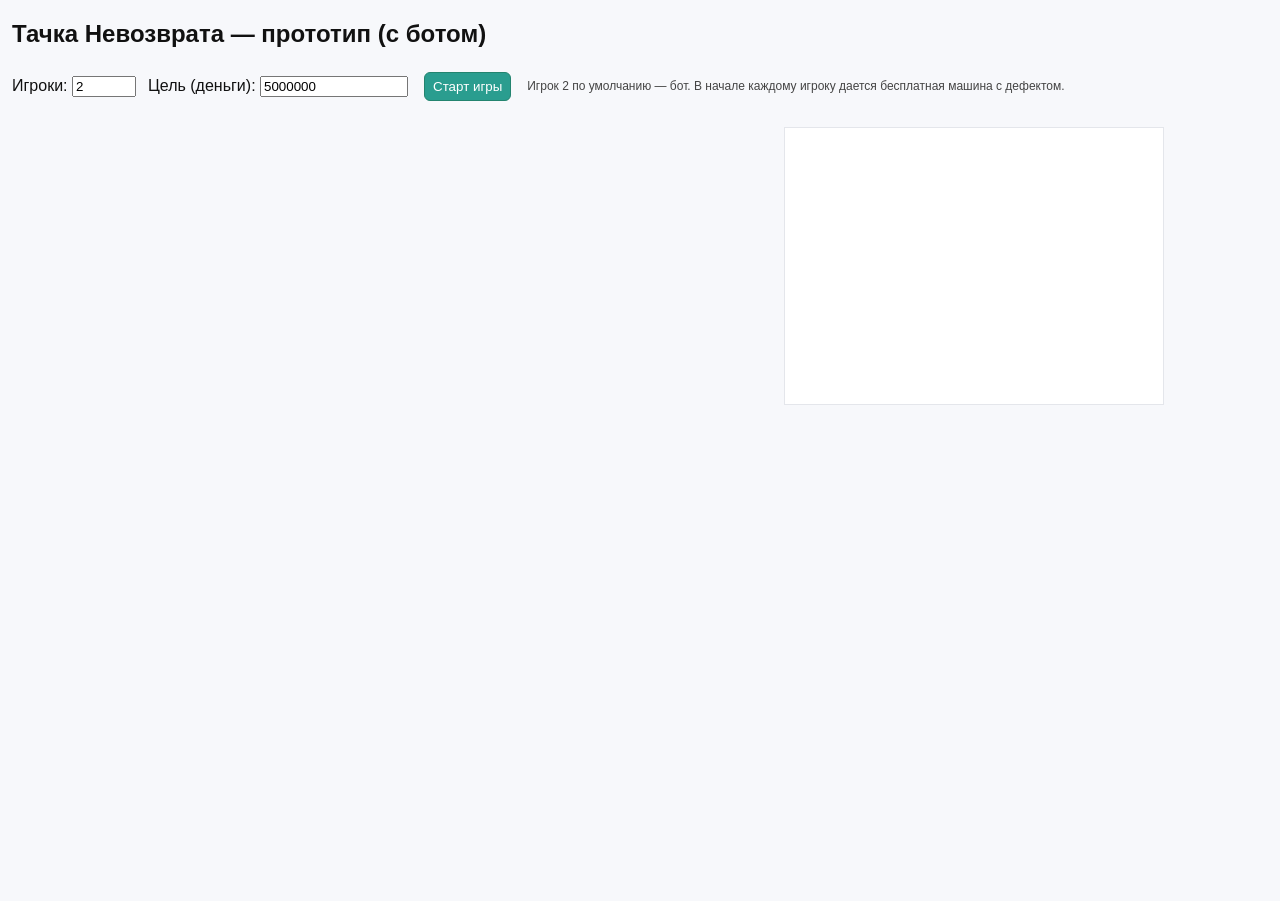
<file: car/game.html>
<!doctype html>
<html lang="ru">
<head>
  <meta charset="utf-8">
  <title>Тачка Невозврата — прототип (с ботом)</title>
  <meta name="viewport" content="width=device-width,initial-scale=1">
  <style>
    body { font-family: Arial, sans-serif; margin:12px; background:#f7f8fb; color:#111; }
    .topbar { display:flex; gap:12px; align-items:center; margin-bottom:8px; flex-wrap:wrap;}
    #boardWrap { width:760px; height:760px; margin:8px 0; position:relative; }
    #board { position:absolute; inset:0; border-radius:50%; }
    .cell {
      position:absolute;
      width:140px; height:100px;
      transform-origin:center;
      background:#fff;
      border:1px solid #cfcfcf;
      border-radius:10px;
      padding:6px;
      box-sizing:border-box;
      display:flex;
      flex-direction:column;
      justify-content:space-between;
      font-size:13px;
      box-shadow:0 2px 6px rgba(0,0,0,0.04);
    }
    .cell .title { font-weight:700; text-align:center; }
    .tokens { display:flex; gap:4px; justify-content:center; align-items:center; flex-wrap:wrap; min-height:22px; }
    .token { width:20px; height:20px; border-radius:50%; color:#fff; font-size:12px; display:flex; align-items:center; justify-content:center; border:2px solid #fff; box-shadow:0 1px 0 rgba(0,0,0,0.08) inset;}
    #players { margin-top:6px; display:flex; gap:12px; flex-wrap:wrap; }
    .player { border:1px solid #e2e2e2; padding:8px; border-radius:6px; width:320px; background:#fff; }
    .controls { margin-top:8px; }
    button{ margin:4px; padding:6px 8px; cursor:pointer; border-radius:6px; border:1px solid #bbb; background:#fff; }
    button.primary{ background:#2a9d8f; color:#fff; border-color:#23846f; }
    #log { margin-top:8px; height:260px; overflow:auto; border:1px solid #e4e6eb; padding:8px; background:#fff; }
    .small { font-size:12px; color:#444; }
    .goal { font-weight:700; color:#155; }
  </style>
</head>
<body>

  <h2>Тачка Невозврата — прототип (с ботом)</h2>

  <div class="topbar">
    <div>Игроки: <input id="numPlayers" type="number" min="1" max="5" value="2" style="width:56px"></div>
    <div>Цель (деньги): <input id="goalMoney" type="number" value="5000000" style="width:140px"></div>
    <button id="startBtn" class="primary">Старт игры</button>
    <div class="small">Игрок 2 по умолчанию — бот. В начале каждому игроку дается бесплатная машина с дефектом.</div>
  </div>

  <div style="display:flex; align-items:flex-start;">
    <div id="boardWrap">
      <div id="board"></div>
    </div>

    <div style="margin-left:12px; min-width:380px;">
      <div id="players"></div>

      <div class="controls">
        <div id="turnInfo" style="margin-top:6px;"></div>
        <div id="moveControls" style="display:none;margin-top:8px;">
          <div>Выберите шаг (1–6). 1–2 — бесплатно. Свыше 2 — 10k/шаг.</div>
          <div id="stepButtons"></div>
          <button id="endTurnBtn">Пропустить ход</button>
        </div>

        <div id="actionArea" style="display:none;margin-top:8px;">
          <div id="cellActionText" class="small" style="margin-bottom:6px"></div>
          <div id="actionButtons"></div>
        </div>
      </div>

      <div id="log"></div>
    </div>
  </div>

  <!-- JS будет во второй части. -->
  <script>
    // Вставить в начало <script>
(function(){
  'use strict';

  // Добавляем стили для встроенной консоли
  const css = `
    #appConsole{ position:fixed; right:12px; bottom:12px; width:360px; height:220px;
                background:rgba(18,18,18,0.92); color:#e6e6e6; font-family:monospace;
                font-size:12px; border-radius:8px; box-shadow:0 6px 18px rgba(0,0,0,0.5);
                z-index:99999; display:flex; flex-direction:column; overflow:hidden; }
    #appConsole .head{ padding:6px 8px; background:rgba(255,255,255,0.03); display:flex; gap:6px; align-items:center; }
    #appConsole .head button{ background:transparent; border:1px solid rgba(255,255,255,0.06); color:#ddd; padding:4px 6px; border-radius:4px; cursor:pointer; }
    #appConsole .body{ padding:8px; overflow:auto; flex:1; }
    #appConsole .line{ margin-bottom:6px; white-space:pre-wrap; }
    #appConsole .err{ color:#ff9b9b }
    #appConsole .warn{ color:#ffd58a }
    #appConsole .info{ color:#9bdcff }
  `;
  const st = document.createElement('style'); st.textContent = css; document.head.appendChild(st);

  // Создаём контейнер консоли
  const appConsole = document.createElement('div');
  appConsole.id = 'appConsole';
  appConsole.innerHTML = `
    <div class="head">
      <strong style="flex:1">App Console</strong>
      <button id="ac-clear">Clear</button>
      <button id="ac-toggle">Hide</button>
    </div>
    <div class="body" id="ac-body"></div>
  `;
  document.body.appendChild(appConsole);
  const acBody = document.getElementById('ac-body');
  document.getElementById('ac-clear').onclick = ()=> acBody.innerHTML = '';
  document.getElementById('ac-toggle').onclick = (e)=>{
    if(acBody.style.display === 'none'){ acBody.style.display='block'; e.target.textContent='Hide'; }
    else { acBody.style.display='none'; e.target.textContent='Show'; }
  };

  function appendLine(text, cls){
    const d = document.createElement('div');
    d.className = 'line ' + (cls||'');
    d.textContent = (new Date()).toLocaleTimeString() + ' — ' + text;
    acBody.prepend(d);
  }

  // Сохраняем оригиналы
  const _log = console.log.bind(console);
  const _warn = console.warn.bind(console);
  const _error = console.error.bind(console);

  // Перехват console.*
  console.log = function(...args){ _log(...args); appendLine(args.map(a=>formatForConsole(a)).join(' '), 'info'); };
  console.warn = function(...args){ _warn(...args); appendLine(args.map(a=>formatForConsole(a)).join(' '), 'warn'); };
  console.error = function(...args){ _error(...args); appendLine(args.map(a=>formatForConsole(a)).join(' '), 'err'); };

  function formatForConsole(v){
    try { if(typeof v === 'object') return JSON.stringify(v); return String(v); } catch(e){ return String(v); }
  }

  // Глобальный перехват ошибок
  window.addEventListener('error', function(ev){
    const msg = `${ev.message} — ${ev.filename}:${ev.lineno}:${ev.colno}\nStack: ${ev.error && ev.error.stack ? ev.error.stack : '—'}`;
    appendLine(msg, 'err');
    console.error(ev.error || ev.message);
  });

  window.addEventListener('unhandledrejection', function(ev){
    const reason = ev.reason && ev.reason.stack ? ev.reason.stack : JSON.stringify(ev.reason);
    appendLine('UnhandledRejection: ' + reason, 'err');
    console.error('UnhandledRejection', ev.reason);
  });

  // Удобный вывод ошибок из try/catch
  window.appShowError = function(err){
    try{
      const text = err && err.stack ? err.stack : (typeof err === 'object' ? JSON.stringify(err) : String(err));
      appendLine('ERROR: ' + text, 'err');
      console.error(err);
    }catch(e){ _error('appShowError fail', e); }
  };

  // Инициализация: защищённое выполнение callback после DOMContentLoaded
  function safeInit(callback){
    document.addEventListener('DOMContentLoaded', ()=>{
      try{
        callback();
        appendLine('Инициализация завершена', 'info');
      }catch(e){
        appShowError(e);
      }
    });
  }

  // Экспортируем safeInit наружу, чтобы подключаемый код использовал его
  window.appSafeInit = safeInit;

  // Сообщение сразу (на случай, если код добавлен после DOMContentLoaded)
  appendLine('Встроенная консоль готова. Сообщения и ошибки будут показаны здесь.', 'info');

})(); // конец IIFE

appSafeInit(()=>{

  // Пример "безопасного" назначения кнопки Start (удобно вставить в существующий init)
  try {
    const startBtn = document.getElementById('startBtn');
    if (!startBtn) {
      console.error('startBtn не найден в DOM — проверьте id кнопки (должен быть <button id="startBtn">Старт</button>)');
    } else {
      startBtn.addEventListener('click', ()=> {
        try {
          if (typeof startGame !== 'function') {
            throw new Error('startGame() не определена — проверьте порядок подключения скриптов');
          }
          startGame();
        } catch(err) {
          appShowError(err);
        }
      });
      console.log('startBtn назначен');
    }

    // По аналогии привяжите другие элементы (goalMoney, и т.д.) здесь или в вашем основном init.
    const goalMoneyEl = document.getElementById('goalMoney');
    if (goalMoneyEl) goalMoneyEl.addEventListener('change', ()=>{ FINISH_GOAL = parseInt(goalMoneyEl.value) || FINISH_GOAL; });

  } catch(e){
    appShowError(e);
  }

});
    /* Вставьте сюда следующую часть — весь игровой JS */
    const START_MONEY = 150000;
let FINISH_GOAL = 5000000;
const PLAYER_COLORS = ['#e63946','#2a9d8f','#f4a261','#0077b6','#6a4c93'];

const boardTemplate = [
  { id:0, type:'start', name:'СТАРТ' },
  { id:1, type:'vedra', name:'ВЁДРА' },
  { id:2, type:'car', name:'БИТЬЕ', carClass:'bitye' },
  { id:3, type:'service', name:'АВТОСЕРВИС' },
  { id:4, type:'car', name:'ВЁДРА CELL', carClass:'vedra' },
  { id:5, type:'race', name:'ГОНКА (+1 старт)', raceBonus:'plus1' },
  { id:6, type:'car', name:'ПРЕМИУМ', carClass:'premium' },
  { id:7, type:'skupka', name:'СКУПКА' },
  { id:8, type:'car', name:'РЕТРО', carClass:'retro' },
  { id:9, type:'autopodbor', name:'АВТОПОДБОР' },
  { id:10, type:'race', name:'ГОНКА (переброс)', raceBonus:'reroll' },
  { id:11, type:'prokat', name:'ПРОКАТ' },
  { id:12, type:'finish', name:'ФИНИШ' }
];

const sampleVehicles = [
  { id:1, name:'LADA GRANTA', class:'vedra', buy:120000, sell:400000, repair:130000 },
  { id:2, name:'ZAZ TAVRIA', class:'bitye', buy:40000, sell:100000, repair:70000 },
  { id:3, name:'MOSKVICH', class:'bitye', buy:60000, sell:120000, repair:80000 },
  { id:4, name:'FORD FOCUS', class:'premium', buy:250000, sell:600000, repair:180000 },
  { id:5, name:'TOYOTA COROLLA', class:'premium', buy:300000, sell:700000, repair:200000 },
  { id:6, name:'BMW 3', class:'premium', buy:850000, sell:1400000, repair:350000 },
  { id:7, name:'MERCEDES C', class:'premium', buy:1100000, sell:1900000, repair:500000 },
  { id:8, name:'GAZ RETRO', class:'retro', buy:2200000, sell:3800000, restoration:900000 },
  { id:9, name:'VOLGA RETRO', class:'retro', buy:2500000, sell:4200000, restoration:1000000 },
  { id:10, name:'OPEL ASTRA', class:'premium', buy:320000, sell:650000, repair:210000 },
  { id:11, name:'NIVA 4x4', class:'vedra', buy:140000, sell:380000, repair:120000 },
  { id:12, name:'TRABANT', class:'bitye', buy:50000, sell:110000, repair:60000 },
  { id:13, name:'AUDI A4', class:'premium', buy:950000, sell:1600000, repair:420000 },
  { id:14, name:'RETRO LIMO', class:'retro', buy:2800000, sell:4800000, restoration:1200000 }
];

const defectDeck = [
  { id:1, name:'КАПИТАЛЬНЫЙ РЕМОНТ', multiplier:1.0 },
  { id:2, name:'ДВИГУН', multiplier:0.7 },
  { id:3, name:'КОРОБКА', multiplier:0.5 },
  { id:4, name:'ЭЛЕКТРИКА', multiplier:0.25 },
  { id:5, name:'КУЗОВ', multiplier:0.4 }
];

let players = [];
let deck = [];
let defects = [];
let order = [];
let curOrderIndex = 0;
let gameStarted = false;

const boardEl = document.getElementById('board');
const playersEl = document.getElementById('players');
const logEl = document.getElementById('log');
const turnInfo = document.getElementById('turnInfo');
const moveControls = document.getElementById('moveControls');
const stepButtons = document.getElementById('stepButtons');
const actionArea = document.getElementById('actionArea');
const cellActionText = document.getElementById('cellActionText');
const actionButtons = document.getElementById('actionButtons');
const endTurnBtn = document.getElementById('endTurnBtn');

document.getElementById('startBtn').onclick = startGame;
    document.getElementById('goalMoney').onchange = ()=>{ FINISH_GOAL = parseInt(document.getElementById('goalMoney').value) || FINISH_GOAL; };

function log(msg){ const d = document.createElement('div'); d.textContent = `${new Date().toLocaleTimeString()} — ${msg}`; logEl.prepend(d); }
function shuffle(a){ for(let i=a.length-1;i>0;i--){ const j=Math.floor(Math.random()*(i+1)); [a[i],a[j]]=[a[j],a[i]]; } }
function formatMoney(n){ return (n/1000).toFixed(0) + 'k'; }
function rollDie(){ return Math.floor(Math.random()*6)+1; }

function buildBoard(){
  boardEl.innerHTML = '';
  const N = boardTemplate.length;
  const cx = boardEl.clientWidth/2;
  const cy = boardEl.clientHeight/2;
  const radius = Math.min(cx,cy) - 90;
  for(let i=0;i<N;i++){
    const c = boardTemplate[i];
    const angle = (i / N) _ Math.PI _ 2 - Math.PI/2;
    const x = cx + Math.cos(angle) * radius - 70;
    const y = cy + Math.sin(angle) * radius - 50;
    const el = document.createElement('div');
    el.className = 'cell';
    el.id = 'cell-'+c.id;
    el.style.left = x+'px';
    el.style.top = y+'px';
    el.innerHTML = `<div class="title">${c.name}</div><div class="small">#${c.id} ${c.carClass?('['+c.carClass+']'):''}</div><div class="tokens" id="tokens-${c.id}"></div>`;
    boardEl.appendChild(el);
  }
}
    function renderPlayers(){
  playersEl.innerHTML = '';
  for(const c of boardTemplate){
    const t = document.getElementById('tokens-'+c.id);
    if(t) t.innerHTML = '';
  }
  for(const p of players){
    const div = document.createElement('div');
    div.className = 'player';
    div.id = 'player-'+p.id;
    const carsHtml = p.cars.map(c=>`<div style="margin:4px 0;padding:4px;border-radius:4px;background:#f0f8ff;font-size:12px">${c.name} — ${c.state}${c.defect?(' / '+c.defect.name):''} — Рем: ${formatMoney(c.repairCost||0)}</div>`).join('') || '<i>нет</i>';
    div.innerHTML = `<div style="display:flex;align-items:center;gap:8px"><div style="width:18px;height:18px;background:${p.color};border-radius:50%"></div><b>${p.name}</b> ${p.bot?'<span class="small"> (БОТ)</span>':''}</div>
      <div>Деньги: <b>${formatMoney(p.money)}</b></div>
      <div>Позиция: <b>${p.pos}</b> — <span class="small">${boardTemplate[p.pos].name}</span></div>
      <div>Авто:<br>${carsHtml}</div>`;
    playersEl.appendChild(div);
    const tokens = document.getElementById('tokens-'+p.pos);
    if(tokens){
      const tok = document.createElement('div');
      tok.className = 'token';
      tok.style.background = p.color;
      tok.textContent = (p.id+1);
      tok.title = p.name + (p.bot? ' (БОТ)':'');
      tokens.appendChild(tok);
    }
  }
  const curPlayer = getCurrentPlayer();
  if(curPlayer){
    turnInfo.textContent = `${curPlayer.name} — ход. Деньги: ${formatMoney(curPlayer.money)}. Цель: ${formatMoney(FINISH_GOAL)}.`;
  } else turnInfo.textContent = '';
}

function startGame(){
  const num = Math.max(1, Math.min(5, parseInt(document.getElementById('numPlayers').value) || 2));
  players = [];
  for(let i=0;i<num;i++){
    players.push({ id:i, name:'Игрок '+(i+1), money:START_MONEY, pos:0, cars:[], color:PLAYER_COLORS[i%PLAYER COLORS.length], bot:false });
  }
  if(players[1]){ players[1].name = 'Бот'; players[1].bot = true; }
  deck = sampleVehicles.slice();
  defects = defectDeck.slice();
  shuffle(deck);
  shuffle(defects);
  order = players.map(p=>p.id);
  shuffle(order);
  curOrderIndex = 0;
  gameStarted = true;
  buildBoard();
  // каждому бесплатно выдаём машину (не ретро)
  for(const p of players){
    const freeCar = drawFreeCarForPlayer();
    if(freeCar){ p.cars.push(freeCar); log(`${p.name} бесплатно получил ${freeCar.name}${freeCar.defect?(' (дефект: '+freeCar.defect.name+')'):''}`); }
  }
  renderPlayers();
  log('Игра начата. Порядок: ' + order.map(i=>'Игрок '+(i+1)).join(', '));
  setTimeout(nextTurn, 300);
}

function drawFreeCarForPlayer(){
  let pickIndex = deck.findIndex(d=>d.class !== 'retro');
  if(pickIndex === -1){
    deck = sampleVehicles.slice(); shuffle(deck);
    pickIndex = deck.findIndex(d=>d.class !== 'retro');
    if(pickIndex === -1) pickIndex = 0;
  }
  const car = deck.splice(pickIndex,1)[0];
  let defect = null;
  if(car.class !== 'retro'){
    defect = defects[Math.floor(Math.random()*defects.length)];
  }
  const repairCost = car.class==='retro' ? (car.restoration||0) : Math.round((car.repair||0) * (defect?defect.multiplier:1));
  return { name:car.name, class:car.class, buy:car.buy, sell:car.sell, repairCost, defect:defect, state: car.class==='retro' ? 'need_restoration' : 'broken' };
}
    function nextTurn(){
  for(const p of players){
    if(p.money >= FINISH_GOAL){
      log(`Победитель: ${p.name} достиг цели ${formatMoney(p.money)}!`);
      alert(`Победитель: ${p.name}!`);
      gameStarted = false;
      moveControls.style.display = 'none';
      actionArea.style.display = 'none';
      return;
    }
  }
  if(!gameStarted) return;
  const pid = order[curOrderIndex % order.length];
  const player = players.find(p=>p.id===pid);
  renderPlayers();
  if(player.bot){
    moveControls.style.display = 'none';
    actionArea.style.display = 'none';
    log(`${player.name} (бот) готовится к ходу...`);
    setTimeout(()=>botTakeTurn(player), 800);
  } else {
    showMoveControls(player);
  }
}

function getCurrentPlayer(){ const pid = order[curOrderIndex % order.length]; return players.find(p=>p.id===pid); }

function showMoveControls(player){
  moveControls.style.display = 'block';
  actionArea.style.display = 'none';
  stepButtons.innerHTML = '';
  for(let s=1;s<=6;s++){
    const cost = Math.max(0, s-2) * 10000;
    const btn = document.createElement('button');
    btn.textContent = `${s} (стоимость ${formatMoney(cost)})`;
    btn.onclick = ()=>doMove(player, s, cost);
    stepButtons.appendChild(btn);
  }
  endTurnBtn.onclick = ()=>{ log(`${player.name} пропускает ход`); curOrderIndex++; nextTurn(); };
}

function doMove(player, steps, cost){
  if(player.money < cost){ alert('Нет денег на оплату хода'); return; }
  player.money -= cost;
  player.pos = (player.pos + steps) % boardTemplate.length;
  log(`${player.name} переместился на ${steps} и теперь на клетке ${boardTemplate[player.pos].name}`);
  moveControls.style.display='none';
  renderPlayers();
  handleCell(player, boardTemplate[player.pos]);
}

function handleCell(player, cell){
  actionArea.style.display = 'block';
  actionButtons.innerHTML = '';
  cellActionText.textContent = `Вы на ${cell.name}. Выберите действие:`;
  const skip = document.createElement('button'); skip.textContent = 'Не использовать клетку';
  skip.onclick = ()=>{ log(`${player.name} отказался от действия на ${cell.name}`); curOrderIndex++; nextTurn(); };
  actionButtons.appendChild(skip);

  if(cell.type === 'skupka'){
    const sell = document.createElement('button'); sell.textContent = 'Продать починённые машины';
    sell.onclick = ()=>sellAtSkupka(player);
    actionButtons.appendChild(sell);
  }
  if(cell.type === 'vedra'){
    const draw = document.createElement('button'); draw.textContent = 'Вытянуть машину (ВЁДРА) — недорогая';
    draw.onclick = ()=>drawVedra(player);
    actionButtons.appendChild(draw);
  }
  if(cell.type === 'car' && cell.carClass === 'retro'){
    const auctionBtn = document.createElement('button'); auctionBtn.textContent = 'Аукцион РЕТРО';
    auctionBtn.onclick = ()=>startRetroAuction(player);
    actionButtons.appendChild(auctionBtn);
  }
  if(cell.type === 'car' && cell.carClass && cell.carClass !== 'retro'){
    const buyBtn = document.createElement('button');
    buyBtn.textContent = `Купить машину класса ${cell.carClass}`;
    buyBtn.onclick = ()=>offerCarByClass(player, cell.carClass);
    actionButtons.appendChild(buyBtn);
  }
  if(cell.type === 'service'){
    const repairBtn = document.createElement('button'); repairBtn.textContent = 'Чинить/реставрировать машину';
    repairBtn.onclick = ()=>openService(player);
    const taxiBtn = document.createElement('button'); taxiBtn.textContent = 'Таксовать (бросок кубика *10k)';
    taxiBtn.onclick = ()=>taxiAction(player);
    actionButtons.appendChild(repairBtn); actionButtons.appendChild(taxiBtn);
  }
  if(cell.type === 'autopodbor'){
    const pickBtn = document.createElement('button'); pickBtn.textContent = 'Автоподбор (случайная машина, не ретро)';
    pickBtn.onclick = ()=>autopodbor(player);
    actionButtons.appendChild(pickBtn);
  }
  if(cell.type === 'prokat'){
    const rentBtn = document.createElement('button'); rentBtn.textContent = 'Сдать машину в прокат';
    rentBtn.onclick = ()=>rentCar(player);
    actionButtons.appendChild(rentBtn);
  }
  if(cell.type === 'race'){
    const raceBtn = document.createElement('button'); raceBtn.textContent = 'Начать гонку';
    raceBtn.onclick = ()=>startRace(player, cell.raceBonus);
    actionButtons.appendChild(raceBtn);
  }
  if(cell.type === 'finish'){
    const finishBtn = document.createElement('button'); finishBtn.textContent = 'Проверить финал (заявить победу)';
    finishBtn.onclick = ()=>tryFinish(player);
    actionButtons.appendChild(finishBtn);
  }

  renderPlayers();

  if(player.bot){
    actionArea.style.display = 'none';
    setTimeout(()=>botHandleCell(player, cell), 700);
  }
}

function sellAtSkupka(player){
  const sellable = player.cars.filter(c=>c.state==='repaired');
  if(sellable.length===0){ if(!player.bot) alert('Нет починённых машин для продажи'); curOrderIndex++; nextTurn(); return; }
  if(player.bot){
    const toSell = sellable.filter(c => (c.sell - c.buy) > 0);
    if(toSell.length===0){ log(`${player.name} (бот) решил не продавать`); curOrderIndex++; nextTurn(); return; }
    const car = toSell[0];
    player.money += car.sell;
    player.cars = player.cars.filter(x=>x!==car);
    log(`${player.name} (бот) продал ${car.name} за ${formatMoney(car.sell)}`);
    curOrderIndex++; nextTurn();
    return;
  }

  const options = sellable.map((c,i)=>`${i+1}. ${c.name} — продажа ${formatMoney(c.sell)}`).join('\n');
  const choice = prompt(`Выберите номер машины для продажи:\n${options}`);
  const idx = parseInt(choice)-1;
  if(isNaN(idx) || !sellable[idx]) return;
  const car = sellable[idx];
  player.money += car.sell;
  player.cars = player.cars.filter(x=>x!==car);
  log(`${player.name} продал ${car.name} за ${formatMoney(car.sell)}`);
  curOrderIndex++; nextTurn();
}

function drawVedra(player){
  let idx = deck.findIndex(d=>d.class==='vedra' || d.class==='bitye');
  if(idx === -1){
    deck = sampleVehicles.slice(); shuffle(deck);
    idx = deck.findIndex(d=>d.class==='vedra' || d.class==='bitye');
    if(idx === -1) idx=0;
}
  const card = deck.splice(idx,1)[0];
  const defect = card.class==='retro' ? null : defects[Math.floor(Math.random()*defects.length)];
  const repairCost = card.class==='retro' ? (card.restoration||0) : Math.round((card.repair||0) * (defect?defect.multiplier:1));
  if(player.bot){
    const buy = botDecideBuy(player, card, repairCost);
    if(buy){
      if(player.money >= card.buy){
        player.money -= card.buy;
        player.cars.push({ name:card.name, buy:card.buy, sell:card.sell, class:card.class, repairCost, defect, state: card.class==='retro' ? 'need_restoration' : 'broken' });
        log(`${player.name} (бот) купил ${card.name} за ${formatMoney(card.buy)}${defect?(' (дефект: '+defect.name+')'):''}`);
      } else {
        log(`${player.name} (бот) хотел купить ${card.name}, но не хватило денег`);
        deck.unshift(card);
      }
    } else {
      deck.unshift(card);
      log(`${player.name} (бот) отказался от ${card.name}`);
    }
    curOrderIndex++; nextTurn();
    return;
  }
  const want = confirm(`${player.name} вытянул ${card.name} (покупка ${formatMoney(card.buy)}). Хотите купить?`);
  if(want){
    if(player.money < card.buy){ alert('Нет денег'); curOrderIndex++; nextTurn(); return; }
    player.money -= card.buy;
    player.cars.push({ name:card.name, buy:card.buy, sell:card.sell, class:card.class, repairCost, defect: defect, state: card.class==='retro' ? 'need_restoration' : 'broken' });
    log(`${player.name} купил ${card.name} за ${formatMoney(card.buy)}${defect?(' (дефект: '+defect.name+')'):''}`);
  } else {
    log(`${player.name} отказался от ${card.name}`);
    deck.unshift(card);
  }
  curOrderIndex++; nextTurn();
}

function offerCarByClass(player, cls){
  const pool = deck.concat(sampleVehicles).filter(v=>v.class===cls);
  if(pool.length===0){ if(!player.bot) alert('Нет машин этого класса'); curOrderIndex++; nextTurn(); return; }
  const car = pool[Math.floor(Math.random()*pool.length)];
  const defect = car.class==='retro' ? null : defects[Math.floor(Math.random()*defects.length)];
  const repairCost = car.class==='retro' ? (car.restoration||0) : Math.round((car.repair||0) * (defect?defect.multiplier:1));
  if(player.bot){
    const buy = botDecideBuy(player, car, repairCost);
    if(buy){
      if(player.money >= car.buy){
        player.money -= car.buy;
        player.cars.push({ name:car.name, buy:car.buy, sell:car.sell, class:car.class, repairCost, defect, state: car.class==='retro' ? 'need_restoration' : 'broken' });
        log(`${player.name} (бот) купил ${car.name} за ${formatMoney(car.buy)}`);
      } else {
        log(`${player.name} (бот) хотел купить ${car.name}, но не хватило денег`);
      }
    } else {
      log(`${player.name} (бот) отказался от покупки ${car.name}`);
    }
    curOrderIndex++; nextTurn();
    return;
  }
  const want = confirm(`${player.name} видит ${car.name} (покупка ${formatMoney(car.buy)}). Хотите купить?`);
  if(want){
    if(player.money < car.buy){ alert('Нет денег'); curOrderIndex++; nextTurn(); return; }
    player.money -= car.buy;
    player.cars.push({ name:car.name, buy:car.buy, sell:car.sell, class:car.class, repairCost, defect: defect, state: car.class==='retro' ? 'need_restoration' : 'broken' });
    log(`${player.name} купил ${car.name} за ${formatMoney(car.buy)}${defect?(' (дефект: '+defect.name+')'):''}`);
  } else {
    log(`${player.name} отказался от покупки ${car.name}`);
  }
  curOrderIndex++; nextTurn();
}

function openService(player){
  const candidates = player.cars.filter(c=>c.state==='broken' || c.state==='need_restoration');
  if(candidates.length===0){ if(!player.bot) alert('Нет машин для ремонта/реставрации'); curOrderIndex++; nextTurn(); return; }
  if(player.bot){
    const choice = candidates.find(c => botDecideRepair(player, c));
    if(!choice){ log(`${player.name} (бот) решил не чинить`); curOrderIndex++; nextTurn(); return; }
    const car = choice;
    if(player.money < car.repairCost){ log(`${player.name} (бот) хотел чинить, но нет денег`); curOrderIndex++; nextTurn(); return; }
    player.money -= car.repairCost;
    car.state = 'repaired';
    log(`${player.name} (бот) отремонтировал ${car.name} за ${formatMoney(car.repairCost)}`);
    curOrderIndex++; nextTurn();
    return;
  }
  const list = candidates.map((c,i)=>`${i+1}. ${c.name} (${c.state}) — стоимость ${formatMoney(c.repairCost)}`).join('\n');
  const ans = prompt(`Выберите машину для ремонта (номер):\n${list}`);
  const idx = parseInt(ans)-1;
  if(isNaN(idx) || !candidates[idx]) return;
  const car = candidates[idx];
  if(player.money < car.repairCost){ alert('Не хватает денег'); return; }
  if(!confirm(`Потратить ${formatMoney(car.repairCost)} на ремонт ${car.name}?`)) return;
  player.money -= car.repairCost;
  car.state = 'repaired';
  log(`${player.name} отремонтировал ${car.name} за ${formatMoney(car.repairCost)}`);
  curOrderIndex++; nextTurn();
}

function taxiAction(player){
  const roll = rollDie();
  const gain = roll * 10000;
  player.money += gain;
  log(`${player.name} таксовал: бросил ${roll}, получил ${formatMoney(gain)}`);
  curOrderIndex++; nextTurn();
}

function autopodbor(player){
  const pool = deck.concat(sampleVehicles).filter(v=>v.class!=='retro');
  if(pool.length===0){ deck = sampleVehicles.slice(); shuffle(deck); }
  const car = pool[Math.floor(Math.random()*pool.length)];
  const defect = defects[Math.floor(Math.random()*defects.length)];
  const repairCost = Math.round((car.repair||0) * defect.multiplier);
  if(player.bot){
    const buy = botDecideBuy(player, car, repairCost);
    if(buy){
      if(player.money >= car.buy){
        player.money -= car.buy;
        player.cars.push({ name:car.name, buy:car.buy, sell:car.sell, class:car.class, repairCost, defect, state:'broken' });
        log(`${player.name} (бот) купил ${car.name} на автоподборе за ${formatMoney(car.buy)} (дефект ${defect.name})`);
      } else {
        log(`${player.name} (бот) хотел автоподбор, но не хватило денег`);
      }
    } else {
      log(`${player.name} (бот) отказался от автоподбора`);
    }
    curOrderIndex++; nextTurn();
    return;
  }
  const want = confirm(`${player.name} получил ${car.name} (покупка ${formatMoney(car.buy)}). Хотите купить?`);
  if(want){
    if(player.money < car.buy){ alert('Нет денег'); curOrderIndex++; nextTurn(); return; }
    player.money -= car.buy;
    player.cars.push({ name:car.name, buy:car.buy, sell:car.sell, class:car.class, repairCost, defect, state:'broken' });
    log(`${player.name} купил ${car.name} на автоподборе за ${formatMoney(car.buy)} (дефект ${defect.name})`);
  } else {
    log(`${player.name} отказался от автоподбора`);
  }
  curOrderIndex++; nextTurn();
}

function rentCar(player){
  const rentable = player.cars.filter(c=>c.state==='repaired');
  if(rentable.length===0){ if(!player.bot) alert('Нет машин для проката'); curOrderIndex++; nextTurn(); return; }
  if(player.bot){
    const car = rentable[0];
    const reward = Math.round(car.sell*0.1);
    player.money += reward;
    log(`${player.name} (бот) сдал ${car.name} в прокат и получил ${formatMoney(reward)}`);
    curOrderIndex++; nextTurn();
    return;
  }
  const list = rentable.map((c,i)=>`${i+1}. ${c.name} — вознаграждение ${formatMoney(Math.round(c.sell*0.1))}`).join('\n');
  const choice = prompt(`Выберите машину для проката:\n${list}`);
  const idx = parseInt(choice)-1;
  if(isNaN(idx) || !rentable[idx]) return;
  const car = rentable[idx];
  const reward = Math.round(car.sell*0.1);
  player.money += reward;
  log(`${player.name} сдал ${car.name} в прокат и получил ${formatMoney(reward)}`);
  curOrderIndex++; nextTurn();
}

function startRace(player, bonusType){
  const others = players.filter(p=>p.id!==player.id);
  if(others.length===0){ if(!player.bot) alert('Нет соперников'); curOrderIndex++; nextTurn(); return; }
  let opponent = null;
  if(player.bot){
    opponent = others[Math.floor(Math.random()*others.length)];
  } else {
    const list = others.map((o,i)=>`${i+1}. ${o.name} (${formatMoney(o.money)})`).join('\n');
    const ans = prompt(`Выберите соперника для гонки:\n${list}`);
    const idx = parseInt(ans)-1;
    if(isNaN(idx) || !others[idx]) return;
    opponent = others[idx];
  }

  const stake = Math.min(Math.round(opponent.money * 0.5), Math.round(Math.min(player.money, opponent.money)));
  if(stake <= 0){ log('Ставка 0 — гонка не проводится'); curOrderIndex++; nextTurn(); return; }

  let r1 = rollDie();
  let r2 = rollDie();
  if(bonusType === 'plus1') r1 += 1;
  if(bonusType === 'reroll' && r1 === r2){
    r1 = rollDie(); r2 = rollDie();
  }
  log(`${player.name} бросил ${r1}, ${opponent.name} бросил ${r2}. Ставка ${formatMoney(stake)} (+100k от банка)`);

  let winner, loser;
  if(r1 > r2){ winner = player; loser = opponent; }
  else if(r2 > r1){ winner = opponent; loser = player; }
  else { log('Ничья — никто не получает ставку'); curOrderIndex++; nextTurn(); return; }

  const actualTransfer = Math.min(stake, loser.money);
  loser.money -= actualTransfer;
  winner.money += actualTransfer + 100000;
  log(`${winner.name} выиграл гонку и получает ${formatMoney(actualTransfer)} от ${loser.name} +100k из банка`);
  curOrderIndex++; nextTurn();
}

function startRetroAuction(initiator){
  let idx = deck.findIndex(d=>d.class==='retro');
  let car;
  if(idx === -1){
    idx = sampleVehicles.findIndex(v=>v.class==='retro');
    if(idx === -1){ if(!initiator.bot) alert('Нет ретро машин'); curOrderIndex++; nextTurn(); return; }
    car = sampleVehicles[idx];
  } else {
    car = deck.splice(idx,1)[0];
  }

  let currentBid = Math.max(car.buy || 0, 1000000);
  let currentWinner = null;
  const activePlayers = players.slice();
  let passes = 0;
  let i = 0;

  while(passes < activePlayers.length){
    const p = activePlayers[i % activePlayers.length];
    if(p.money < currentBid){ passes++; i++; continue; }
    if(p.bot){
      const maxPay = Math.max(0, Math.round((car.sell || 0) * 0.7) - (car.restoration||0));
      const willing = Math.min(p.money, maxPay);
      if(willing > currentBid && Math.random() > 0.4){
        currentBid = Math.min(p.money, currentBid + 100000);
        currentWinner = p;
        passes = 0;
        log(`${p.name} (бот) повысил ставку до ${formatMoney(currentBid)}`);
      } else {
        passes++;
      }
    } else {
      const ans = prompt(`${p.name}, текущая ставка ${formatMoney(currentBid)}. Введите новую ставку (кратность 100k) или ОК чтобы пасовать:`);
      const val = parseInt(ans);
      if(!isNaN(val) && val > currentBid && val <= p.money){
        currentBid = val;
        currentWinner = p;
        passes = 0;
      } else {
        passes++;
      }
    }
    i++;
  }

  if(!currentWinner){ log('Аукцион завершился без ставок'); deck.unshift(car); curOrderIndex++; nextTurn(); return; }

  // перевод денег и выдача машины
  const pay = Math.min(currentWinner.money, currentBid);
  currentWinner.money -= pay;
  currentWinner.cars.push({ name:car.name, buy:pay, sell:car.sell, class:car.class, repairCost:car.restoration||0, defect:null, state:'need_restoration' });
  log(`${currentWinner.name} выиграл аукцион за ${formatMoney(pay)} и получил ${car.name}`);
  curOrderIndex++; nextTurn();
}

function botDecideBuy(bot, car, repairCost){
  // простой эвристический критерий
  const potentialProfit = (car.sell || 0) - (car.buy || 0) - (repairCost || 0);
  if(potentialProfit > 200000 && bot.money > car.buy + repairCost) return true;
  if(car.class === 'vedra' && bot.money > car.buy + repairCost) return Math.random() > 0.5;
  return false;
}

function botDecideRepair(bot, car){
  // ремонт если прибыль после продажи перекрывает расходы или машина дорогая ретро
  if(car.state === 'need_restoration') return (car.sell - car.repairCost) > 100000 || bot.money > FINISH_GOAL*0.2;
  return (car.sell - car.repairCost) > 50000;
}

function botTakeTurn(bot){
  // бот бросает случайно 1-6, с учётом простого решения платить ли за дальние шаги
  const s = Math.floor(Math.random()*6)+1;
  const cost = Math.max(0, s-2) * 10000;
  if(bot.money < cost){
    log(`${bot.name} (бот) не может оплатить ход, пропускает`);
    curOrderIndex++; nextTurn();
    return;
    }
  doMove(bot, s, cost);
}

function botHandleCell(bot, cell){
  // простая последовательность действий: сервис > продажа > автоподбор > не использовать
  if(cell.type === 'service'){
    openService(bot); return;
  }
  if(cell.type === 'skupka'){
    sellAtSkupka(bot); return;
  }
  if(cell.type === 'autopodbor'){
    autopodbor(bot); return;
  }
  if(cell.type === 'vedra'){
    drawVedra(bot); return;
  }
  if(cell.type === 'car' && cell.carClass === 'retro'){
    startRetroAuction(bot); return;
  }
  // иначе пропустить
  log(`${bot.name} (бот) ничего не делает на ${cell.name}`);
  curOrderIndex++; nextTurn();
}

function tryFinish(player){
  if(player.money >= FINISH_GOAL){
    log(`${player.name} объявил о победе с ${formatMoney(player.money)}!`);
    alert(`${player.name} победил!`);
    gameStarted = false;
    moveControls.style.display = 'none';
    actionArea.style.display = 'none';
  } else {
    alert('Недостаточно денег для победы');
  }
}
  </script>

</body>

</html>
</file>
